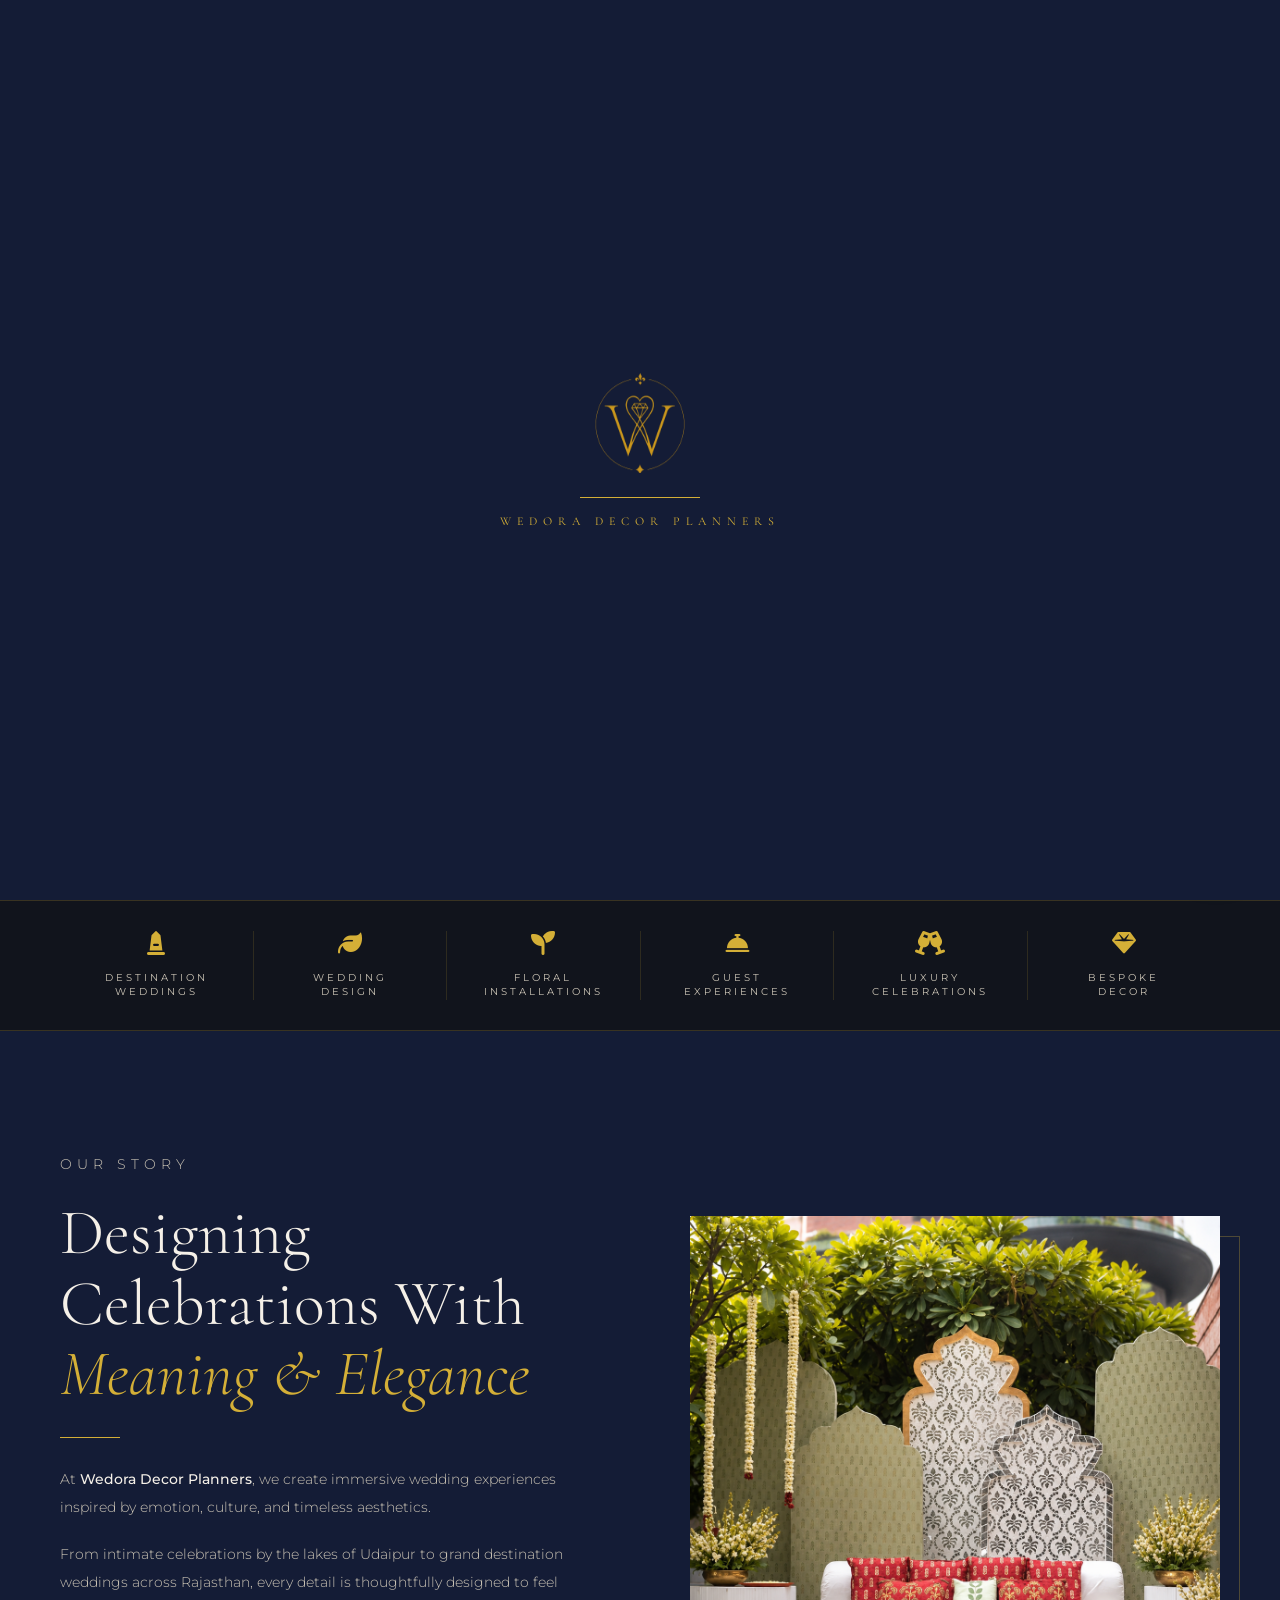
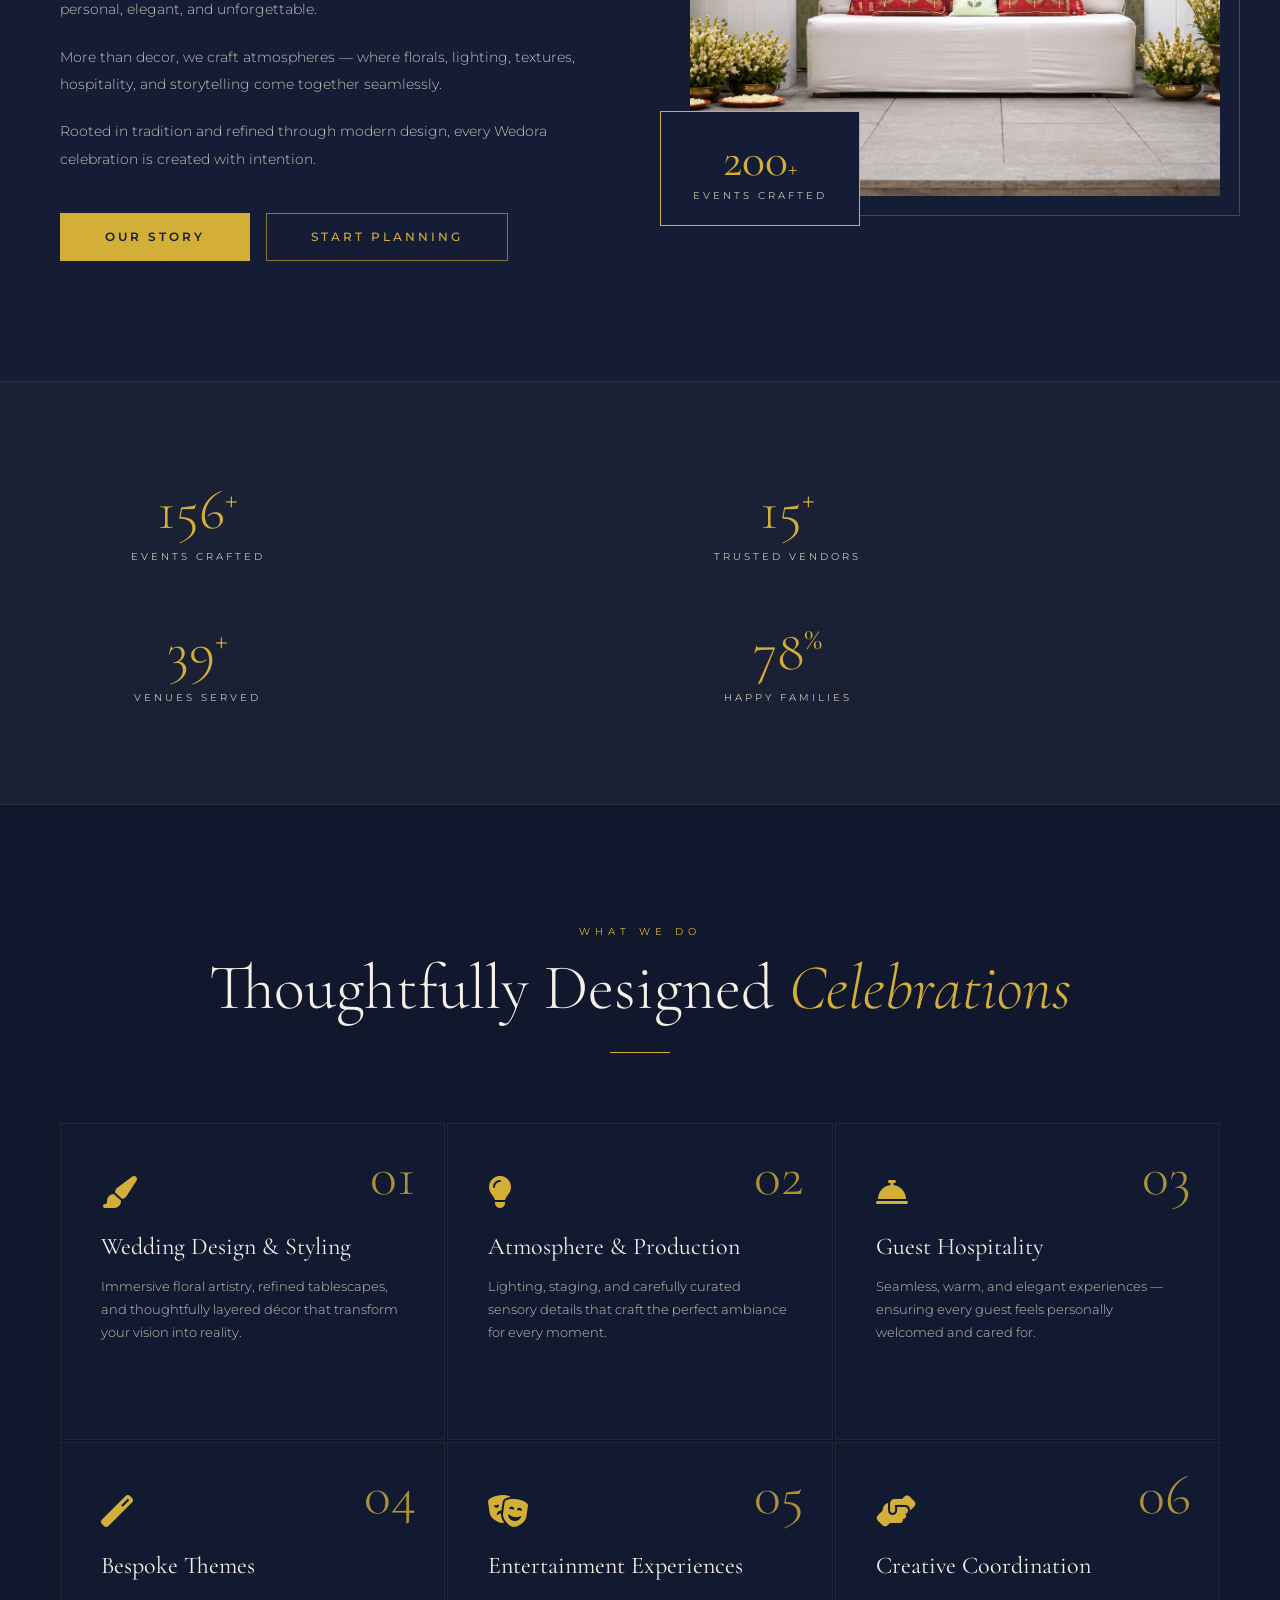
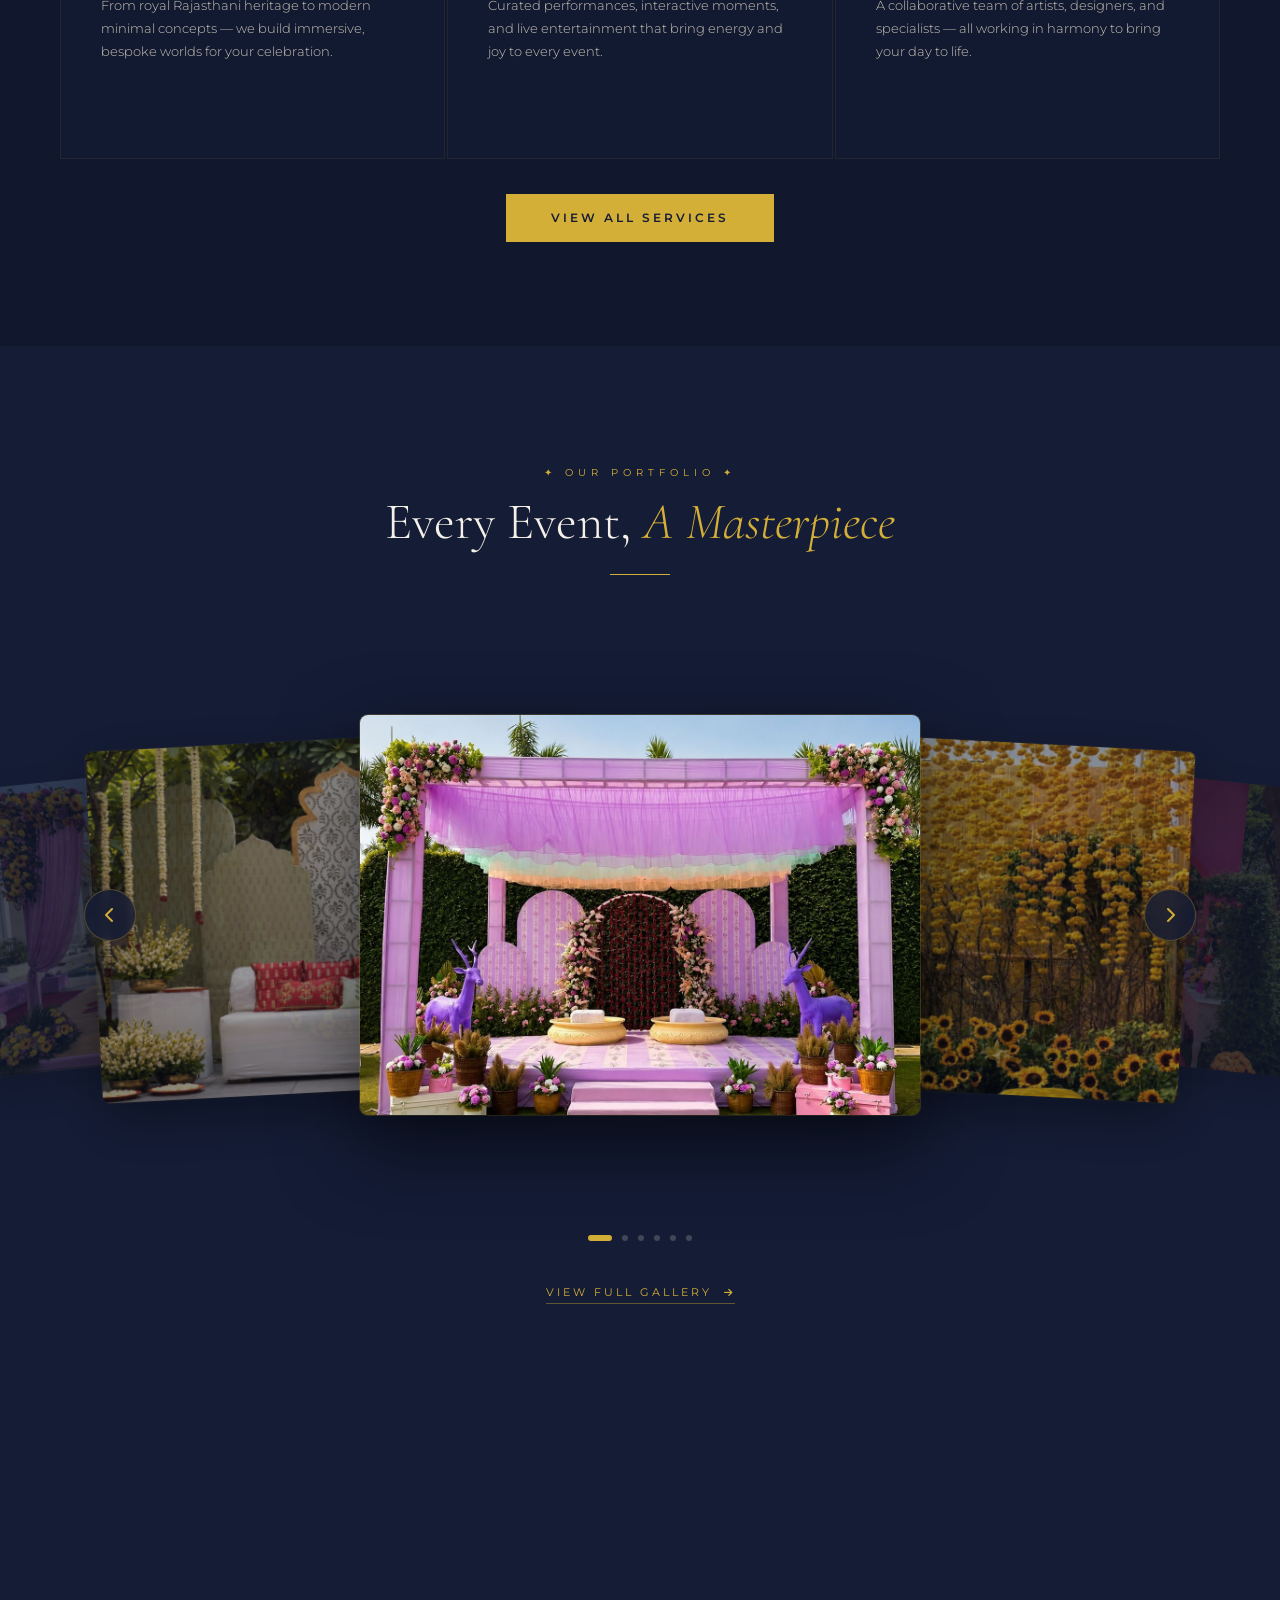
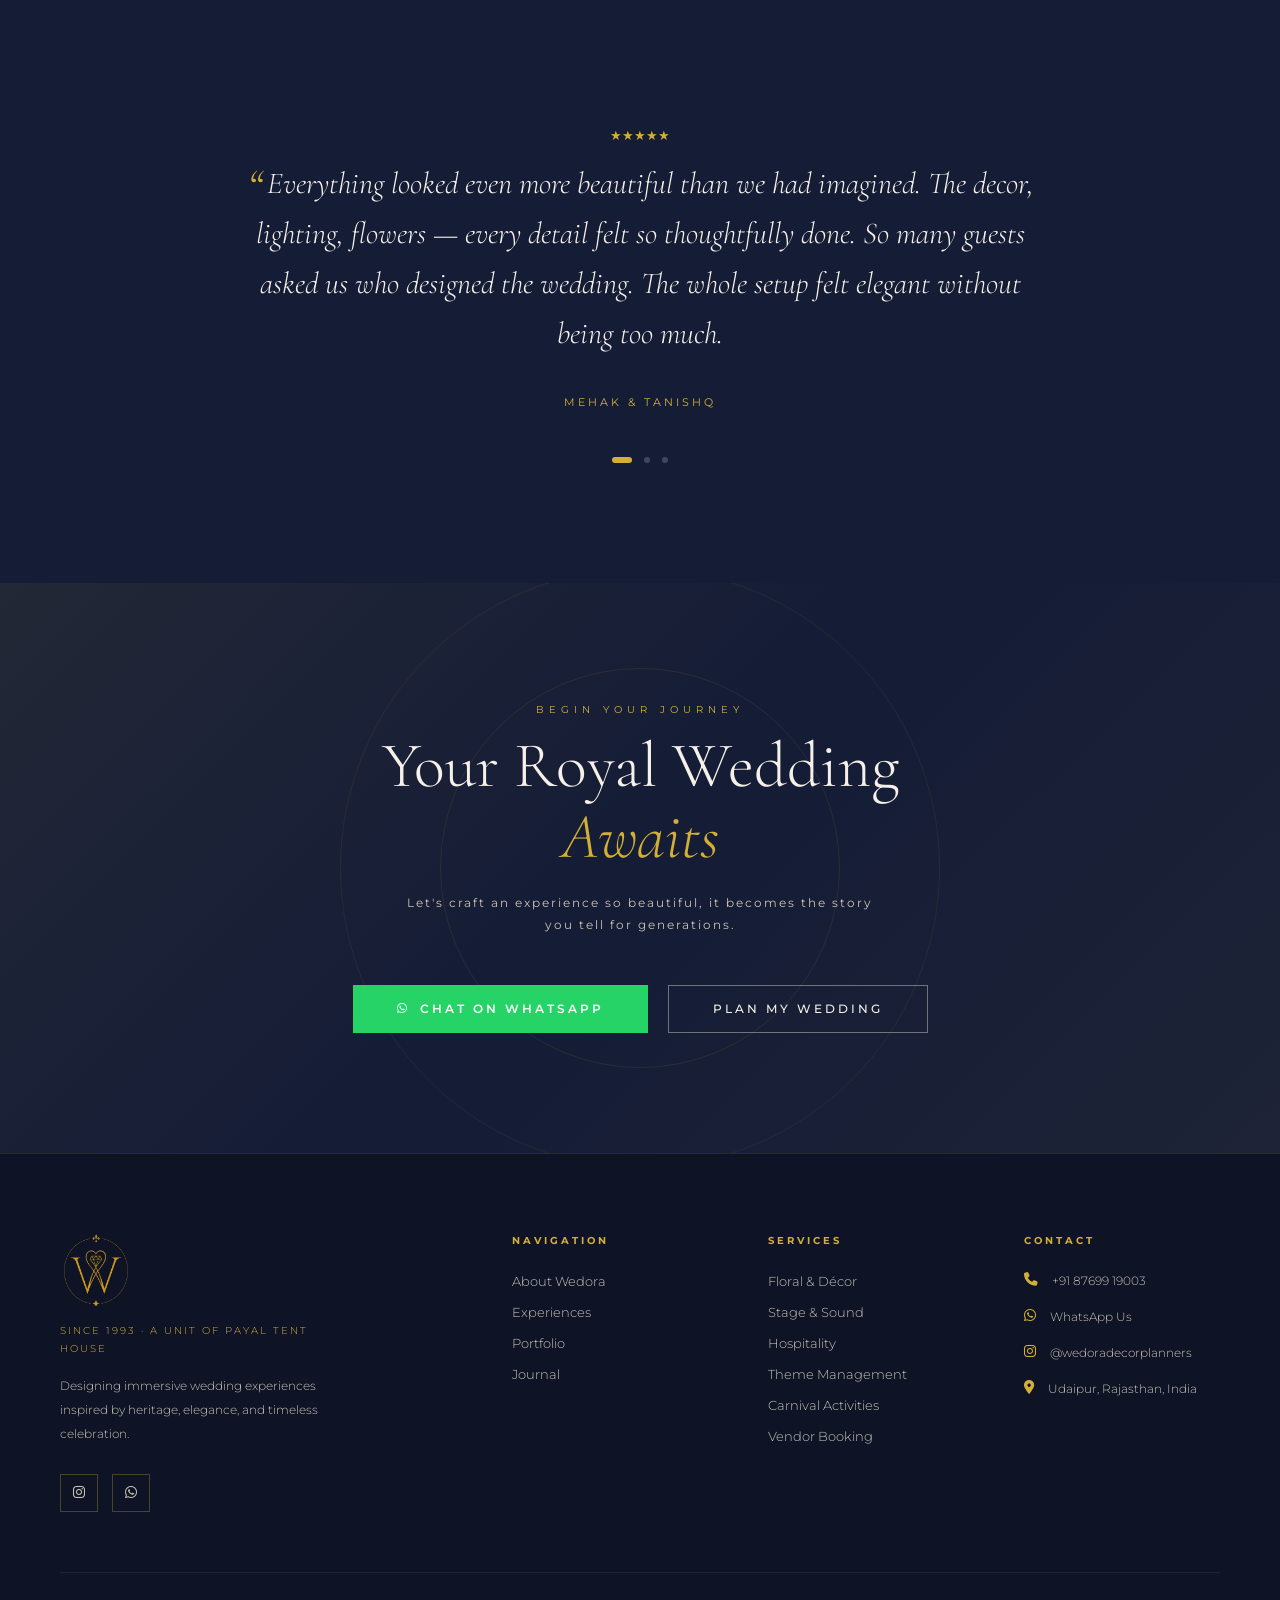
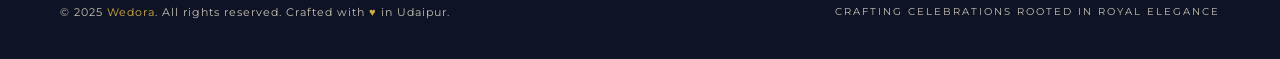
<file: index.html>
<!DOCTYPE html>
<html lang="en">

<head>
  <meta charset="UTF-8" />
  <meta name="viewport" content="width=device-width, initial-scale=1.0" />
  <title>Wedora — Crafting Celebrations Rooted in Royal Elegance</title>
  <link
    href="https://fonts.googleapis.com/css2?family=Cormorant+Garamond:ital,wght@0,300;0,400;0,600;1,300;1,400&family=Montserrat:wght@300;400;500;600&display=swap"
    rel="stylesheet" />
  <link rel="stylesheet" href="https://cdnjs.cloudflare.com/ajax/libs/font-awesome/6.5.0/css/all.min.css" />
  <link rel="stylesheet" href="stacked-gallery.css" />
  <style>
    :root {
      --navy: #141c36;
      --gold: #D4AF37;
      --gold-light: #e8cc6a;
      --gold-dark: #a8891f;
      --ivory: #F5F0E8;
      --ivory-dim: #c9c2b4;
      --white: #ffffff;
      --transition: cubic-bezier(0.77, 0, 0.175, 1);
    }

    *,
    *::before,
    *::after {
      margin: 0;
      padding: 0;
      box-sizing: border-box;
    }

    html {
      scroll-behavior: smooth;
      font-size: 16px;
    }

    body {
      background-color: var(--navy);
      color: var(--ivory);
      font-family: 'Montserrat', sans-serif;
      overflow-x: hidden;
    }

    ::-webkit-scrollbar {
      width: 4px;
    }

    ::-webkit-scrollbar-track {
      background: var(--navy);
    }

    ::-webkit-scrollbar-thumb {
      background: var(--gold);
      border-radius: 2px;
    }

    /* LOADER */
    #loader {
      position: fixed;
      inset: 0;
      background: var(--navy);
      display: flex;
      flex-direction: column;
      align-items: center;
      justify-content: center;
      z-index: 9999;
      transition: opacity 0.8s ease, visibility 0.8s ease;
    }

    #loader.hide {
      opacity: 0;
      visibility: hidden;
    }

    .loader-logo {
      width: 100px;
      opacity: 0;
      animation: loaderFade 1s ease 0.3s forwards;
    }

    .loader-line {
      width: 0;
      height: 1px;
      background: var(--gold);
      margin-top: 24px;
      animation: loaderLine 1.2s ease 0.8s forwards;
    }

    .loader-text {
      font-family: 'Cormorant Garamond', serif;
      color: var(--gold);
      letter-spacing: 6px;
      font-size: 0.75rem;
      margin-top: 16px;
      opacity: 0;
      text-transform: uppercase;
      animation: loaderFade 1s ease 1.5s forwards;
    }

    @keyframes loaderFade {
      to {
        opacity: 1;
      }
    }

    @keyframes loaderLine {
      to {
        width: 120px;
      }
    }

    /* NAV */
    nav {
      position: fixed;
      top: 0;
      left: 0;
      right: 0;
      z-index: 1000;
      display: flex;
      align-items: center;
      justify-content: space-between;
      padding: 24px 60px;
      transition: background 0.5s ease, padding 0.4s ease, backdrop-filter 0.5s ease;
    }

    nav.scrolled {
      background: rgba(20, 28, 54, 0.92);
      backdrop-filter: blur(16px);
      padding: 16px 60px;
      border-bottom: 1px solid rgba(212, 175, 55, 0.15);
    }

    .nav-logo img {
      height: 52px;
    }

    .nav-links {
      display: flex;
      gap: 40px;
      list-style: none;
    }

    .nav-links a {
      color: var(--ivory);
      text-decoration: none;
      font-size: 0.72rem;
      letter-spacing: 3px;
      text-transform: uppercase;
      font-weight: 500;
      position: relative;
      padding-bottom: 4px;
      transition: color 0.3s ease;
    }

    .nav-links a::after {
      content: '';
      position: absolute;
      bottom: 0;
      left: 0;
      width: 0;
      height: 1px;
      background: var(--gold);
      transition: width 0.4s var(--transition);
    }

    .nav-links a:hover,
    .nav-links a.active {
      color: var(--gold);
    }

    .nav-links a:hover::after,
    .nav-links a.active::after {
      width: 100%;
    }

    .nav-cta {
      background: transparent;
      border: 1px solid var(--gold);
      color: var(--gold);
      padding: 10px 28px;
      font-family: 'Montserrat', sans-serif;
      font-size: 0.7rem;
      letter-spacing: 3px;
      text-transform: uppercase;
      cursor: pointer;
      transition: all 0.4s ease;
      text-decoration: none;
    }

    .nav-cta:hover {
      background: var(--gold);
      color: var(--navy);
    }

    .hamburger {
      display: none;
      flex-direction: column;
      gap: 5px;
      cursor: pointer;
    }

    .hamburger span {
      width: 28px;
      height: 1px;
      background: var(--gold);
      transition: all 0.3s ease;
      display: block;
    }

    /* HERO */
    #hero {
      position: relative;
      height: 100vh;
      overflow: hidden;
      display: flex;
      align-items: center;
      justify-content: center;
    }

    .hero-slides {
      position: absolute;
      inset: 0;
    }

    .hero-slide {
      position: absolute;
      inset: 0;
      background-size: cover;
      background-position: center;
      opacity: 0;
      transition: opacity 1.8s ease;
    }

    .hero-slide.active {
      opacity: 1;
    }

    .hero-slide::after {
      content: '';
      position: absolute;
      inset: 0;
      background: rgba(0, 0, 0, 0.65);
    }

    .hero-slide-1 {
      background-image: url('images/hero/hero_royal_mandap_1778239391406.png');
    }

    .hero-slide-2 {
      background-image: url('images/hero/hero_floral_luxe_1778239406463.png');
    }

    .hero-slide-3 {
      background-image: url('images/hero/hero_destination_palace_1778239423048.png');
    }

    .hero-slide-4 {
      background-image: url('images/hero/hero_intimate_lakeside_1778239438909.png');
    }

    .hero-content {
      position: relative;
      z-index: 2;
      text-align: center;
      padding: 88px 20px 0;
    }

    .hero-eyebrow {
      font-size: 0.68rem;
      letter-spacing: 6px;
      text-transform: uppercase;
      color: var(--gold);
      margin-bottom: 8px;
      opacity: 0;
      animation: fadeUp 1s ease 2.2s forwards;
    }

    .hero-title {
      font-family: 'Cormorant Garamond', serif;
      font-size: clamp(2.2rem, 8vw, 6.5rem);
      font-weight: 300;
      line-height: 1.05;
      color: var(--ivory);
      margin-bottom: 24px;
      opacity: 0;
      animation: fadeUp 1s ease 2.5s forwards;
    }

    .hero-title span {
      color: var(--gold);
      font-style: italic;
    }

    .hero-sub {
      font-size: 0.78rem;
      letter-spacing: 3px;
      text-transform: uppercase;
      color: var(--ivory-dim);
      margin-bottom: 48px;
      opacity: 0;
      animation: fadeUp 1s ease 2.8s forwards;
    }

    .hero-btns {
      display: flex;
      gap: 20px;
      justify-content: center;
      flex-wrap: wrap;
      opacity: 0;
      animation: fadeUp 1s ease 3.1s forwards;
    }

    .btn-primary {
      background: var(--gold);
      color: var(--navy);
      padding: 16px 44px;
      font-size: 0.72rem;
      letter-spacing: 3px;
      text-transform: uppercase;
      text-decoration: none;
      font-weight: 600;
      transition: all 0.4s ease;
      border: 1px solid var(--gold);
      font-family: 'Montserrat', sans-serif;
    }

    .btn-primary:hover {
      background: transparent;
      color: var(--gold);
    }

    .btn-outline {
      background: transparent;
      color: var(--ivory);
      padding: 16px 44px;
      font-size: 0.72rem;
      letter-spacing: 3px;
      text-transform: uppercase;
      text-decoration: none;
      font-weight: 500;
      border: 1px solid rgba(245, 240, 232, 0.4);
      transition: all 0.4s ease;
      font-family: 'Montserrat', sans-serif;
    }

    .btn-outline:hover {
      border-color: var(--gold);
      color: var(--gold);
    }

    .hero-scroll {
      position: absolute;
      bottom: 40px;
      left: 50%;
      transform: translateX(-50%);
      z-index: 2;
      display: flex;
      flex-direction: column;
      align-items: center;
      gap: 8px;
      opacity: 0;
      animation: fadeUp 1s ease 3.4s forwards;
    }

    .hero-scroll span {
      font-size: 0.6rem;
      letter-spacing: 4px;
      text-transform: uppercase;
      color: var(--ivory-dim);
    }

    .scroll-line {
      width: 1px;
      height: 50px;
      background: linear-gradient(to bottom, var(--gold), transparent);
      animation: scrollPulse 2s ease infinite;
    }

    @keyframes scrollPulse {

      0%,
      100% {
        opacity: 1;
        transform: scaleY(1);
      }

      50% {
        opacity: 0.4;
        transform: scaleY(0.8);
      }
    }

    .hero-dots {
      position: absolute;
      bottom: 40px;
      right: 60px;
      z-index: 2;
      display: flex;
      gap: 10px;
    }

    .hero-dot {
      width: 6px;
      height: 6px;
      border-radius: 50%;
      background: rgba(245, 240, 232, 0.3);
      cursor: pointer;
      transition: all 0.4s ease;
    }

    .hero-dot.active {
      background: var(--gold);
      width: 24px;
      border-radius: 3px;
    }

    @keyframes fadeUp {
      from {
        opacity: 0;
        transform: translateY(30px);
      }

      to {
        opacity: 1;
        transform: translateY(0);
      }
    }

    .hero-ornament {
      display: flex;
      align-items: center;
      justify-content: center;
      gap: 12px;
      margin-bottom: 24px;
      color: var(--gold);
      opacity: 0;
      animation: fadeUp 1s ease 2.3s forwards;
    }

    .hero-ornament::before,
    .hero-ornament::after {
      content: '';
      height: 1px;
      width: 40px;
      background: var(--gold);
    }

    .hero-ornament i {
      font-size: 0.6rem;
    }

    .since-unit {
      display: flex;
      align-items: center;
      justify-content: center;
      gap: 15px;
      margin-top: 10px;
    }

    .since-unit::before,
    .since-unit::after {
      content: '';
      height: 1px;
      width: 30px;
      background: rgba(212, 175, 55, 0.4);
    }

    .since-unit span {
      font-size: 0.65rem;
      color: var(--ivory-dim);
      letter-spacing: 2px;
      text-transform: uppercase;
    }

    /* FEATURES BAR */
    .features-bar {
      background: #11141c;
      border-top: 1px solid rgba(212, 175, 55, 0.2);
      border-bottom: 1px solid rgba(212, 175, 55, 0.2);
      padding: 30px 60px;
    }

    .features-grid {
      display: flex;
      justify-content: space-between;
      max-width: 1400px;
      margin: 0 auto;
    }

    .feature-item {
      display: flex;
      flex-direction: column;
      align-items: center;
      text-align: center;
      gap: 16px;
      flex: 1;
      border-right: 1px solid rgba(212, 175, 55, 0.15);
    }

    .feature-item:last-child {
      border-right: none;
    }

    .feature-item i {
      color: var(--gold);
      font-size: 1.5rem;
    }

    .feature-item span {
      font-size: 0.6rem;
      letter-spacing: 3px;
      text-transform: uppercase;
      color: var(--ivory-dim);
      line-height: 1.5;
    }

    @media (max-width: 1024px) {
      .features-grid {
        flex-wrap: wrap;
        gap: 30px;
      }

      .feature-item {
        flex: 0 0 calc(33.33% - 20px);
        border-right: none;
      }
    }

    @media (max-width: 768px) {
      .feature-item {
        flex: 0 0 calc(50% - 15px);
      }
    }

    /* SECTIONS COMMON */
    section {
      padding: 120px 60px;
    }

    .section-label {
      font-size: 0.62rem;
      letter-spacing: 5px;
      text-transform: uppercase;
      color: var(--gold);
      margin-bottom: 16px;
    }

    .section-title {
      font-family: 'Cormorant Garamond', serif;
      font-size: clamp(2.4rem, 5vw, 4rem);
      font-weight: 300;
      line-height: 1.1;
      color: var(--ivory);
    }

    .section-title span {
      color: var(--gold);
      font-style: italic;
    }

    .gold-line {
      width: 60px;
      height: 1px;
      background: var(--gold);
      margin: 28px 0;
    }

    /* ABOUT INTRO */
    #about-intro {
      display: grid;
      grid-template-columns: 1fr 1fr;
      gap: 100px;
      align-items: center;
    }

    .about-text p {
      font-size: 0.88rem;
      line-height: 1.95;
      color: var(--ivory-dim);
      margin-bottom: 20px;
      font-weight: 300;
    }

    .about-text p strong {
      color: var(--ivory);
      font-weight: 500;
    }

    .about-image-wrap {
      position: relative;
    }

    .about-image-wrap img {
      width: 100%;
      height: 580px;
      object-fit: cover;
      display: block;
    }

    .about-image-border {
      position: absolute;
      top: 20px;
      left: 20px;
      right: -20px;
      bottom: -20px;
      border: 1px solid rgba(212, 175, 55, 0.3);
      z-index: -1;
    }

    .about-badge {
      position: absolute;
      bottom: -30px;
      left: -30px;
      background: var(--navy);
      border: 1px solid var(--gold);
      padding: 24px 32px;
      text-align: center;
    }

    .about-badge .num {
      font-family: 'Cormorant Garamond', serif;
      font-size: 3rem;
      color: var(--gold);
      line-height: 1;
    }

    .about-badge .lbl {
      font-size: 0.6rem;
      letter-spacing: 3px;
      text-transform: uppercase;
      color: var(--ivory-dim);
      margin-top: 6px;
    }

    /* STATS */
    #stats {
      padding: 80px 60px;
      border-top: 1px solid rgba(212, 175, 55, 0.1);
      border-bottom: 1px solid rgba(212, 175, 55, 0.1);
      background: rgba(212, 175, 55, 0.03);
    }

    .stats-grid {
      display: grid;
      grid-template-columns: repeat(4, 1fr);
      gap: 20px;
      text-align: center;
    }

    .stat-item {
      padding: 20px;
    }

    .stat-num {
      font-family: 'Cormorant Garamond', serif;
      font-size: 3.5rem;
      color: var(--gold);
      line-height: 1;
      font-weight: 300;
    }

    .stat-plus {
      font-size: 2rem;
      vertical-align: super;
    }

    .stat-label {
      font-size: 0.65rem;
      letter-spacing: 3px;
      text-transform: uppercase;
      color: var(--ivory-dim);
      margin-top: 12px;
    }

    .stat-divider {
      width: 1px;
      background: rgba(212, 175, 55, 0.2);
      margin: auto;
    }

    /* SERVICES */
    #services {
      background: rgba(0, 0, 0, 0.15);
    }

    .services-header {
      text-align: center;
      margin-bottom: 70px;
    }

    .services-header .gold-line {
      margin: 28px auto;
    }

    .services-grid {
      display: grid;
      grid-template-columns: repeat(3, 1fr);
      gap: 2px;
    }

    .service-card {
      position: relative;
      overflow: hidden;
      padding: 52px 40px;
      cursor: pointer;
      border: 1px solid rgba(212, 175, 55, 0.08);
      transition: all 0.5s var(--transition);
      background: rgba(20, 28, 54, 0.5);
    }

    .service-card::before {
      content: '';
      position: absolute;
      inset: 0;
      background: linear-gradient(135deg, rgba(212, 175, 55, 0.08), transparent);
      opacity: 0;
      transition: opacity 0.5s ease;
    }

    .service-card:hover::before {
      opacity: 1;
    }

    .service-card:hover {
      border-color: rgba(212, 175, 55, 0.4);
      transform: translateY(-4px);
    }

    .service-icon {
      font-size: 2rem;
      color: var(--gold);
      margin-bottom: 24px;
      display: block;
      transition: transform 0.4s ease;
    }

    .service-card:hover .service-icon {
      transform: scale(1.15);
    }

    .service-num {
      position: absolute;
      top: 24px;
      right: 28px;
      font-family: 'Cormorant Garamond', serif;
      font-size: 3.5rem;
      color: var(--gold);
      opacity: 0.8;
      font-weight: 300;
      line-height: 1;
    }

    .service-card h3 {
      font-family: 'Cormorant Garamond', serif;
      font-size: 1.5rem;
      color: var(--ivory);
      margin-bottom: 14px;
      font-weight: 400;
    }

    .service-card p {
      font-size: 0.8rem;
      color: var(--ivory-dim);
      line-height: 1.8;
      font-weight: 300;
    }

    .service-arrow {
      margin-top: 28px;
      color: var(--gold);
      font-size: 0.75rem;
      letter-spacing: 2px;
      text-transform: uppercase;
      opacity: 0;
      transform: translateX(-10px);
      transition: all 0.4s ease;
      display: flex;
      align-items: center;
      gap: 10px;
    }

    .service-card:hover .service-arrow {
      opacity: 1;
      transform: translateX(0);
    }

    /* GALLERY PREVIEW */
    #gallery-preview {
      padding: 120px 60px;
    }

    .gallery-header {
      display: flex;
      justify-content: space-between;
      align-items: flex-end;
      margin-bottom: 60px;
    }

    .gallery-header a {
      color: var(--gold);
      text-decoration: none;
      font-size: 0.7rem;
      letter-spacing: 3px;
      text-transform: uppercase;
      border-bottom: 1px solid rgba(212, 175, 55, 0.4);
      padding-bottom: 4px;
      transition: border-color 0.3s ease;
    }

    .gallery-header a:hover {
      border-color: var(--gold);
    }

    .gallery-themes {
      display: flex;
      gap: 12px;
      margin-bottom: 40px;
      flex-wrap: wrap;
    }

    .theme-tag {
      padding: 8px 20px;
      border: 1px solid rgba(212, 175, 55, 0.25);
      font-size: 0.65rem;
      letter-spacing: 2px;
      text-transform: uppercase;
      color: var(--ivory-dim);
      cursor: pointer;
      transition: all 0.3s ease;
      background: transparent;
    }

    .theme-tag:hover,
    .theme-tag.active {
      border-color: var(--gold);
      color: var(--gold);
      background: rgba(212, 175, 55, 0.06);
    }

    .gallery-grid {
      display: grid;
      grid-template-columns: repeat(12, 1fr);
      grid-template-rows: auto;
      gap: 8px;
    }

    .gallery-item {
      overflow: hidden;
      position: relative;
      cursor: pointer;
    }

    .gallery-item:nth-child(1) {
      grid-column: span 5;
      grid-row: span 2;
    }

    .gallery-item:nth-child(2) {
      grid-column: span 4;
    }

    .gallery-item:nth-child(3) {
      grid-column: span 3;
    }

    .gallery-item:nth-child(4) {
      grid-column: span 4;
    }

    .gallery-item:nth-child(5) {
      grid-column: span 3;
    }

    .gallery-item:nth-child(6) {
      grid-column: span 5;
    }

    .gallery-item img {
      width: 100%;
      height: 100%;
      object-fit: cover;
      min-height: 220px;
      transition: transform 0.8s var(--transition);
      display: block;
    }

    .gallery-item:hover img {
      transform: scale(1.08);
    }

    .gallery-item-overlay {
      position: absolute;
      inset: 0;
      background: linear-gradient(to top, rgba(20, 28, 54, 0.85), transparent 50%);
      opacity: 0;
      transition: opacity 0.4s ease;
      display: flex;
      align-items: flex-end;
      padding: 24px;
    }

    .gallery-item:hover .gallery-item-overlay {
      opacity: 1;
    }

    .gallery-item-label {
      font-family: 'Cormorant Garamond', serif;
      font-size: 1.1rem;
      color: var(--ivory);
      font-style: italic;
    }


    /* TESTIMONIALS */
    #testimonials {
      padding: 120px 60px;
      text-align: center;
    }

    .testimonials-header .gold-line {
      margin: 28px auto;
    }

    .testimonial-slider {
      position: relative;
      max-width: 800px;
      margin: 60px auto 0;
    }

    .testimonial-slide {
      display: none;
      animation: fadeUp 0.6s ease;
    }

    .testimonial-slide.active {
      display: block;
    }

    .testimonial-quote {
      font-family: 'Cormorant Garamond', serif;
      font-size: clamp(1.3rem, 3vw, 1.9rem);
      color: var(--ivory);
      line-height: 1.65;
      font-style: italic;
      font-weight: 300;
      margin-bottom: 36px;
    }

    .testimonial-quote::before {
      content: '\201C';
      color: var(--gold);
      font-size: 3rem;
      line-height: 0;
      vertical-align: -0.5rem;
      margin-right: 4px;
    }

    .testimonial-author {
      font-size: 0.7rem;
      letter-spacing: 3px;
      text-transform: uppercase;
      color: var(--gold);
    }

    .testimonial-location {
      font-size: 0.65rem;
      color: var(--ivory-dim);
      margin-top: 6px;
      letter-spacing: 2px;
    }

    .testimonial-stars {
      color: var(--gold);
      margin-bottom: 16px;
      font-size: 0.8rem;
    }

    .testimonial-nav {
      display: flex;
      justify-content: center;
      gap: 12px;
      margin-top: 48px;
    }

    .t-dot {
      width: 6px;
      height: 6px;
      border-radius: 50%;
      background: rgba(245, 240, 232, 0.2);
      cursor: pointer;
      transition: all 0.3s ease;
    }

    .t-dot.active {
      background: var(--gold);
      width: 20px;
      border-radius: 3px;
    }

    /* CTA BANNER */
    #cta-banner {
      padding: 120px 60px;
      text-align: center;
      position: relative;
      overflow: hidden;
      background: linear-gradient(135deg, rgba(212, 175, 55, 0.08) 0%, rgba(20, 28, 54, 1) 50%, rgba(212, 175, 55, 0.05) 100%);
    }

    #cta-banner::before {
      content: '';
      position: absolute;
      top: 50%;
      left: 50%;
      transform: translate(-50%, -50%);
      width: 600px;
      height: 600px;
      border-radius: 50%;
      border: 1px solid rgba(212, 175, 55, 0.08);
    }

    #cta-banner::after {
      content: '';
      position: absolute;
      top: 50%;
      left: 50%;
      transform: translate(-50%, -50%);
      width: 400px;
      height: 400px;
      border-radius: 50%;
      border: 1px solid rgba(212, 175, 55, 0.1);
    }

    .cta-content {
      position: relative;
      z-index: 1;
    }

    .cta-title {
      font-family: 'Cormorant Garamond', serif;
      font-size: clamp(2.5rem, 5vw, 4.5rem);
      color: var(--ivory);
      font-weight: 300;
      margin-bottom: 20px;
      line-height: 1.1;
    }

    .cta-title span {
      color: var(--gold);
      font-style: italic;
    }

    .cta-sub {
      font-size: 0.78rem;
      color: var(--ivory-dim);
      letter-spacing: 2px;
      margin-bottom: 48px;
      max-width: 480px;
      margin-left: auto;
      margin-right: auto;
      line-height: 1.8;
    }

    .cta-btns {
      display: flex;
      gap: 20px;
      justify-content: center;
      flex-wrap: wrap;
    }

    .btn-whatsapp {
      background: #25D366;
      color: white;
      padding: 16px 44px;
      font-size: 0.72rem;
      letter-spacing: 3px;
      text-transform: uppercase;
      text-decoration: none;
      font-weight: 600;
      transition: all 0.4s ease;
      display: flex;
      align-items: center;
      gap: 10px;
      font-family: 'Montserrat', sans-serif;
    }

    .btn-whatsapp:hover {
      background: #1ebe5d;
      transform: translateY(-2px);
    }

    /* FOOTER */
    footer {
      background: rgba(0, 0, 0, 0.3);
      border-top: 1px solid rgba(212, 175, 55, 0.15);
      padding: 80px 60px 40px;
    }

    .footer-grid {
      display: grid;
      grid-template-columns: 2fr 1fr 1fr 1fr;
      gap: 60px;
      margin-bottom: 60px;
    }

    .footer-brand img {
      height: 64px;
      margin-bottom: 24px;
    }

    .footer-brand p {
      font-size: 0.78rem;
      color: var(--ivory-dim);
      line-height: 1.9;
      font-weight: 300;
      max-width: 280px;
    }

    .footer-col h4 {
      font-size: 0.65rem;
      letter-spacing: 3px;
      text-transform: uppercase;
      color: var(--gold);
      margin-bottom: 24px;
    }

    .footer-col ul {
      list-style: none;
    }

    .footer-col ul li {
      margin-bottom: 12px;
    }

    .footer-col ul li a {
      color: var(--ivory-dim);
      text-decoration: none;
      font-size: 0.8rem;
      font-weight: 300;
      transition: color 0.3s ease;
    }

    .footer-col ul li a:hover {
      color: var(--gold);
    }

    .footer-contact-item {
      display: flex;
      gap: 14px;
      margin-bottom: 16px;
      align-items: flex-start;
    }

    .footer-contact-item i {
      color: var(--gold);
      font-size: 0.85rem;
      margin-top: 2px;
    }

    .footer-contact-item span {
      font-size: 0.78rem;
      color: var(--ivory-dim);
      font-weight: 300;
      line-height: 1.6;
    }

    .footer-social {
      display: flex;
      gap: 14px;
      margin-top: 28px;
    }

    .social-icon {
      width: 38px;
      height: 38px;
      border: 1px solid rgba(212, 175, 55, 0.3);
      display: flex;
      align-items: center;
      justify-content: center;
      color: var(--ivory-dim);
      font-size: 0.85rem;
      transition: all 0.3s ease;
      text-decoration: none;
    }

    .social-icon:hover {
      border-color: var(--gold);
      color: var(--gold);
      background: rgba(212, 175, 55, 0.08);
    }

    .footer-bottom {
      border-top: 1px solid rgba(212, 175, 55, 0.1);
      padding-top: 32px;
      display: flex;
      justify-content: space-between;
      align-items: center;
    }

    .footer-bottom p {
      font-size: 0.7rem;
      color: var(--ivory-dim);
      letter-spacing: 1px;
    }

    .footer-bottom span {
      color: var(--gold);
    }

    /* WHATSAPP FLOAT */
    .whatsapp-float {
      position: fixed;
      bottom: 36px;
      right: 36px;
      z-index: 999;
      width: 56px;
      height: 56px;
      border-radius: 50%;
      background: #25D366;
      display: flex;
      align-items: center;
      justify-content: center;
      color: white;
      font-size: 1.5rem;
      text-decoration: none;
      box-shadow: 0 8px 32px rgba(37, 211, 102, 0.4);
      transition: all 0.3s ease;
      animation: pulse 2.5s ease infinite;
    }

    .whatsapp-float:hover {
      transform: scale(1.1);
      background: #1ebe5d;
    }

    @keyframes pulse {

      0%,
      100% {
        box-shadow: 0 8px 32px rgba(37, 211, 102, 0.4);
      }

      50% {
        box-shadow: 0 8px 48px rgba(37, 211, 102, 0.7);
      }
    }

    /* REVEAL */
    .reveal {
      opacity: 0;
      transform: translateY(40px);
      transition: opacity 0.9s ease, transform 0.9s var(--transition);
    }

    .reveal.visible {
      opacity: 1;
      transform: translateY(0);
    }

    /* MOBILE MENU */
    .mobile-menu {
      display: none;
      position: fixed;
      inset: 0;
      background: rgba(20, 28, 54, 0.98);
      backdrop-filter: blur(20px);
      z-index: 998;
      flex-direction: column;
      align-items: center;
      justify-content: center;
      gap: 36px;
    }

    .mobile-menu.open {
      display: flex;
    }

    .mobile-menu a {
      font-family: 'Cormorant Garamond', serif;
      font-size: 2.5rem;
      color: var(--ivory);
      text-decoration: none;
      font-weight: 300;
      transition: color 0.3s ease;
    }

    .mobile-menu a:hover {
      color: var(--gold);
    }

    .menu-close {
      position: absolute;
      top: 28px;
      right: 36px;
      font-size: 1.5rem;
      color: var(--gold);
      cursor: pointer;
      background: none;
      border: none;
    }

    /* RESPONSIVE */
    @media (max-width: 1024px) {
      nav {
        padding: 20px 32px;
      }

      nav.scrolled {
        padding: 14px 32px;
      }

      section {
        padding: 100px 32px;
      }

      #about-intro {
        grid-template-columns: 1fr;
        gap: 60px;
      }

      .about-image-wrap {
        order: -1;
      }

      .stats-grid {
        grid-template-columns: repeat(2, 1fr);
      }

      .stat-divider {
        display: none;
      }

      .services-grid {
        grid-template-columns: repeat(2, 1fr);
      }

      .footer-grid {
        grid-template-columns: 1fr 1fr;
        gap: 40px;
      }
    }

    @media (max-width: 768px) {

      .nav-links,
      .nav-cta {
        display: none;
      }

      .hamburger {
        display: flex;
      }

      section {
        padding: 80px 24px;
      }

      .hero-dots {
        right: 24px;
      }

      .hero-content {
        padding-top: 60px;
      }

      .gallery-grid {
        grid-template-columns: 1fr 1fr;
      }

      .gallery-item {
        grid-column: span 1 !important;
        grid-row: span 1 !important;
      }

      .services-grid {
        grid-template-columns: 1fr;
      }

      .footer-grid {
        grid-template-columns: 1fr;
      }

      .footer-bottom {
        flex-direction: column;
        gap: 12px;
        text-align: center;
      }

      .gallery-header {
        flex-direction: column;
        align-items: flex-start;
        gap: 20px;
      }

      #stats {
        padding: 60px 24px;
      }
    }
    #page-overlay{position:fixed;inset:0;background:#141c36;z-index:9998;transition:opacity .26s ease;pointer-events:none;}
  </style>
</head>

<body>
<div id="page-overlay"></div>

  <div id="loader">
    <img src="images/logo.png" alt="Wedora Logo" class="loader-logo" style="width: 100px; height: auto;" />
    <div class="loader-line"></div>
    <p class="loader-text">Wedora Decor Planners</p>
  </div>

  <a href="https://wa.me/918769919003" target="_blank" class="whatsapp-float" title="Chat on WhatsApp">
    <i class="fab fa-whatsapp"></i>
  </a>

  <div class="mobile-menu" id="mobileMenu">
    <button class="menu-close" onclick="closeMobileMenu()"><i class="fas fa-times"></i></button>
    <a href="index.html" onclick="closeMobileMenu()">Home</a>
    <a href="about.html" onclick="closeMobileMenu()">About</a>
    <a href="services.html" onclick="closeMobileMenu()">Experiences</a>
    <a href="gallery.html" onclick="closeMobileMenu()">Portfolio</a>
    <a href="stories.html" onclick="closeMobileMenu()">Journal</a>
    <a href="contact.html" onclick="closeMobileMenu()">Contact</a>
  </div>

  <nav id="navbar">
    <a href="index.html" class="nav-logo">
      <img src="images/logo.png" alt="Wedora Logo" style="height: 52px; width: auto;" />
    </a>
    <ul class="nav-links">
      <li><a href="about.html">About</a></li>
      <li><a href="services.html">Experiences</a></li>
      <li><a href="gallery.html">Portfolio</a></li>
      <li><a href="stories.html">Journal</a></li>
      <li><a href="contact.html">Contact</a></li>
    </ul>
    <a href="https://wa.me/918769919003" class="nav-cta" target="_blank">Book Consultation</a>
    <div class="hamburger" onclick="openMobileMenu()">
      <span></span><span></span><span></span>
    </div>
  </nav>

  <section id="hero">
    <div class="hero-slides">
      <div class="hero-slide hero-slide-1 active"></div>
      <div class="hero-slide hero-slide-2"></div>
      <div class="hero-slide hero-slide-3"></div>
      <div class="hero-slide hero-slide-4"></div>
    </div>
    <div class="hero-content">
      <p class="hero-eyebrow">A Bespoke Celebration Experience</p>
      <div class="hero-ornament">
        <i class="fas fa-seedling"></i>
      </div>
      <h1 class="hero-title">Crafting Celebrations<br />Rooted in <span>Royal</span> Elegance</h1>
      <div class="hero-btns">
        <a href="https://wa.me/918769919003" class="btn-primary" target="_blank">Let's Plan Together</a>
        <a href="gallery.html" class="btn-outline">View Portfolio &rarr;</a>
      </div>
      <div class="hero-since" style="margin-top: 48px; opacity: 0; animation: fadeUp 1s ease 3.4s forwards;">
        <i class="fas fa-crown" style="color:var(--gold); font-size: 1rem; margin-bottom: 12px;"></i>
        <p style="font-size:0.75rem;letter-spacing:3px;text-transform:uppercase;color:var(--gold);">Since 1993</p>
        <div class="since-unit">
          <span>A unit of Payal Tent House</span>
        </div>
      </div>
    </div>

    <div class="hero-dots" id="heroDots"></div>
  </section>

  <div class="features-bar">
    <div class="features-grid">
      <div class="feature-item">
        <i class="fas fa-monument"></i>
        <span>Destination<br>Weddings</span>
      </div>
      <div class="feature-item">
        <i class="fas fa-leaf"></i>
        <span>Wedding<br>Design</span>
      </div>
      <div class="feature-item">
        <i class="fas fa-seedling"></i>
        <span>Floral<br>Installations</span>
      </div>
      <div class="feature-item">
        <i class="fas fa-concierge-bell"></i>
        <span>Guest<br>Experiences</span>
      </div>
      <div class="feature-item">
        <i class="fas fa-glass-cheers"></i>
        <span>Luxury<br>Celebrations</span>
      </div>
      <div class="feature-item">
        <i class="fas fa-gem"></i>
        <span>Bespoke<br>Decor</span>
      </div>
    </div>
  </div>

  <section id="about-intro">
    <div class="about-text reveal">
      <p class="section-label">Our Story</p>
      <h2 class="section-title">Designing Celebrations With<br /><span>Meaning & Elegance</span></h2>
      <div class="gold-line"></div>
      <p>At <strong>Wedora Decor Planners</strong>, we create immersive wedding experiences inspired by emotion,
        culture, and timeless aesthetics.</p>
      <p>From intimate celebrations by the lakes of Udaipur to grand destination weddings across Rajasthan, every detail
        is thoughtfully designed to feel personal, elegant, and unforgettable.</p>
      <p>More than decor, we craft atmospheres — where florals, lighting, textures, hospitality, and storytelling come
        together seamlessly.</p>
      <p>Rooted in tradition and refined through modern design, every Wedora celebration is created with intention.</p>
      <div style="margin-top: 40px; display:flex; gap:16px; flex-wrap:wrap;">
        <a href="about.html" class="btn-primary">Our Story</a>
        <a href="https://wa.me/918769919003" class="btn-outline" target="_blank"
          style="border-color:rgba(212,175,55,0.6);color:var(--gold);">Start Planning</a>
      </div>
    </div>
    <div class="about-image-wrap reveal">
      <img src="images/Sage Symphony/2.png" alt="Wedora Wedding Décor" />
      <div class="about-image-border"></div>
      <div class="about-badge">
        <div class="num">200<span style="font-size:1.5rem">+</span></div>
        <div class="lbl">Events Crafted</div>
      </div>
    </div>
  </section>

  <div id="stats">
    <div class="stats-grid">
      <div class="stat-item reveal">
        <div class="stat-num"><span class="counter" data-target="200">0</span><span class="stat-plus">+</span></div>
        <div class="stat-label">Events Crafted</div>
      </div>
      <div class="stat-divider"></div>
      <div class="stat-item reveal">
        <div class="stat-num"><span class="counter" data-target="20">0</span><span class="stat-plus">+</span></div>
        <div class="stat-label">Trusted Vendors</div>
      </div>
      <div class="stat-divider"></div>
      <div class="stat-item reveal">
        <div class="stat-num"><span class="counter" data-target="50">0</span><span class="stat-plus">+</span></div>
        <div class="stat-label">Venues Served</div>
      </div>
      <div class="stat-divider"></div>
      <div class="stat-item reveal">
        <div class="stat-num"><span class="counter" data-target="100">0</span><span class="stat-plus">%</span></div>
        <div class="stat-label">Happy Families</div>
      </div>
    </div>
  </div>

  <section id="services">
    <div class="services-header reveal">
      <p class="section-label">What We Do</p>
      <h2 class="section-title">Thoughtfully Designed <span>Celebrations</span></h2>
      <div class="gold-line"></div>
    </div>
    <div class="services-grid">
      <div class="service-card reveal">
        <span class="service-num">01</span>
        <i class="fas fa-paint-brush service-icon"></i>
        <h3>Wedding Design & Styling</h3>
        <p>Immersive floral artistry, refined tablescapes, and thoughtfully layered décor that transform your vision
          into reality.</p>
        <a href="services.html" class="service-arrow" style="text-decoration:none">Explore <i
            class="fas fa-arrow-right"></i></a>
      </div>
      <div class="service-card reveal">
        <span class="service-num">02</span>
        <i class="fas fa-lightbulb service-icon"></i>
        <h3>Atmosphere & Production</h3>
        <p>Lighting, staging, and carefully curated sensory details that craft the perfect ambiance for every moment.
        </p>
        <a href="services.html" class="service-arrow" style="text-decoration:none">Explore <i
            class="fas fa-arrow-right"></i></a>
      </div>
      <div class="service-card reveal">
        <span class="service-num">03</span>
        <i class="fas fa-concierge-bell service-icon"></i>
        <h3>Guest Hospitality</h3>
        <p>Seamless, warm, and elegant experiences — ensuring every guest feels personally welcomed and cared for.</p>
        <a href="services.html" class="service-arrow" style="text-decoration:none">Explore <i
            class="fas fa-arrow-right"></i></a>
      </div>
      <div class="service-card reveal">
        <span class="service-num">04</span>
        <i class="fas fa-magic service-icon"></i>
        <h3>Bespoke Themes</h3>
        <p>From royal Rajasthani heritage to modern minimal concepts — we build immersive, bespoke worlds for your
          celebration.</p>
        <a href="services.html" class="service-arrow" style="text-decoration:none">Explore <i
            class="fas fa-arrow-right"></i></a>
      </div>
      <div class="service-card reveal">
        <span class="service-num">05</span>
        <i class="fas fa-theater-masks service-icon"></i>
        <h3>Entertainment Experiences</h3>
        <p>Curated performances, interactive moments, and live entertainment that bring energy and joy to every event.
        </p>
        <a href="services.html" class="service-arrow" style="text-decoration:none">Explore <i
            class="fas fa-arrow-right"></i></a>
      </div>
      <div class="service-card reveal">
        <span class="service-num">06</span>
        <i class="fas fa-hands-helping service-icon"></i>
        <h3>Creative Coordination</h3>
        <p>A collaborative team of artists, designers, and specialists — all working in harmony to bring your day to
          life.</p>
        <a href="services.html" class="service-arrow" style="text-decoration:none">Explore <i
            class="fas fa-arrow-right"></i></a>
      </div>
    </div>
    <div style="text-align:center; margin-top:48px;">
      <a href="services.html" class="btn-primary">View All Services</a>
    </div>
  </section>

  <div class="stacked-gallery reveal" id="sgHome" tabindex="0" style="padding-top:120px;padding-bottom:120px">
    <div class="stacked-gallery-header">
      <p class="sg-label">✦ Our Portfolio ✦</p>
      <h2 class="sg-title">Every Event, <span>A Masterpiece</span></h2>
      <div class="sg-line"></div>
    </div>
    <div class="sg-carousel-wrap">
      <button class="sg-nav sg-nav-prev"><i class="fas fa-chevron-left"></i></button>
      <div class="sg-card"><img src="images/optimized/Petals in Lilac/1.jpg" alt="Royal Wedding" />
        <div class="sg-card-overlay"><span class="sg-card-label">Royal Rajasthani</span><span
            class="sg-card-sub">Heritage Collection · Udaipur</span></div>
      </div>
      <div class="sg-card"><img src="images/optimized/Yellow Botanica/10.jpg" alt="Floral" />
        <div class="sg-card-overlay"><span class="sg-card-label">Floral Wonderland</span><span class="sg-card-sub">Bloom
            Mandap · Pastel Dreams</span></div>
      </div>
      <div class="sg-card"><img src="images/optimized/Carnival Reverie/2.jpg" alt="Luxe" />
        <div class="sg-card-overlay"><span class="sg-card-label">Black &amp; Gold Luxe</span><span
            class="sg-card-sub">Premium · Dramatic</span></div>
      </div>
      <div class="sg-card"><img src="images/optimized/Sage Symphony/1.jpg" alt="Garden" />
        <div class="sg-card-overlay"><span class="sg-card-label">Garden &amp; Boho</span><span
            class="sg-card-sub">Outdoor · Natural · Warm</span></div>
      </div>
      <div class="sg-card"><img src="images/optimized/Petals in Lilac/3.jpg" alt="Destination" />
        <div class="sg-card-overlay"><span class="sg-card-label">Destination Weddings</span><span
            class="sg-card-sub">Udaipur · Kumbhalgarh</span></div>
      </div>
      <div class="sg-card"><img src="images/Sage Symphony/2.png" alt="Royal Mandap" />
        <div class="sg-card-overlay"><span class="sg-card-label">Royal Mandap</span><span class="sg-card-sub">Grand
            Stage · Heritage</span></div>
      </div>
      <button class="sg-nav sg-nav-next"><i class="fas fa-chevron-right"></i></button>
    </div>
    <div class="sg-dots"></div>
    <div class="sg-view-all"><a href="gallery.html">View Full Gallery <i class="fas fa-arrow-right"
          style="margin-left:6px;font-size:0.6rem"></i></a></div>
  </div>
  <!-- removed old gallery-preview section -->
  <section id="gallery-preview" style="display:none">
    <div class="gallery-header reveal">
      <div>
        <p class="section-label">Our Portfolio</p>
        <h2 class="section-title">Every Event, <span>A Masterpiece</span></h2>
      </div>
      <a href="gallery.html">View Full Gallery</a>
    </div>
    <div class="gallery-themes reveal">
      <button class="theme-tag active" onclick="filterGallery(this,'all')">All</button>
      <button class="theme-tag" onclick="filterGallery(this,'royal')">Royal Rajasthani</button>
      <button class="theme-tag" onclick="filterGallery(this,'luxe')">Black & Gold Luxe</button>
      <button class="theme-tag" onclick="filterGallery(this,'floral')">Floral Wonderland</button>
      <button class="theme-tag" onclick="filterGallery(this,'garden')">Garden & Boho</button>
      <button class="theme-tag" onclick="filterGallery(this,'destination')">Destination</button>
    </div>
    <div class="gallery-grid reveal" id="galleryGrid">
      <div class="gallery-item" data-theme="royal">
        <img src="images/optimized/Petals in Lilac/1.jpg" alt="Royal Wedding" />
        <div class="gallery-item-overlay"><span class="gallery-item-label">Royal Rajasthani</span></div>
      </div>
      <div class="gallery-item" data-theme="floral">
        <img src="images/optimized/Yellow Botanica/4.jpg" alt="Sunflower Arch Décor" />
        <div class="gallery-item-overlay"><span class="gallery-item-label">Floral Wonderland</span></div>
      </div>
      <div class="gallery-item" data-theme="luxe">
        <img src="images/optimized/Carnival Reverie/3.jpg" alt="Carnival Reverie Sofa" />
        <div class="gallery-item-overlay"><span class="gallery-item-label">Black & Gold Luxe</span></div>
      </div>
      <div class="gallery-item" data-theme="garden">
        <img src="images/optimized/Sage Symphony/8.jpg" alt="Sage Symphony Garden" />
        <div class="gallery-item-overlay"><span class="gallery-item-label">Garden & Boho</span></div>
      </div>
      <div class="gallery-item" data-theme="destination">
        <img src="images/optimized/Yellow Botanica/9.jpg" alt="Heritage Fort Yellow" />
        <div class="gallery-item-overlay"><span class="gallery-item-label">Destination — Udaipur</span></div>
      </div>
      <div class="gallery-item" data-theme="royal">
        <img src="images/Sage Symphony/2.png" alt="Royal Décor" />
        <div class="gallery-item-overlay"><span class="gallery-item-label">Royal Mandap</span></div>
      </div>
    </div>
    <div style="text-align:center; margin-top:48px;">
      <a href="gallery.html" class="btn-primary">View Full Gallery</a>
    </div>
  </section>


  <section id="testimonials">
    <div class="testimonials-header reveal">
      <p class="section-label">Love Stories</p>
      <h2 class="section-title">What Couples <span>Say</span></h2>
      <div class="gold-line"></div>
    </div>
    <div class="testimonial-slider">
      <div class="testimonial-slide active">
        <div class="testimonial-stars">★★★★★</div>
        <p class="testimonial-quote">Everything looked even more beautiful than we had imagined. The decor, lighting,
          flowers — every detail felt so thoughtfully done. So many guests asked us who designed the wedding. The whole
          setup felt elegant without being too much.</p>
        <p class="testimonial-author">Mehak & Tanishq</p>
      </div>
      <div class="testimonial-slide">
        <div class="testimonial-stars">★★★★★</div>
        <p class="testimonial-quote">What we loved most was that we genuinely didn't have to stress about anything
          during the wedding. From decor to guest management, everything was handled properly. The whole celebration
          felt very well planned and beautifully executed.</p>
        <p class="testimonial-author">Sheeba & Jassi</p>
      </div>
      <div class="testimonial-slide">
        <div class="testimonial-stars">★★★★★</div>
        <p class="testimonial-quote">Wedora really understood the kind of vibe we wanted — classy, warm, and personal.
          The black & gold theme came out exactly how we had pictured it. The team was easy to work with and handled
          everything very smoothly.</p>
        <p class="testimonial-author">Anjali & Vikram</p>
      </div>
      <div class="testimonial-nav" id="testimonialNav"></div>
    </div>
  </section>

  <section id="cta-banner">
    <div class="cta-content reveal">
      <p class="section-label">Begin Your Journey</p>
      <h2 class="cta-title">Your Royal Wedding<br /><span>Awaits</span></h2>
      <p class="cta-sub">Let's craft an experience so beautiful, it becomes the story you tell for generations.</p>
      <div class="cta-btns">
        <a href="https://wa.me/918769919003" class="btn-whatsapp" target="_blank">
          <i class="fab fa-whatsapp"></i> Chat on WhatsApp
        </a>
        <a href="contact.html" class="btn-outline">Plan My Wedding</a>
      </div>
    </div>
  </section>

  <footer id="contact">
    <div class="footer-grid">
      <div class="footer-brand">
        <img src="images/logo.png" alt="Wedora Logo" style="height: 72px; width: auto; margin-bottom: 16px; display: block;" />
        <p style="font-size:0.6rem;letter-spacing:2px;text-transform:uppercase;color:var(--gold);margin-bottom:16px;">
          Since 1993 · A unit of Payal Tent House</p>
        <p>Designing immersive wedding experiences inspired by heritage, elegance, and timeless celebration.</p>
        <div class="footer-social">
          <a href="https://www.instagram.com/wedoradecorplanners/" target="_blank" class="social-icon"><i
              class="fab fa-instagram"></i></a>
          <a href="https://wa.me/918769919003" target="_blank" class="social-icon"><i class="fab fa-whatsapp"></i></a>
        </div>
      </div>
      <div class="footer-col">
        <h4>Navigation</h4>
        <ul>
          <li><a href="about.html">About Wedora</a></li>
          <li><a href="services.html">Experiences</a></li>
          <li><a href="gallery.html">Portfolio</a></li>
          <li><a href="stories.html">Journal</a></li>
        </ul>
      </div>
      <div class="footer-col">
        <h4>Services</h4>
        <ul>
          <li><a href="services.html">Floral & Décor</a></li>
          <li><a href="services.html">Stage & Sound</a></li>
          <li><a href="services.html">Hospitality</a></li>
          <li><a href="services.html">Theme Management</a></li>
          <li><a href="services.html">Carnival Activities</a></li>
          <li><a href="services.html">Vendor Booking</a></li>
        </ul>
      </div>
      <div class="footer-col">
        <h4>Contact</h4>
        <div class="footer-contact-item">
          <i class="fas fa-phone"></i>
          <span><a href="tel:+918769919003" style="color:inherit;text-decoration:none">+91 87699 19003</a></span>
        </div>
        <div class="footer-contact-item">
          <i class="fab fa-whatsapp"></i>
          <span><a href="https://wa.me/918769919003" target="_blank" style="color:inherit;text-decoration:none">WhatsApp
              Us</a></span>
        </div>
        <div class="footer-contact-item">
          <i class="fab fa-instagram"></i>
          <span><a href="https://www.instagram.com/wedoradecorplanners/" target="_blank"
              style="color:inherit;text-decoration:none">@wedoradecorplanners</a></span>
        </div>
        <div class="footer-contact-item">
          <i class="fas fa-map-marker-alt"></i>
          <span>Udaipur, Rajasthan, India</span>
        </div>
      </div>
    </div>
    <div class="footer-bottom">
      <p>© 2025 <span>Wedora</span>. All rights reserved. Crafted with <span>♥</span> in Udaipur.</p>
      <p style="font-size:0.65rem;letter-spacing:2px;text-transform:uppercase;">Crafting Celebrations Rooted in Royal
        Elegance</p>
    </div>
  </footer>

  <script>
    

    window.addEventListener('load', () => { setTimeout(() => { document.getElementById('loader').classList.add('hide'); }, 2400); });

    const navbar = document.getElementById('navbar');
    window.addEventListener('scroll', () => { navbar.classList.toggle('scrolled', window.scrollY > 60); });

    const slides = document.querySelectorAll('.hero-slide');
    const dotsContainer = document.getElementById('heroDots');
    let currentSlide = 0;
    slides.forEach((_, i) => {
      const dot = document.createElement('div');
      dot.className = 'hero-dot' + (i === 0 ? ' active' : '');
      dot.addEventListener('click', () => goToSlide(i));
      dotsContainer.appendChild(dot);
    });
    function goToSlide(n) {
      slides[currentSlide].classList.remove('active'); dotsContainer.children[currentSlide].classList.remove('active');
      currentSlide = n; slides[currentSlide].classList.add('active'); dotsContainer.children[currentSlide].classList.add('active');
    }
    setInterval(() => { goToSlide((currentSlide + 1) % slides.length); }, 5000);



    const revealEls = document.querySelectorAll('.reveal');
    const observer = new IntersectionObserver((entries) => { entries.forEach(e => { if (e.isIntersecting) { e.target.classList.add('visible'); observer.unobserve(e.target); } }); }, { threshold: 0.12 });
    revealEls.forEach(el => observer.observe(el));

    const counters = document.querySelectorAll('.counter');
    const counterObserver = new IntersectionObserver((entries) => {
      entries.forEach(e => {
        if (e.isIntersecting) {
          const target = +e.target.dataset.target; let count = 0; const step = target / 60;
          const timer = setInterval(() => { count = Math.min(count + step, target); e.target.textContent = Math.floor(count); if (count >= target) clearInterval(timer); }, 25);
          counterObserver.unobserve(e.target);
        }
      });
    }, { threshold: 0.5 });
    counters.forEach(c => counterObserver.observe(c));

    function filterGallery(btn, theme) {
      document.querySelectorAll('.theme-tag').forEach(t => t.classList.remove('active'));
      btn.classList.add('active');
      document.querySelectorAll('.gallery-item').forEach(item => {
        const match = theme === 'all' || item.dataset.theme === theme;
        item.style.opacity = match ? '1' : '0.15';
        item.style.transform = match ? 'scale(1)' : 'scale(0.97)';
        item.style.transition = 'opacity 0.5s ease, transform 0.5s ease';
      });
    }

    const tSlides = document.querySelectorAll('.testimonial-slide');
    const tNav = document.getElementById('testimonialNav');
    let currentT = 0;
    tSlides.forEach((_, i) => {
      const dot = document.createElement('div');
      dot.className = 't-dot' + (i === 0 ? ' active' : '');
      dot.addEventListener('click', () => goToTestimonial(i));
      tNav.appendChild(dot);
    });
    function goToTestimonial(n) {
      tSlides[currentT].classList.remove('active'); tNav.children[currentT].classList.remove('active');
      currentT = n; tSlides[currentT].classList.add('active'); tNav.children[currentT].classList.add('active');
    }
    setInterval(() => { goToTestimonial((currentT + 1) % tSlides.length); }, 6000);

    function openMobileMenu() { document.getElementById('mobileMenu').classList.add('open'); document.body.style.overflow = 'hidden'; }
    function closeMobileMenu() { document.getElementById('mobileMenu').classList.remove('open'); document.body.style.overflow = ''; }

    var _ov=document.getElementById('page-overlay');
    requestAnimationFrame(function(){requestAnimationFrame(function(){_ov.style.opacity='0';});});
    document.querySelectorAll('a[href]').forEach(function(a){var h=a.getAttribute('href');if(!h||h[0]==='#'||/^(mailto:|tel:|http)/.test(h))return;a.addEventListener('click',function(e){e.preventDefault();var d=this.href;_ov.style.pointerEvents='all';_ov.style.opacity='1';setTimeout(function(){window.location.href=d;},265);});});
  </script>
  <script src="stacked-gallery.js"></script>
</body>


</html>
</file>
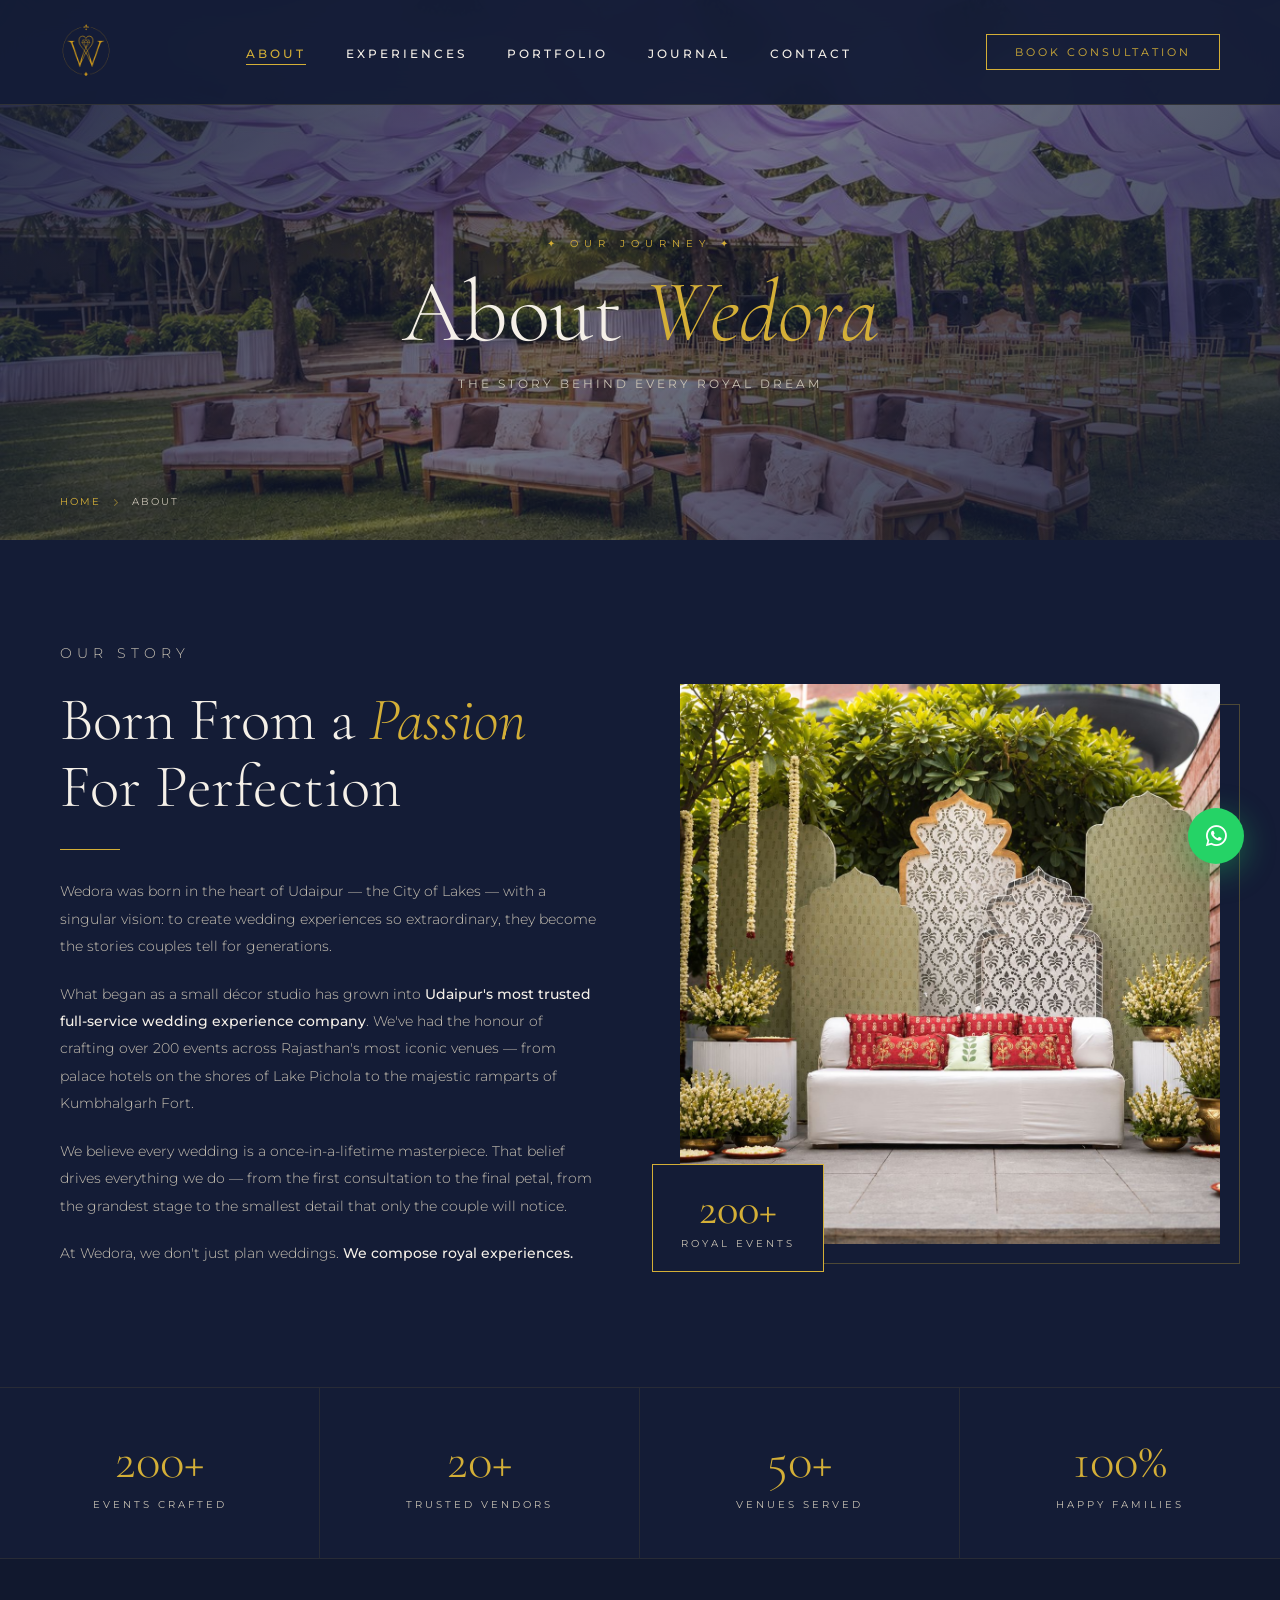
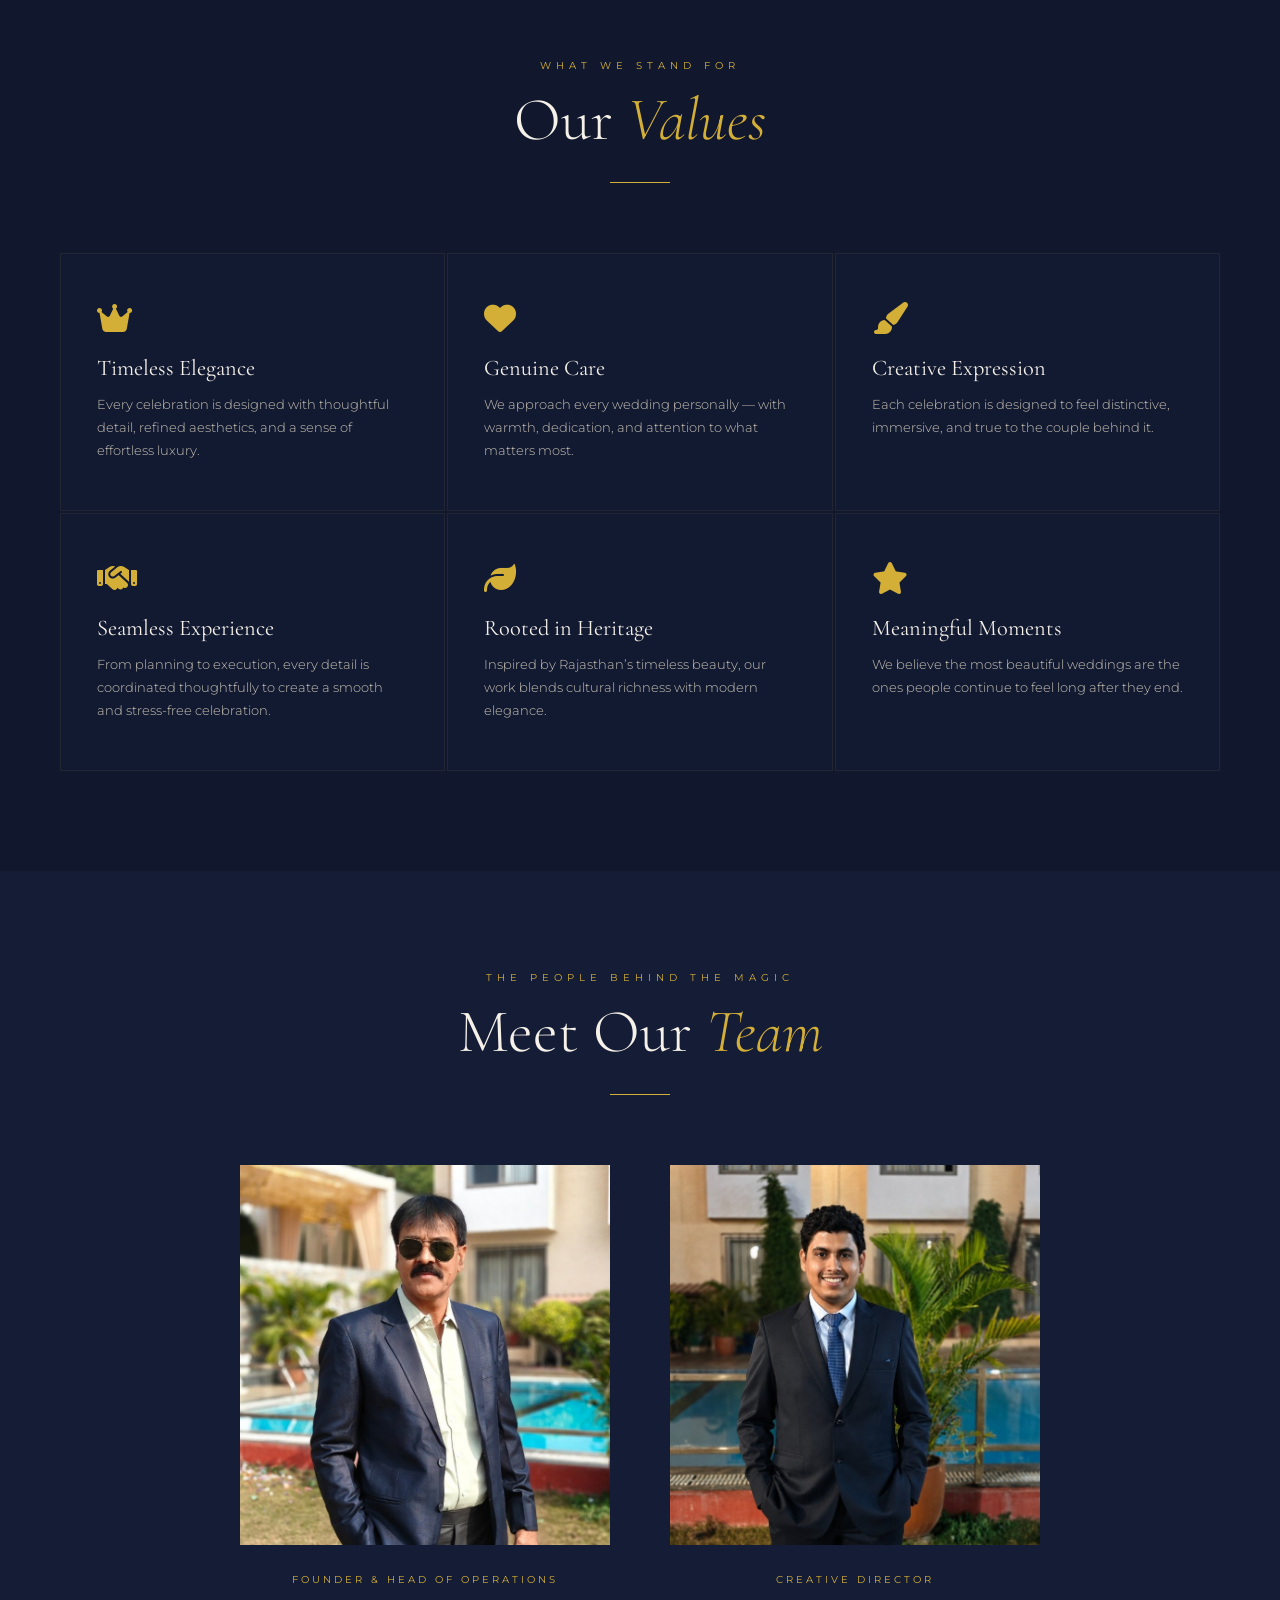
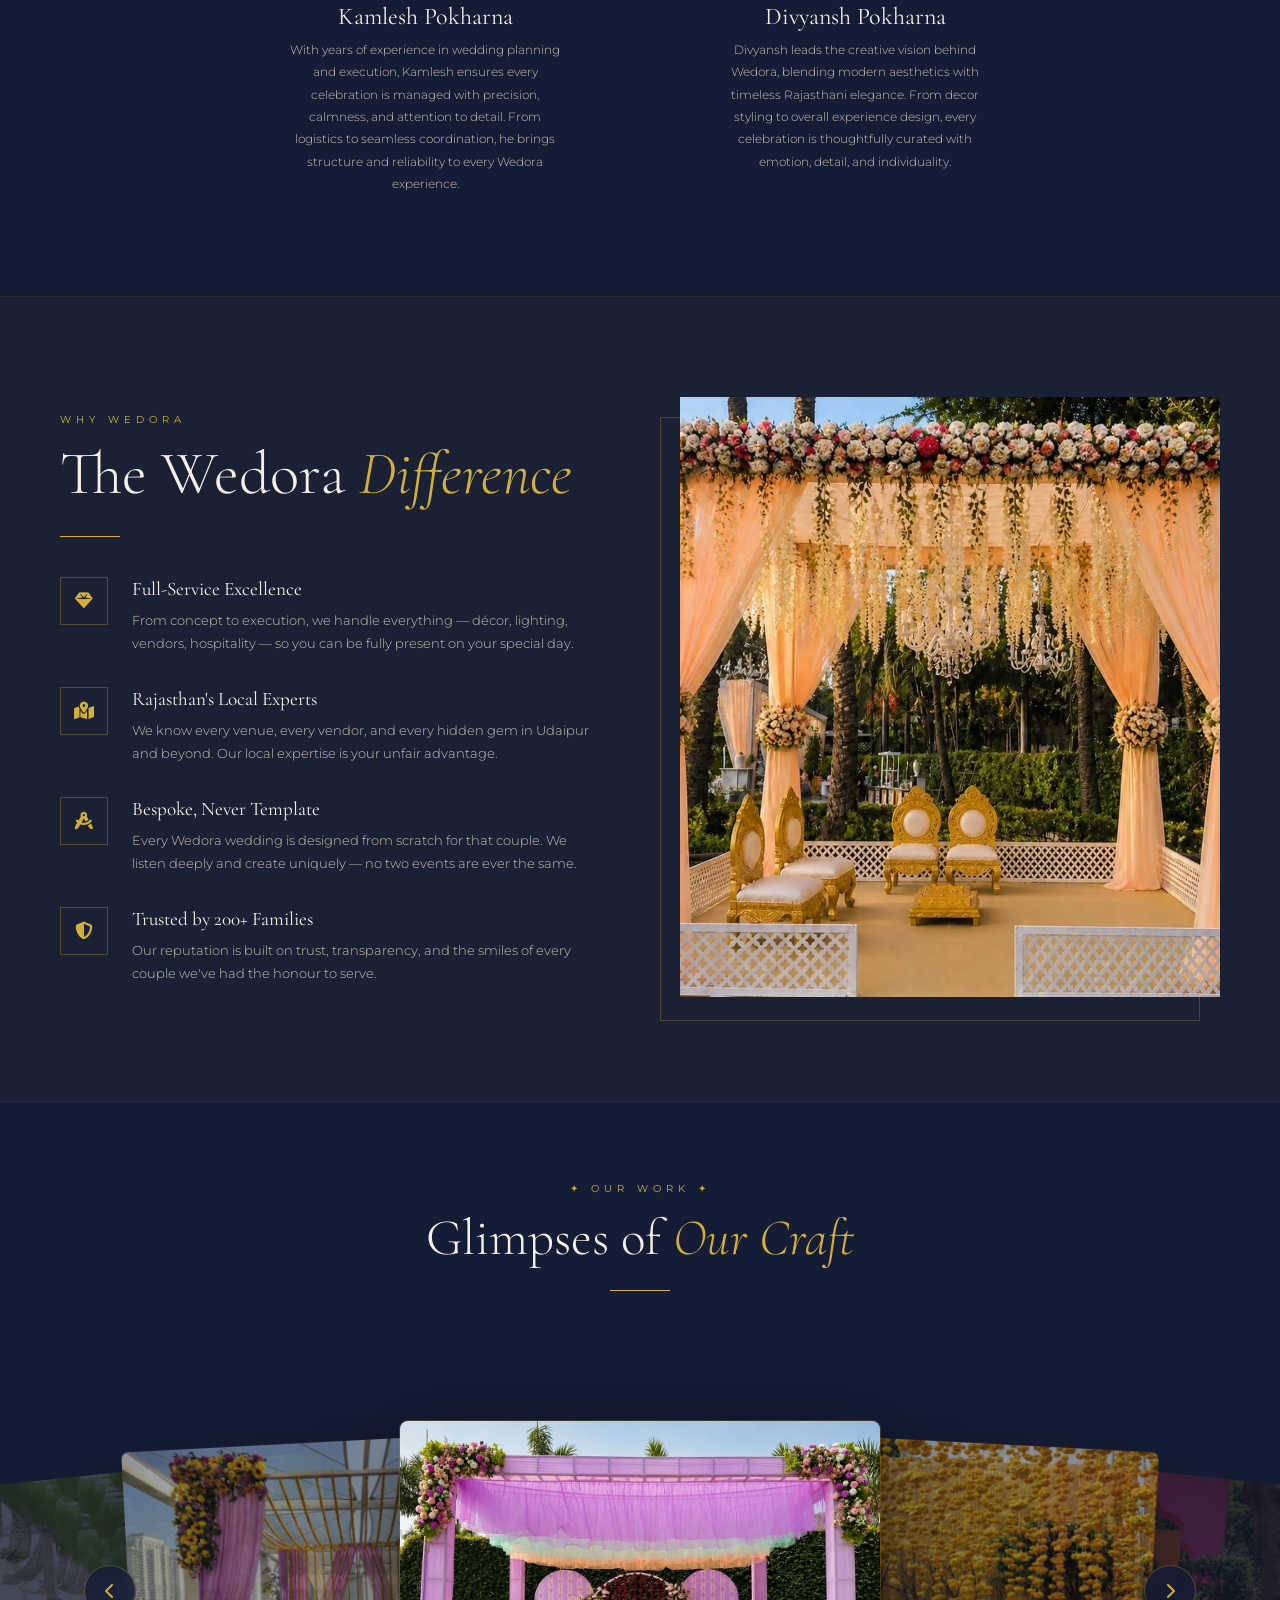
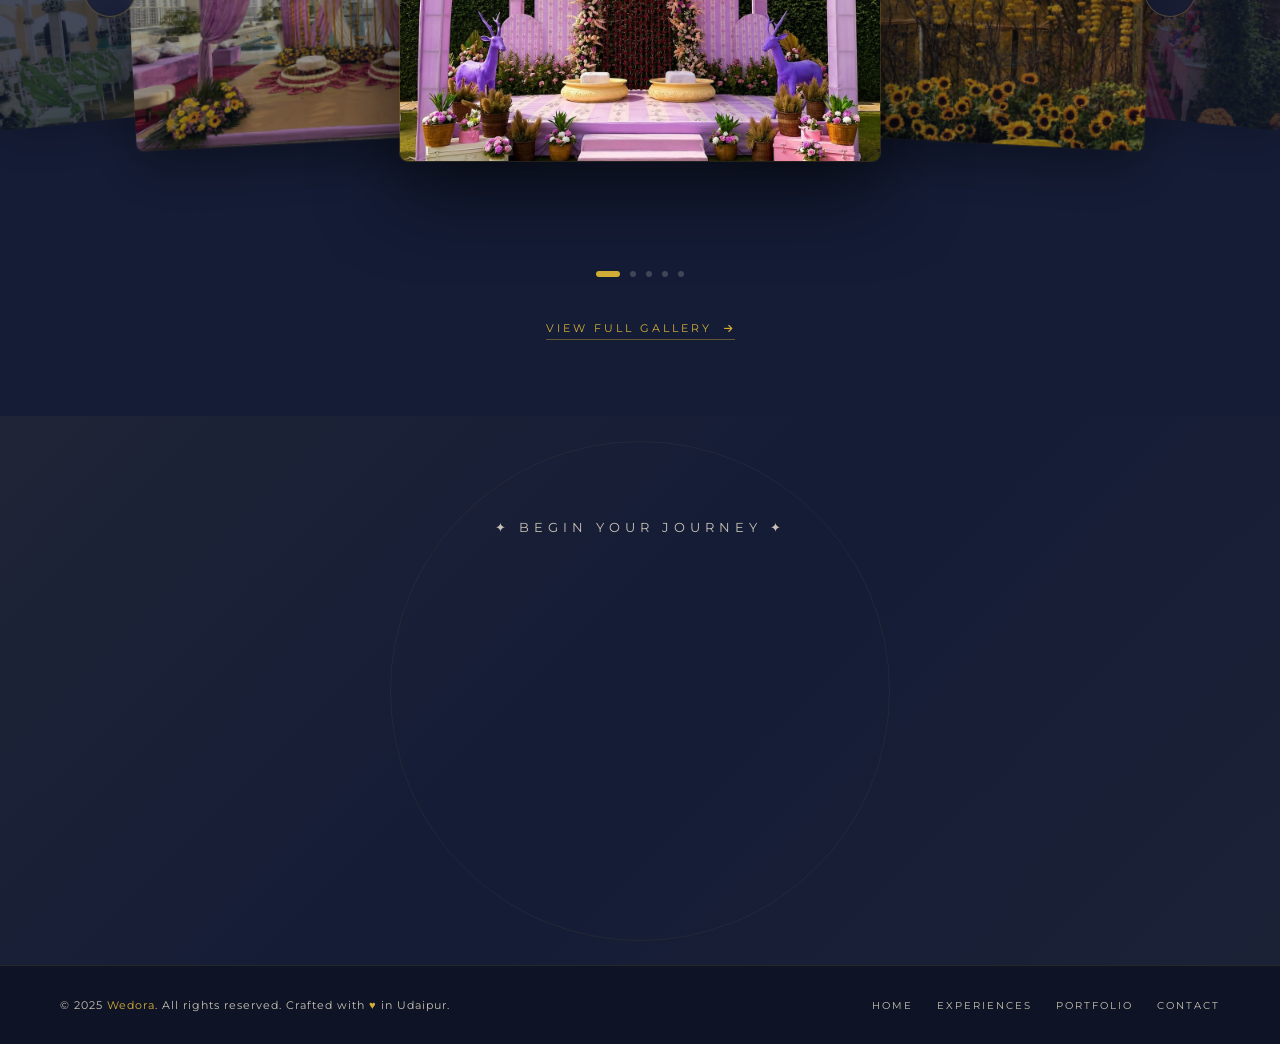
<file: about.html>
<!DOCTYPE html>
<html lang="en">
<head>
  <meta charset="UTF-8" />
  <meta name="viewport" content="width=device-width, initial-scale=1.0" />
  <title>About — Wedora</title>
  <link href="https://fonts.googleapis.com/css2?family=Cormorant+Garamond:ital,wght@0,300;0,400;0,600;1,300;1,400&family=Montserrat:wght@300;400;500;600&display=swap" rel="stylesheet" />
  <link rel="stylesheet" href="https://cdnjs.cloudflare.com/ajax/libs/font-awesome/6.5.0/css/all.min.css" />
  <link rel="stylesheet" href="stacked-gallery.css" />
  <style>
    :root { --navy:#141c36; --gold:#D4AF37; --gold-light:#e8cc6a; --ivory:#F5F0E8; --ivory-dim:#c9c2b4; --transition:cubic-bezier(0.77,0,0.175,1); }
    *,*::before,*::after{margin:0;padding:0;box-sizing:border-box;}
    html{scroll-behavior:smooth;}
    body{background:var(--navy);color:var(--ivory);font-family:'Montserrat',sans-serif;overflow-x:hidden;}
    ::-webkit-scrollbar{width:4px;} ::-webkit-scrollbar-track{background:var(--navy);} ::-webkit-scrollbar-thumb{background:var(--gold);border-radius:2px;}

    nav{position:fixed;top:0;left:0;right:0;z-index:1000;display:flex;align-items:center;justify-content:space-between;padding:24px 60px;background:rgba(20,28,54,0.95);backdrop-filter:blur(16px);border-bottom:1px solid rgba(212,175,55,0.15);transition:padding 0.4s ease;}
    nav.scrolled{padding:16px 60px;}
    .nav-logo{text-decoration:none;}
    .nav-links{display:flex;gap:40px;list-style:none;}
    .nav-links a{color:var(--ivory);text-decoration:none;font-size:0.72rem;letter-spacing:3px;text-transform:uppercase;font-weight:500;position:relative;padding-bottom:4px;transition:color 0.3s ease;}
    .nav-links a::after{content:'';position:absolute;bottom:0;left:0;width:0;height:1px;background:var(--gold);transition:width 0.4s var(--transition);}
    .nav-links a:hover,.nav-links a.active{color:var(--gold);}
    .nav-links a:hover::after,.nav-links a.active::after{width:100%;}
    .nav-cta{background:transparent;border:1px solid var(--gold);color:var(--gold);padding:10px 28px;font-family:'Montserrat',sans-serif;font-size:0.7rem;letter-spacing:3px;text-transform:uppercase;cursor:pointer;transition:all 0.4s ease;text-decoration:none;}
    .nav-cta:hover{background:var(--gold);color:var(--navy);}
    .hamburger{display:none;flex-direction:column;gap:5px;cursor:pointer;}
    .hamburger span{width:28px;height:1px;background:var(--gold);display:block;}

    .page-hero{height:60vh;padding-top:88px;position:relative;display:flex;align-items:center;justify-content:center;overflow:hidden;}
    .page-hero-bg{position:absolute;inset:0;background:url('images/optimized/Petals in Lilac/6.jpg') center/cover;}
    .page-hero-bg::after{content:'';position:absolute;inset:0;background:linear-gradient(135deg,rgba(20,28,54,0.92),rgba(20,28,54,0.6),rgba(20,28,54,0.88));}
    .page-hero-content{position:relative;z-index:2;text-align:center;}
    .page-hero-eyebrow{font-size:0.65rem;letter-spacing:6px;text-transform:uppercase;color:var(--gold);margin-bottom:16px;}
    .page-hero-title{font-family:'Cormorant Garamond',serif;font-size:clamp(3rem,7vw,5.5rem);font-weight:300;color:var(--ivory);line-height:1.05;}
    .page-hero-title span{color:var(--gold);font-style:italic;}
    .page-hero-sub{font-size:0.72rem;letter-spacing:3px;text-transform:uppercase;color:var(--ivory-dim);margin-top:18px;}
    .breadcrumb{position:absolute;bottom:32px;left:60px;z-index:2;display:flex;align-items:center;gap:12px;font-size:0.65rem;letter-spacing:2px;text-transform:uppercase;}
    .breadcrumb a{color:var(--gold);text-decoration:none;} .breadcrumb span{color:var(--ivory-dim);} .breadcrumb i{color:rgba(212,175,55,0.5);font-size:0.5rem;}

    section{padding:100px 60px;}
    .section-label{font-size:0.62rem;letter-spacing:5px;text-transform:uppercase;color:var(--gold);margin-bottom:16px;}
    .section-title{font-family:'Cormorant Garamond',serif;font-size:clamp(2.2rem,5vw,3.8rem);font-weight:300;line-height:1.1;color:var(--ivory);}
    .section-title span{color:var(--gold);font-style:italic;}
    .gold-line{width:60px;height:1px;background:var(--gold);margin:28px 0;}

    /* STORY */
    .story-grid{display:grid;grid-template-columns:1fr 1fr;gap:80px;align-items:center;}
    .story-text p{font-size:0.88rem;line-height:1.95;color:var(--ivory-dim);margin-bottom:20px;font-weight:300;}
    .story-text p strong{color:var(--ivory);font-weight:500;}
    .story-img-wrap{position:relative;}
    .story-img-wrap img{width:100%;height:560px;object-fit:cover;display:block;}
    .story-img-border{position:absolute;top:20px;left:20px;right:-20px;bottom:-20px;border:1px solid rgba(212,175,55,0.3);z-index:-1;}
    .story-badge{position:absolute;bottom:-28px;left:-28px;background:var(--navy);border:1px solid var(--gold);padding:22px 28px;text-align:center;}
    .story-badge .num{font-family:'Cormorant Garamond',serif;font-size:2.8rem;color:var(--gold);line-height:1;}
    .story-badge .lbl{font-size:0.6rem;letter-spacing:3px;text-transform:uppercase;color:var(--ivory-dim);margin-top:6px;}

    /* VALUES */
    #values{background:rgba(0,0,0,0.15);}
    .values-header{text-align:center;margin-bottom:70px;}
    .values-header .gold-line{margin:28px auto;}
    .values-grid{display:grid;grid-template-columns:repeat(3,1fr);gap:2px;}
    .value-card{padding:48px 36px;border:1px solid rgba(212,175,55,0.08);background:rgba(20,28,54,0.5);transition:all 0.4s ease;position:relative;overflow:hidden;}
    .value-card::before{content:'';position:absolute;inset:0;background:linear-gradient(135deg,rgba(212,175,55,0.07),transparent);opacity:0;transition:opacity 0.4s ease;}
    .value-card:hover::before{opacity:1;}
    .value-card:hover{border-color:rgba(212,175,55,0.35);transform:translateY(-4px);}
    .value-icon{font-size:2rem;color:var(--gold);margin-bottom:20px;display:block;}
    .value-card h3{font-family:'Cormorant Garamond',serif;font-size:1.4rem;color:var(--ivory);margin-bottom:12px;font-weight:400;}
    .value-card p{font-size:0.8rem;color:var(--ivory-dim);line-height:1.8;font-weight:300;}
    .value-num{position:absolute;top:20px;right:24px;font-family:'Cormorant Garamond',serif;font-size:3rem;color:rgba(212,175,55,0.05);font-weight:300;}

    /* TEAM */
    .team-header{text-align:center;margin-bottom:70px;}
    .team-header .gold-line{margin:28px auto;}
    .team-grid{display:grid;grid-template-columns:repeat(2,1fr);gap:60px;max-width:800px;margin:0 auto;}
    .team-card{text-align:center;padding:0;}
    .team-img{width:100%;height:380px;object-fit:cover;object-position:top;display:block;transition:transform 0.6s var(--transition);}
    .team-card:hover .team-img{transform:scale(1.03);}
    .team-img-wrap{overflow:hidden;position:relative;margin-bottom:28px;}
    .team-img-wrap::after{content:'';position:absolute;inset:0;border:2px solid transparent;transition:border-color 0.4s ease;}
    .team-card:hover .team-img-wrap::after{border-color:rgba(212,175,55,0.4);}
    .team-name{font-family:'Cormorant Garamond',serif;font-size:1.5rem;color:var(--ivory);font-weight:400;margin-bottom:8px;}
    .team-role{font-size:0.65rem;letter-spacing:3px;text-transform:uppercase;color:var(--gold);margin-bottom:16px;}
    .team-bio{font-size:0.78rem;color:var(--ivory-dim);line-height:1.8;font-weight:300;max-width:280px;margin:0 auto;}

    /* WHY US */
    #why-us{background:rgba(212,175,55,0.03);border-top:1px solid rgba(212,175,55,0.08);border-bottom:1px solid rgba(212,175,55,0.08);}
    .why-grid{display:grid;grid-template-columns:1fr 1fr;gap:80px;align-items:center;}
    .why-list{display:flex;flex-direction:column;gap:32px;margin-top:40px;}
    .why-item{display:flex;gap:24px;align-items:flex-start;}
    .why-icon{width:48px;height:48px;border:1px solid rgba(212,175,55,0.3);display:flex;align-items:center;justify-content:center;color:var(--gold);font-size:1.1rem;flex-shrink:0;}
    .why-item h4{font-family:'Cormorant Garamond',serif;font-size:1.2rem;color:var(--ivory);margin-bottom:8px;font-weight:400;}
    .why-item p{font-size:0.8rem;color:var(--ivory-dim);line-height:1.8;font-weight:300;}
    .why-image{position:relative;}
    .why-image img{width:100%;height:600px;object-fit:cover;}
    .why-image-border{position:absolute;top:20px;right:20px;bottom:-20px;left:-20px;border:1px solid rgba(212,175,55,0.25);z-index:-1;}

    /* STATS STRIP */
    .stats-strip{display:grid;grid-template-columns:repeat(4,1fr);text-align:center;border-top:1px solid rgba(212,175,55,0.1);border-bottom:1px solid rgba(212,175,55,0.1);}
    .stat-box{padding:48px 24px;border-right:1px solid rgba(212,175,55,0.1);}
    .stat-box:last-child{border-right:none;}
    .stat-num{font-family:'Cormorant Garamond',serif;font-size:3.2rem;color:var(--gold);line-height:1;font-weight:300;}
    .stat-label{font-size:0.62rem;letter-spacing:3px;text-transform:uppercase;color:var(--ivory-dim);margin-top:10px;}

    /* CTA */
    .page-cta{padding:100px 60px;text-align:center;background:linear-gradient(135deg,rgba(212,175,55,0.06),rgba(20,28,54,0.8),rgba(212,175,55,0.04));position:relative;overflow:hidden;}
    .page-cta::before{content:'';position:absolute;top:50%;left:50%;transform:translate(-50%,-50%);width:500px;height:500px;border-radius:50%;border:1px solid rgba(212,175,55,0.07);}
    .page-cta h2{font-family:'Cormorant Garamond',serif;font-size:clamp(2rem,4vw,3.5rem);color:var(--ivory);font-weight:300;margin-bottom:16px;}
    .page-cta h2 span{color:var(--gold);font-style:italic;}
    .page-cta p{font-size:0.8rem;color:var(--ivory-dim);margin-bottom:40px;line-height:1.8;max-width:480px;margin-left:auto;margin-right:auto;}
    .btn-gold{background:var(--gold);color:var(--navy);padding:16px 44px;font-size:0.72rem;letter-spacing:3px;text-transform:uppercase;text-decoration:none;font-weight:600;transition:all 0.4s ease;display:inline-block;font-family:'Montserrat',sans-serif;margin:6px;}
    .btn-gold:hover{background:var(--gold-light);transform:translateY(-2px);}
    .btn-outline-gold{background:transparent;color:var(--gold);padding:16px 44px;font-size:0.72rem;letter-spacing:3px;text-transform:uppercase;text-decoration:none;font-weight:500;border:1px solid var(--gold);transition:all 0.4s ease;display:inline-block;font-family:'Montserrat',sans-serif;margin:6px;}
    .btn-outline-gold:hover{background:var(--gold);color:var(--navy);}

    /* FOOTER */
    .footer-mini{background:rgba(0,0,0,0.3);border-top:1px solid rgba(212,175,55,0.12);padding:32px 60px;display:flex;justify-content:space-between;align-items:center;flex-wrap:wrap;gap:16px;}
    .footer-mini p{font-size:0.7rem;color:var(--ivory-dim);letter-spacing:1px;}
    .footer-mini span{color:var(--gold);}
    .footer-mini-links{display:flex;gap:24px;}
    .footer-mini-links a{color:var(--ivory-dim);text-decoration:none;font-size:0.65rem;letter-spacing:2px;text-transform:uppercase;transition:color 0.3s ease;}
    .footer-mini-links a:hover{color:var(--gold);}

    .whatsapp-float{position:fixed;bottom:36px;right:36px;z-index:999;width:56px;height:56px;border-radius:50%;background:#25D366;display:flex;align-items:center;justify-content:center;color:white;font-size:1.5rem;text-decoration:none;box-shadow:0 8px 32px rgba(37,211,102,0.4);transition:all 0.3s ease;animation:pulse 2.5s ease infinite;}
    .whatsapp-float:hover{transform:scale(1.1);}
    @keyframes pulse{0%,100%{box-shadow:0 8px 32px rgba(37,211,102,0.4);}50%{box-shadow:0 8px 48px rgba(37,211,102,0.7);}}

    .mobile-menu{display:none;position:fixed;inset:0;background:rgba(20,28,54,0.98);backdrop-filter:blur(20px);z-index:998;flex-direction:column;align-items:center;justify-content:center;gap:36px;}
    .mobile-menu.open{display:flex;}
    .mobile-menu a{font-family:'Cormorant Garamond',serif;font-size:2.5rem;color:var(--ivory);text-decoration:none;font-weight:300;transition:color 0.3s ease;}
    .mobile-menu a:hover{color:var(--gold);}
    .menu-close{position:absolute;top:28px;right:36px;font-size:1.5rem;color:var(--gold);cursor:pointer;background:none;border:none;}

    .reveal{opacity:0;transform:translateY(36px);transition:opacity 0.9s ease,transform 0.9s var(--transition);}
    .reveal.visible{opacity:1;transform:translateY(0);}

    @media(max-width:1024px){
      nav{padding:18px 32px;} section{padding:80px 32px;}
      .story-grid,.why-grid{grid-template-columns:1fr;gap:60px;}
      .story-img-wrap{order:-1;} .values-grid{grid-template-columns:repeat(2,1fr);}
      .team-grid{grid-template-columns:repeat(2,1fr);} .stats-strip{grid-template-columns:repeat(2,1fr);}
      .stat-box:nth-child(2){border-right:none;} .stat-box:nth-child(3){border-right:1px solid rgba(212,175,55,0.1);}
    }
    @media(max-width:768px){
      .nav-links,.nav-cta{display:none;} .hamburger{display:flex;}
      .page-hero{height:50vh;} .breadcrumb{left:24px;} section{padding:60px 20px;}
      .values-grid{grid-template-columns:1fr;} .team-grid{grid-template-columns:1fr;}
      .stats-strip{grid-template-columns:1fr 1fr;} .stat-box:nth-child(3){border-right:none;}
      .footer-mini{padding:24px;flex-direction:column;text-align:center;}
    }
    #page-overlay{position:fixed;inset:0;background:#141c36;z-index:9998;transition:opacity .26s ease;pointer-events:none;}
  </style>
</head>
<body>
<div id="page-overlay"></div>

<a href="https://wa.me/918769919003" target="_blank" class="whatsapp-float"><i class="fab fa-whatsapp"></i></a>

<div class="mobile-menu" id="mobileMenu">
  <button class="menu-close" onclick="closeMobileMenu()"><i class="fas fa-times"></i></button>
  <a href="index.html" onclick="closeMobileMenu()">Home</a>
  <a href="about.html" onclick="closeMobileMenu()">About</a>
  <a href="services.html" onclick="closeMobileMenu()">Experiences</a>
  <a href="gallery.html" onclick="closeMobileMenu()">Portfolio</a>
  <a href="stories.html" onclick="closeMobileMenu()">Journal</a>
  <a href="contact.html" onclick="closeMobileMenu()">Contact</a>
</div>

<nav id="navbar">
  <a href="index.html" class="nav-logo">
    <img src="images/logo.png" alt="Wedora Logo" style="height: 52px; width: auto;" />
  </a>
  <ul class="nav-links">
    <li><a href="about.html" class="active">About</a></li>
    <li><a href="services.html">Experiences</a></li>
    <li><a href="gallery.html">Portfolio</a></li>
    <li><a href="stories.html">Journal</a></li>
    <li><a href="contact.html">Contact</a></li>
  </ul>
  <a href="https://wa.me/918769919003" class="nav-cta" target="_blank">Book Consultation</a>
  <div class="hamburger" onclick="openMobileMenu()"><span></span><span></span><span></span></div>
</nav>

<!-- PAGE HERO -->
<div class="page-hero">
  <div class="page-hero-bg"></div>
  <div class="page-hero-content">
    <p class="page-hero-eyebrow">✦ Our Journey ✦</p>
    <h1 class="page-hero-title">About <span>Wedora</span></h1>
    <p class="page-hero-sub">The Story Behind Every Royal Dream</p>
  </div>
  <div class="breadcrumb">
    <a href="index.html">Home</a>
    <i class="fas fa-chevron-right"></i>
    <span>About</span>
  </div>
</div>

<!-- OUR STORY -->
<section>
  <div class="story-grid">
    <div class="story-text reveal">
      <p class="section-label">Our Story</p>
      <h2 class="section-title">Born From a <span>Passion</span><br />For Perfection</h2>
      <div class="gold-line"></div>
      <p>Wedora was born in the heart of Udaipur — the City of Lakes — with a singular vision: to create wedding experiences so extraordinary, they become the stories couples tell for generations.</p>
      <p>What began as a small décor studio has grown into <strong>Udaipur's most trusted full-service wedding experience company</strong>. We've had the honour of crafting over 200 events across Rajasthan's most iconic venues — from palace hotels on the shores of Lake Pichola to the majestic ramparts of Kumbhalgarh Fort.</p>
      <p>We believe every wedding is a once-in-a-lifetime masterpiece. That belief drives everything we do — from the first consultation to the final petal, from the grandest stage to the smallest detail that only the couple will notice.</p>
      <p>At Wedora, we don't just plan weddings. <strong>We compose royal experiences.</strong></p>
    </div>
    <div class="story-img-wrap reveal">
      <img src="images/optimized/Sage Symphony/2.jpg" alt="Sage Symphony Setup" />
      <div class="story-img-border"></div>
      <div class="story-badge">
        <div class="num">200+</div>
        <div class="lbl">Royal Events</div>
      </div>
    </div>
  </div>
</section>

<!-- STATS -->
<div class="stats-strip">
  <div class="stat-box reveal">
    <div class="stat-num">200+</div>
    <div class="stat-label">Events Crafted</div>
  </div>
  <div class="stat-box reveal">
    <div class="stat-num">20+</div>
    <div class="stat-label">Trusted Vendors</div>
  </div>
  <div class="stat-box reveal">
    <div class="stat-num">50+</div>
    <div class="stat-label">Venues Served</div>
  </div>
  <div class="stat-box reveal">
    <div class="stat-num">100%</div>
    <div class="stat-label">Happy Families</div>
  </div>
</div>

<!-- OUR VALUES -->
<section id="values">
  <div class="values-header reveal">
    <p class="section-label">What We Stand For</p>
    <h2 class="section-title">Our <span>Values</span></h2>
    <div class="gold-line"></div>
  </div>
  <div class="values-grid">
    <div class="value-card reveal">
      <i class="fas fa-crown value-icon"></i>
      <h3>Timeless Elegance</h3>
      <p>Every celebration is designed with thoughtful detail, refined aesthetics, and a sense of effortless luxury.</p>
    </div>
    <div class="value-card reveal">
      <i class="fas fa-heart value-icon"></i>
      <h3>Genuine Care</h3>
      <p>We approach every wedding personally — with warmth, dedication, and attention to what matters most.</p>
    </div>
    <div class="value-card reveal">
      <i class="fas fa-paint-brush value-icon"></i>
      <h3>Creative Expression</h3>
      <p>Each celebration is designed to feel distinctive, immersive, and true to the couple behind it.</p>
    </div>
    <div class="value-card reveal">
      <i class="fas fa-handshake value-icon"></i>
      <h3>Seamless Experience</h3>
      <p>From planning to execution, every detail is coordinated thoughtfully to create a smooth and stress-free celebration.</p>
    </div>
    <div class="value-card reveal">
      <i class="fas fa-leaf value-icon"></i>
      <h3>Rooted in Heritage</h3>
      <p>Inspired by Rajasthan’s timeless beauty, our work blends cultural richness with modern elegance.</p>
    </div>
    <div class="value-card reveal">
      <i class="fas fa-star value-icon"></i>
      <h3>Meaningful Moments</h3>
      <p>We believe the most beautiful weddings are the ones people continue to feel long after they end.</p>
    </div>
  </div>
</section>

<!-- TEAM -->
<section>
  <div class="team-header reveal">
    <p class="section-label">The People Behind the Magic</p>
    <h2 class="section-title">Meet Our <span>Team</span></h2>
    <div class="gold-line"></div>
  </div>
  <div class="team-grid">
    <div class="team-card reveal">
      <div class="team-img-wrap">
        <img class="team-img" src="images/team/kamlesh.jpg" alt="Kamlesh Pokharna" />
      </div>
      <p class="team-role">Founder & Head of Operations</p>
      <h3 class="team-name">Kamlesh Pokharna</h3>
      <p class="team-bio">With years of experience in wedding planning and execution, Kamlesh ensures every celebration is managed with precision, calmness, and attention to detail. From logistics to seamless coordination, he brings structure and reliability to every Wedora experience.</p>
    </div>
    <div class="team-card reveal">
      <div class="team-img-wrap">
        <img class="team-img" src="images/team/divyansh.jpg" alt="Divyansh Pokharna" />
      </div>
      <p class="team-role">Creative Director</p>
      <h3 class="team-name">Divyansh Pokharna</h3>
      <p class="team-bio">Divyansh leads the creative vision behind Wedora, blending modern aesthetics with timeless Rajasthani elegance. From decor styling to overall experience design, every celebration is thoughtfully curated with emotion, detail, and individuality.</p>
    </div>
  </div>
</section>

<!-- WHY CHOOSE US -->
<section id="why-us">
  <div class="why-grid">
    <div class="reveal">
      <p class="section-label">Why Wedora</p>
      <h2 class="section-title">The Wedora <span>Difference</span></h2>
      <div class="gold-line"></div>
      <div class="why-list">
        <div class="why-item">
          <div class="why-icon"><i class="fas fa-gem"></i></div>
          <div>
            <h4>Full-Service Excellence</h4>
            <p>From concept to execution, we handle everything — décor, lighting, vendors, hospitality — so you can be fully present on your special day.</p>
          </div>
        </div>
        <div class="why-item">
          <div class="why-icon"><i class="fas fa-map-marked-alt"></i></div>
          <div>
            <h4>Rajasthan's Local Experts</h4>
            <p>We know every venue, every vendor, and every hidden gem in Udaipur and beyond. Our local expertise is your unfair advantage.</p>
          </div>
        </div>
        <div class="why-item">
          <div class="why-icon"><i class="fas fa-drafting-compass"></i></div>
          <div>
            <h4>Bespoke, Never Template</h4>
            <p>Every Wedora wedding is designed from scratch for that couple. We listen deeply and create uniquely — no two events are ever the same.</p>
          </div>
        </div>
        <div class="why-item">
          <div class="why-icon"><i class="fas fa-shield-alt"></i></div>
          <div>
            <h4>Trusted by 200+ Families</h4>
            <p>Our reputation is built on trust, transparency, and the smiles of every couple we've had the honour to serve.</p>
          </div>
        </div>
      </div>
    </div>
    <div class="why-image reveal">
      <img src="images/instagram/optimized/ig_1.jpg" alt="Gold Chandelier Mandap" />
      <div class="why-image-border"></div>
    </div>
  </div>
</section>

<!-- GALLERY SHOWCASE -->
<div class="stacked-gallery reveal" id="sgAbout" tabindex="0">
  <div class="stacked-gallery-header">
    <p class="sg-label">✦ Our Work ✦</p>
    <h2 class="sg-title">Glimpses of <span>Our Craft</span></h2>
    <div class="sg-line"></div>
  </div>
  <div class="sg-carousel-wrap sg-small">
    <button class="sg-nav sg-nav-prev"><i class="fas fa-chevron-left"></i></button>
    <div class="sg-card"><img src="images/optimized/Petals in Lilac/1.jpg" alt="Petals in Lilac" /><div class="sg-card-overlay"><span class="sg-card-label">Royal Rajasthani</span><span class="sg-card-sub">Heritage · Udaipur</span></div></div>
    <div class="sg-card"><img src="images/optimized/Yellow Botanica/10.jpg" alt="Yellow Botanica" /><div class="sg-card-overlay"><span class="sg-card-label">Floral Wonderland</span><span class="sg-card-sub">Bloom · Pastel</span></div></div>
    <div class="sg-card"><img src="images/optimized/Carnival Reverie/2.jpg" alt="Carnival Reverie" /><div class="sg-card-overlay"><span class="sg-card-label">Black &amp; Gold Luxe</span><span class="sg-card-sub">Premium · Dramatic</span></div></div>
    <div class="sg-card"><img src="images/optimized/Sage Symphony/1.jpg" alt="Sage Symphony" /><div class="sg-card-overlay"><span class="sg-card-label">Garden &amp; Boho</span><span class="sg-card-sub">Outdoor · Natural</span></div></div>
    <div class="sg-card"><img src="images/optimized/Petals in Lilac/3.jpg" alt="Lilac Rooftop" /><div class="sg-card-overlay"><span class="sg-card-label">Destination Weddings</span><span class="sg-card-sub">Udaipur · Beyond</span></div></div>
    <button class="sg-nav sg-nav-next"><i class="fas fa-chevron-right"></i></button>
  </div>
  <div class="sg-dots"></div>
  <div class="sg-view-all"><a href="gallery.html">View Full Gallery <i class="fas fa-arrow-right" style="margin-left:6px;font-size:0.6rem"></i></a></div>
</div>

<!-- CTA -->
<section class="page-cta">
  <p class="section-label" style="text-align:center;">✦ Begin Your Journey ✦</p>
  <h2 class="reveal">Ready to Create Your<br /><span>Royal Story?</span></h2>
  <p class="reveal">Let's sit down, listen to your dream, and craft an experience beyond your imagination.</p>
  <div class="reveal">
    <a href="contact.html" class="btn-gold">Plan My Wedding</a>
    <a href="gallery.html" class="btn-outline-gold">View Our Work</a>
  </div>
</section>

<footer class="footer-mini">
  <p>© 2025 <span>Wedora</span>. All rights reserved. Crafted with <span>♥</span> in Udaipur.</p>
  <div class="footer-mini-links">
    <a href="index.html">Home</a>
    <a href="services.html">Experiences</a>
    <a href="gallery.html">Portfolio</a>
    <a href="contact.html">Contact</a>
  </div>
</footer>

<script>
  

  window.addEventListener('scroll', () => { document.getElementById('navbar').classList.toggle('scrolled', window.scrollY > 60); });
  function openMobileMenu() { document.getElementById('mobileMenu').classList.add('open'); document.body.style.overflow = 'hidden'; }
  function closeMobileMenu() { document.getElementById('mobileMenu').classList.remove('open'); document.body.style.overflow = ''; }

  const obs = new IntersectionObserver((entries) => { entries.forEach(e => { if (e.isIntersecting) { e.target.classList.add('visible'); obs.unobserve(e.target); } }); }, { threshold: 0.1 });
  document.querySelectorAll('.reveal').forEach(el => obs.observe(el));

  var _ov=document.getElementById('page-overlay');
  requestAnimationFrame(function(){requestAnimationFrame(function(){_ov.style.opacity='0';});});
  document.querySelectorAll('a[href]').forEach(function(a){var h=a.getAttribute('href');if(!h||h[0]==='#'||/^(mailto:|tel:|http)/.test(h))return;a.addEventListener('click',function(e){e.preventDefault();var d=this.href;_ov.style.pointerEvents='all';_ov.style.opacity='1';setTimeout(function(){window.location.href=d;},265);});});
</script>
<script src="stacked-gallery.js"></script>
</body>
</html>
</file>
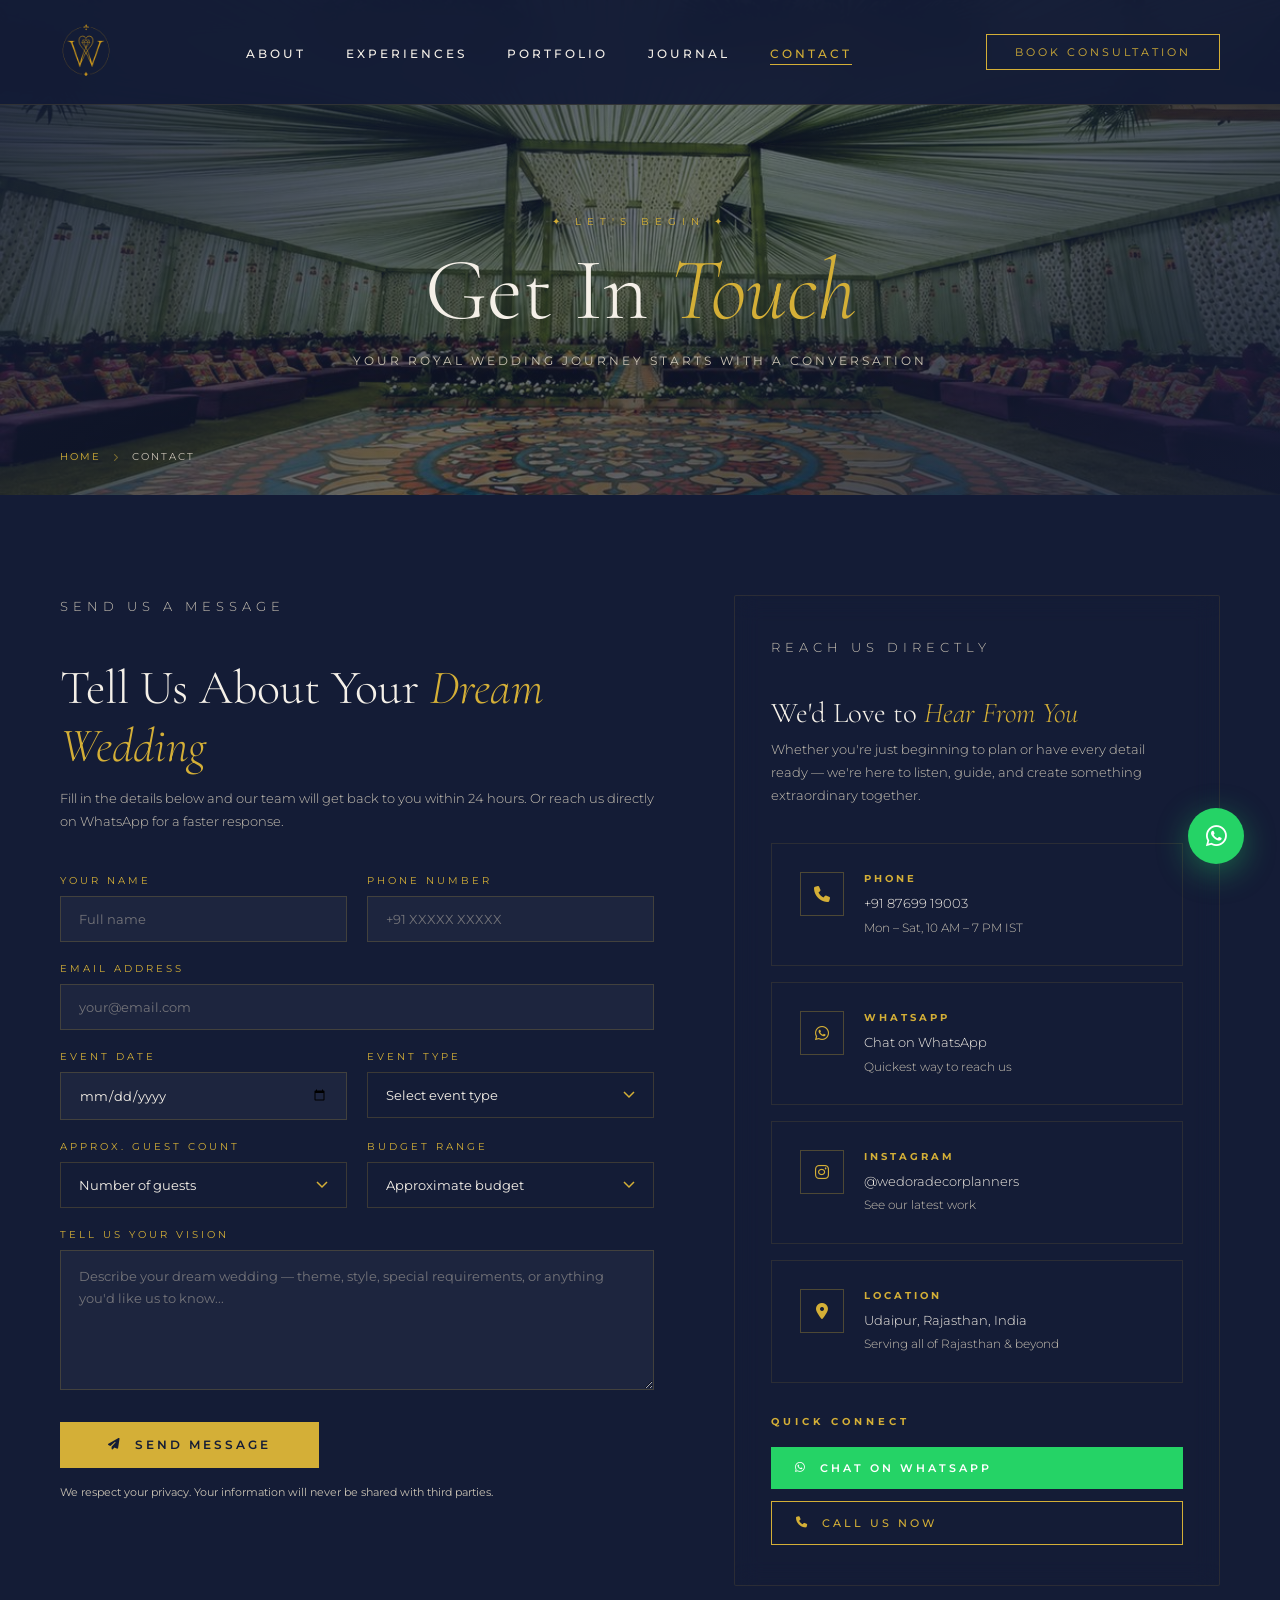
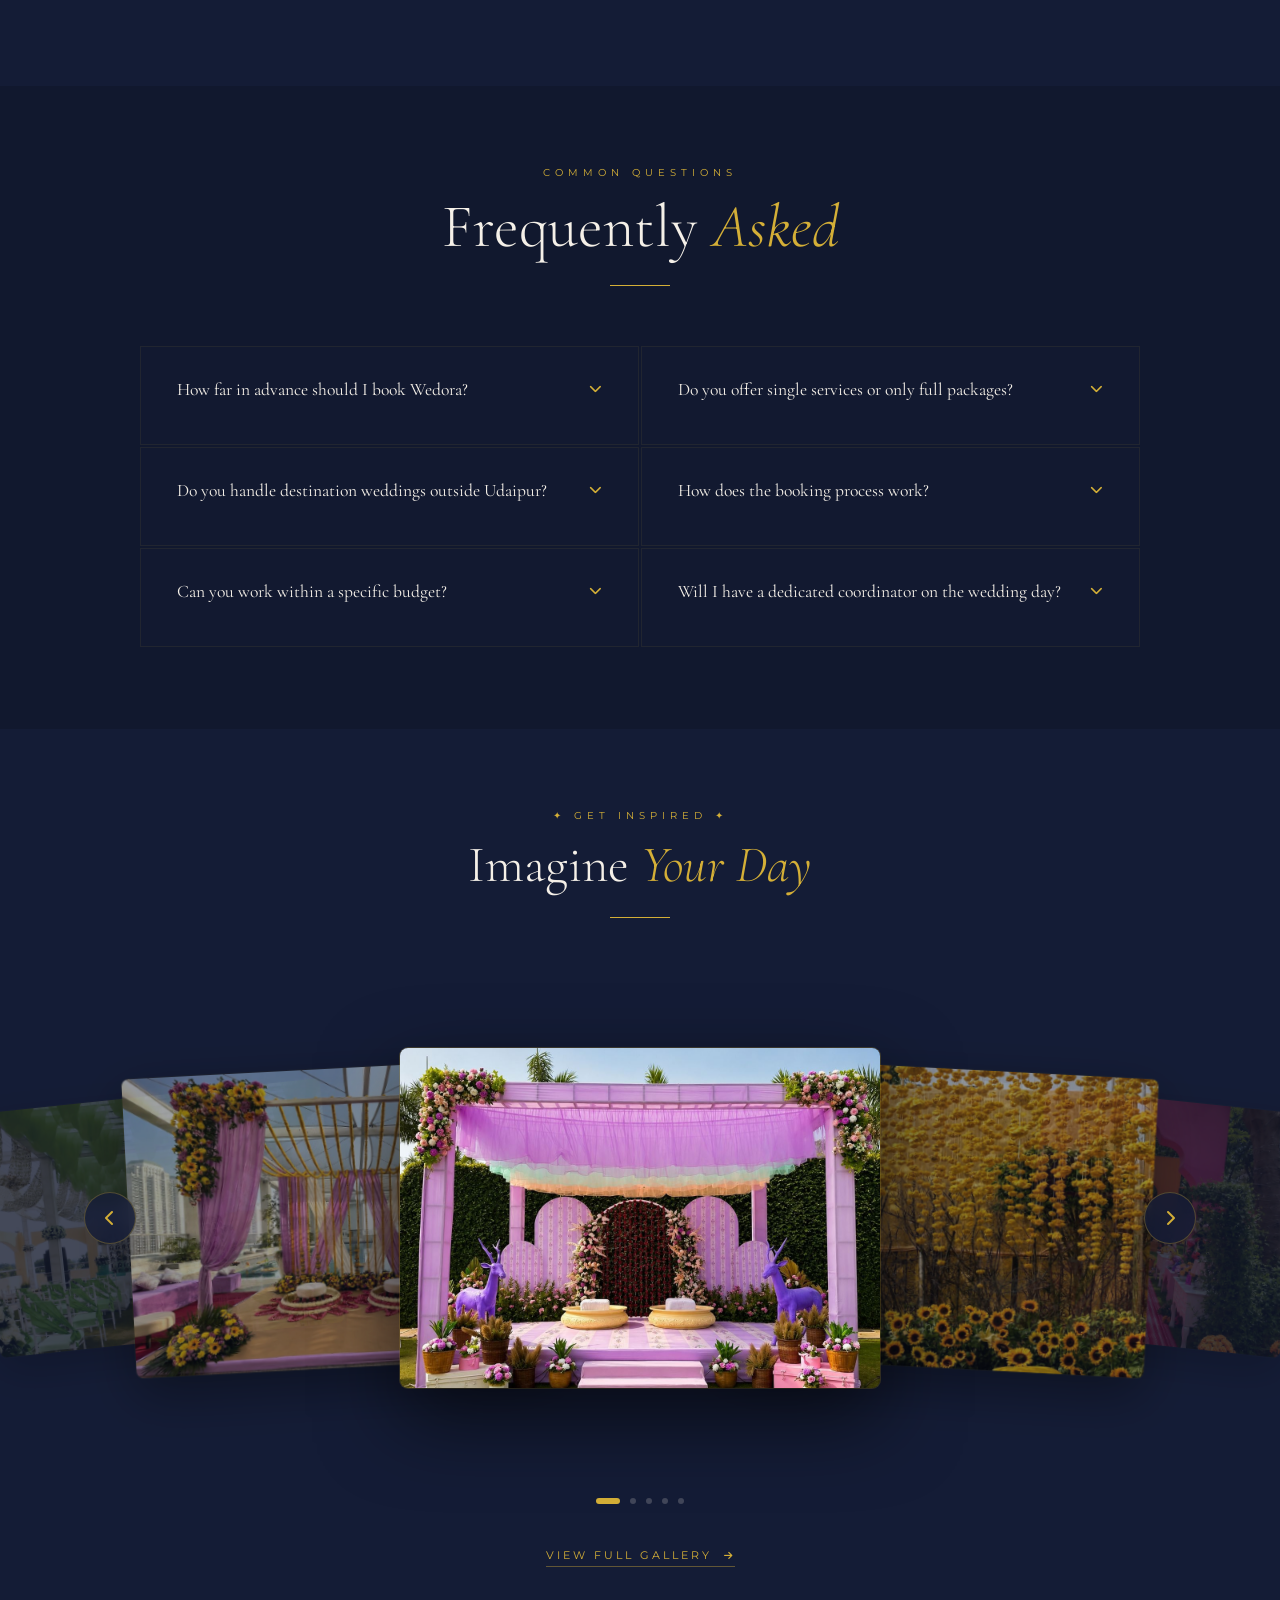
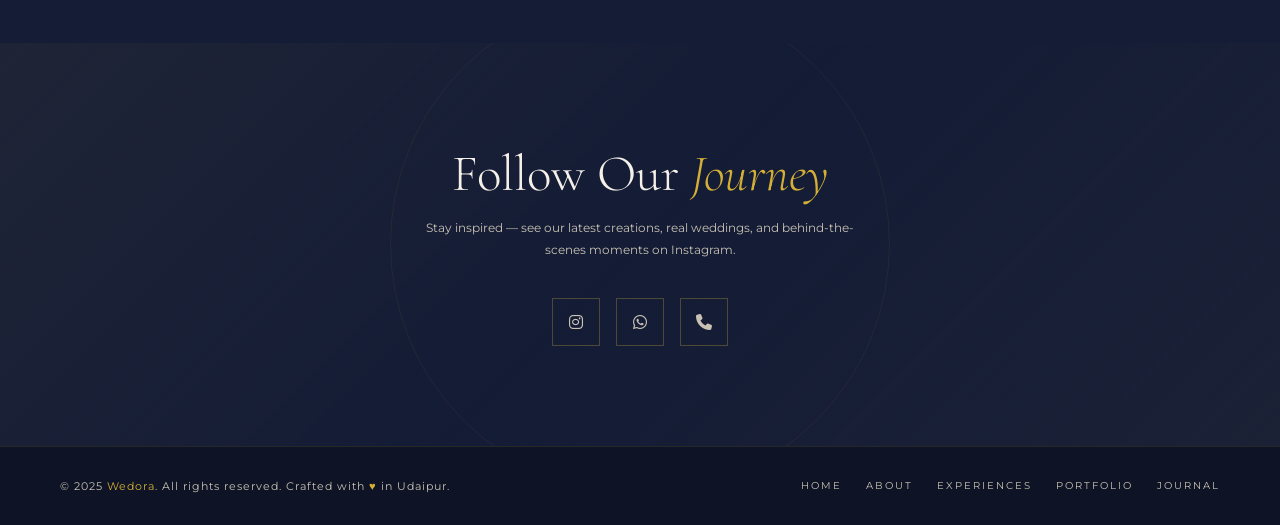
<file: contact.html>
<!DOCTYPE html>
<html lang="en">
<head>
  <meta charset="UTF-8" />
  <meta name="viewport" content="width=device-width, initial-scale=1.0" />
  <title>Contact — Wedora</title>
  <link href="https://fonts.googleapis.com/css2?family=Cormorant+Garamond:ital,wght@0,300;0,400;0,600;1,300;1,400&family=Montserrat:wght@300;400;500;600&display=swap" rel="stylesheet" />
  <link rel="stylesheet" href="https://cdnjs.cloudflare.com/ajax/libs/font-awesome/6.5.0/css/all.min.css" />
  <link rel="stylesheet" href="stacked-gallery.css" />
  <style>
    :root { --navy:#141c36; --gold:#D4AF37; --gold-light:#e8cc6a; --ivory:#F5F0E8; --ivory-dim:#c9c2b4; --transition:cubic-bezier(0.77,0,0.175,1); }
    *,*::before,*::after{margin:0;padding:0;box-sizing:border-box;}
    html{scroll-behavior:smooth;}
    body{background:var(--navy);color:var(--ivory);font-family:'Montserrat',sans-serif;overflow-x:hidden;}
    ::-webkit-scrollbar{width:4px;} ::-webkit-scrollbar-track{background:var(--navy);} ::-webkit-scrollbar-thumb{background:var(--gold);border-radius:2px;}

    nav{position:fixed;top:0;left:0;right:0;z-index:1000;display:flex;align-items:center;justify-content:space-between;padding:24px 60px;background:rgba(20,28,54,0.95);backdrop-filter:blur(16px);border-bottom:1px solid rgba(212,175,55,0.15);transition:padding 0.4s ease;}
    nav.scrolled{padding:16px 60px;}
    .nav-logo{text-decoration:none;}
    .nav-links{display:flex;gap:40px;list-style:none;}
    .nav-links a{color:var(--ivory);text-decoration:none;font-size:0.72rem;letter-spacing:3px;text-transform:uppercase;font-weight:500;position:relative;padding-bottom:4px;transition:color 0.3s ease;}
    .nav-links a::after{content:'';position:absolute;bottom:0;left:0;width:0;height:1px;background:var(--gold);transition:width 0.4s var(--transition);}
    .nav-links a:hover,.nav-links a.active{color:var(--gold);}
    .nav-links a:hover::after,.nav-links a.active::after{width:100%;}
    .nav-cta{background:transparent;border:1px solid var(--gold);color:var(--gold);padding:10px 28px;font-family:'Montserrat',sans-serif;font-size:0.7rem;letter-spacing:3px;text-transform:uppercase;cursor:pointer;transition:all 0.4s ease;text-decoration:none;}
    .nav-cta:hover{background:var(--gold);color:var(--navy);}
    .hamburger{display:none;flex-direction:column;gap:5px;cursor:pointer;}
    .hamburger span{width:28px;height:1px;background:var(--gold);display:block;}

    .page-hero{height:55vh;padding-top:88px;position:relative;display:flex;align-items:center;justify-content:center;overflow:hidden;}
    .page-hero-bg{position:absolute;inset:0;background:url('images/optimized/Sage Symphony/3.jpg') center/cover;}
    .page-hero-bg::after{content:'';position:absolute;inset:0;background:linear-gradient(135deg,rgba(20,28,54,0.93),rgba(20,28,54,0.6),rgba(20,28,54,0.9));}
    .page-hero-content{position:relative;z-index:2;text-align:center;}
    .page-hero-eyebrow{font-size:0.65rem;letter-spacing:6px;text-transform:uppercase;color:var(--gold);margin-bottom:16px;}
    .page-hero-title{font-family:'Cormorant Garamond',serif;font-size:clamp(3rem,7vw,5.5rem);font-weight:300;color:var(--ivory);line-height:1.05;}
    .page-hero-title span{color:var(--gold);font-style:italic;}
    .page-hero-sub{font-size:0.72rem;letter-spacing:3px;text-transform:uppercase;color:var(--ivory-dim);margin-top:18px;}
    .breadcrumb{position:absolute;bottom:32px;left:60px;z-index:2;display:flex;align-items:center;gap:12px;font-size:0.65rem;letter-spacing:2px;text-transform:uppercase;}
    .breadcrumb a{color:var(--gold);text-decoration:none;} .breadcrumb span{color:var(--ivory-dim);} .breadcrumb i{color:rgba(212,175,55,0.5);font-size:0.5rem;}

    .section-label{font-size:0.62rem;letter-spacing:5px;text-transform:uppercase;color:var(--gold);margin-bottom:16px;}
    .section-title{font-family:'Cormorant Garamond',serif;font-size:clamp(2.2rem,5vw,3.8rem);font-weight:300;line-height:1.1;color:var(--ivory);}
    .section-title span{color:var(--gold);font-style:italic;}
    .gold-line{width:60px;height:1px;background:var(--gold);margin:28px 0;}

    /* CONTACT GRID */
    .contact-section{padding:100px 60px;display:grid;grid-template-columns:1.1fr 0.9fr;gap:80px;align-items:start;}

    /* FORM */
    .contact-form-wrap{}
    .contact-form-wrap h2{font-family:'Cormorant Garamond',serif;font-size:clamp(2rem,4vw,3rem);color:var(--ivory);font-weight:300;margin-bottom:12px;}
    .contact-form-wrap h2 span{color:var(--gold);font-style:italic;}
    .contact-form-wrap>p{font-size:0.82rem;color:var(--ivory-dim);line-height:1.8;margin-bottom:40px;font-weight:300;}
    .form-row{display:grid;grid-template-columns:1fr 1fr;gap:20px;}
    .form-group{margin-bottom:20px;}
    .form-group label{display:block;font-size:0.62rem;letter-spacing:3px;text-transform:uppercase;color:var(--gold);margin-bottom:10px;}
    .form-group input,.form-group select,.form-group textarea{width:100%;background:rgba(255,255,255,0.04);border:1px solid rgba(212,175,55,0.2);color:var(--ivory);font-family:'Montserrat',sans-serif;font-size:0.82rem;padding:14px 18px;outline:none;transition:border-color 0.3s ease;appearance:none;-webkit-appearance:none;}
    .form-group input::placeholder,.form-group textarea::placeholder{color:rgba(201,194,180,0.5);}
    .form-group input:focus,.form-group select:focus,.form-group textarea:focus{border-color:var(--gold);}
    .form-group select{cursor:pointer;background-image:url("data:image/svg+xml,%3Csvg xmlns='http://www.w3.org/2000/svg' width='12' height='8' viewBox='0 0 12 8'%3E%3Cpath d='M1 1l5 5 5-5' stroke='%23D4AF37' stroke-width='1.5' fill='none'/%3E%3C/svg%3E");background-repeat:no-repeat;background-position:right 18px center;background-color:rgba(20,28,54,0.8);}
    .form-group select option{background:var(--navy);color:var(--ivory);}
    .form-group textarea{resize:vertical;min-height:140px;line-height:1.7;}
    .form-submit{background:var(--gold);color:var(--navy);padding:16px 48px;font-family:'Montserrat',sans-serif;font-size:0.72rem;letter-spacing:3px;text-transform:uppercase;font-weight:600;border:none;cursor:pointer;transition:all 0.4s ease;display:inline-flex;align-items:center;gap:12px;margin-top:8px;}
    .form-submit:hover{background:var(--gold-light);transform:translateY(-2px);}
    .form-note{font-size:0.7rem;color:var(--ivory-dim);margin-top:16px;line-height:1.6;}

    /* INFO PANEL */
    .contact-info{position:sticky;top:120px;background:rgba(20,28,54,0.5);backdrop-filter:blur(12px);border:1px solid rgba(212,175,55,0.12);padding:40px 36px;border-radius:2px;}
    .contact-info h3{font-family:'Cormorant Garamond',serif;font-size:1.8rem;color:var(--ivory);font-weight:300;margin-bottom:8px;}
    .contact-info h3 span{color:var(--gold);font-style:italic;}
    .contact-info>p{font-size:0.8rem;color:var(--ivory-dim);line-height:1.8;margin-bottom:36px;font-weight:300;}

    .info-card{border:1px solid rgba(212,175,55,0.12);padding:28px;margin-bottom:16px;display:flex;gap:20px;align-items:flex-start;transition:border-color 0.3s ease;}
    .info-card:hover{border-color:rgba(212,175,55,0.35);}
    .info-icon{width:44px;height:44px;border:1px solid rgba(212,175,55,0.3);display:flex;align-items:center;justify-content:center;color:var(--gold);font-size:1rem;flex-shrink:0;}
    .info-card-content h4{font-size:0.65rem;letter-spacing:3px;text-transform:uppercase;color:var(--gold);margin-bottom:8px;}
    .info-card-content a,.info-card-content p{font-size:0.84rem;color:var(--ivory);text-decoration:none;font-weight:300;line-height:1.6;transition:color 0.3s ease;display:block;}
    .info-card-content a:hover{color:var(--gold);}
    .info-card-content .sub{font-size:0.72rem;color:var(--ivory-dim);margin-top:4px;}

    .quick-contact{margin-top:32px;}
    .quick-contact h4{font-size:0.62rem;letter-spacing:4px;text-transform:uppercase;color:var(--gold);margin-bottom:20px;}
    .quick-btns{display:flex;flex-direction:column;gap:12px;}
    .btn-wa{background:#25D366;color:white;padding:14px 24px;text-decoration:none;font-family:'Montserrat',sans-serif;font-size:0.7rem;letter-spacing:3px;text-transform:uppercase;font-weight:600;display:flex;align-items:center;gap:12px;transition:all 0.4s ease;}
    .btn-wa:hover{background:#1ebe5d;transform:translateY(-2px);}
    .btn-call{background:transparent;color:var(--gold);padding:14px 24px;text-decoration:none;font-family:'Montserrat',sans-serif;font-size:0.7rem;letter-spacing:3px;text-transform:uppercase;font-weight:500;display:flex;align-items:center;gap:12px;border:1px solid var(--gold);transition:all 0.4s ease;}
    .btn-call:hover{background:var(--gold);color:var(--navy);}

    /* FAQ */
    .faq-section{padding:80px 60px;background:rgba(0,0,0,0.15);}
    .faq-header{text-align:center;margin-bottom:60px;}
    .faq-header .gold-line{margin:24px auto;}
    .faq-grid{column-count:2;column-gap:2px;max-width:1000px;margin:0 auto;}
    .faq-item{padding:32px 36px;border:1px solid rgba(212,175,55,0.08);cursor:pointer;transition:all 0.4s ease;background:rgba(20,28,54,0.4);break-inside:avoid;margin-bottom:2px;display:inline-block;width:100%;}
    .faq-item:hover{border-color:rgba(212,175,55,0.3);background:rgba(20,28,54,0.7);}
    .faq-q{font-family:'Cormorant Garamond',serif;font-size:1.1rem;color:var(--ivory);font-weight:400;margin-bottom:12px;display:flex;justify-content:space-between;align-items:flex-start;gap:16px;}
    .faq-q i{color:var(--gold);font-size:0.8rem;margin-top:4px;flex-shrink:0;transition:transform 0.3s ease;}
    .faq-item.open .faq-q i{transform:rotate(180deg);}
    .faq-a{font-size:0.78rem;color:var(--ivory-dim);line-height:1.8;font-weight:300;display:none;margin-top:4px;}
    .faq-item.open .faq-a{display:block;}

    /* CTA STRIP */
    .cta-strip{padding:100px 60px;text-align:center;background:linear-gradient(135deg,rgba(212,175,55,0.06),rgba(20,28,54,0.9),rgba(212,175,55,0.04));position:relative;overflow:hidden;}
    .cta-strip::before{content:'';position:absolute;top:50%;left:50%;transform:translate(-50%,-50%);width:500px;height:500px;border-radius:50%;border:1px solid rgba(212,175,55,0.07);}
    .cta-strip h2{font-family:'Cormorant Garamond',serif;font-size:clamp(2rem,4vw,3.2rem);color:var(--ivory);font-weight:300;margin-bottom:12px;position:relative;z-index:1;}
    .cta-strip h2 span{color:var(--gold);font-style:italic;}
    .cta-strip p{font-size:0.78rem;color:var(--ivory-dim);margin-bottom:36px;max-width:440px;margin-left:auto;margin-right:auto;line-height:1.8;position:relative;z-index:1;}
    .social-row{display:flex;justify-content:center;gap:16px;position:relative;z-index:1;}
    .soc-btn{width:48px;height:48px;border:1px solid rgba(212,175,55,0.3);display:flex;align-items:center;justify-content:center;color:var(--ivory-dim);font-size:1rem;text-decoration:none;transition:all 0.3s ease;}
    .soc-btn:hover{border-color:var(--gold);color:var(--gold);background:rgba(212,175,55,0.08);}

    .footer-mini{background:rgba(0,0,0,0.3);border-top:1px solid rgba(212,175,55,0.12);padding:32px 60px;display:flex;justify-content:space-between;align-items:center;flex-wrap:wrap;gap:16px;}
    .footer-mini p{font-size:0.7rem;color:var(--ivory-dim);letter-spacing:1px;} .footer-mini span{color:var(--gold);}
    .footer-mini-links{display:flex;gap:24px;}
    .footer-mini-links a{color:var(--ivory-dim);text-decoration:none;font-size:0.65rem;letter-spacing:2px;text-transform:uppercase;transition:color 0.3s ease;}
    .footer-mini-links a:hover{color:var(--gold);}

    .whatsapp-float{position:fixed;bottom:36px;right:36px;z-index:999;width:56px;height:56px;border-radius:50%;background:#25D366;display:flex;align-items:center;justify-content:center;color:white;font-size:1.5rem;text-decoration:none;box-shadow:0 8px 32px rgba(37,211,102,0.4);transition:all 0.3s ease;animation:pulse 2.5s ease infinite;}
    .whatsapp-float:hover{transform:scale(1.1);}
    @keyframes pulse{0%,100%{box-shadow:0 8px 32px rgba(37,211,102,0.4);}50%{box-shadow:0 8px 48px rgba(37,211,102,0.7);}}

    .mobile-menu{display:none;position:fixed;inset:0;background:rgba(20,28,54,0.98);backdrop-filter:blur(20px);z-index:998;flex-direction:column;align-items:center;justify-content:center;gap:36px;}
    .mobile-menu.open{display:flex;}
    .mobile-menu a{font-family:'Cormorant Garamond',serif;font-size:2.5rem;color:var(--ivory);text-decoration:none;font-weight:300;transition:color 0.3s ease;}
    .mobile-menu a:hover{color:var(--gold);}
    .menu-close{position:absolute;top:28px;right:36px;font-size:1.5rem;color:var(--gold);cursor:pointer;background:none;border:none;}

    .reveal{opacity:0;transform:translateY(36px);transition:opacity 0.9s ease,transform 0.9s var(--transition);}
    .reveal.visible{opacity:1;transform:translateY(0);}

    @media(max-width:1024px){
      nav{padding:18px 32px;}
      .contact-section{grid-template-columns:1fr;gap:60px;padding:80px 32px;}
      .faq-section{padding:60px 32px;} .faq-grid{column-count:1;}
    }
    @media(max-width:768px){
      .nav-links,.nav-cta{display:none;} .hamburger{display:flex;}
      .page-hero{height:50vh;} .breadcrumb{left:24px;}
      .contact-section{padding:60px 20px;} .form-row{grid-template-columns:1fr;}
      .faq-section{padding:50px 20px;}
      .cta-strip{padding:70px 20px;}
      .footer-mini{padding:24px;flex-direction:column;text-align:center;}
    }
    #page-overlay{position:fixed;inset:0;background:#141c36;z-index:9998;transition:opacity .26s ease;pointer-events:none;}
  </style>
</head>
<body>
<div id="page-overlay"></div>

<a href="https://wa.me/918769919003" target="_blank" class="whatsapp-float"><i class="fab fa-whatsapp"></i></a>

<div class="mobile-menu" id="mobileMenu">
  <button class="menu-close" onclick="closeMobileMenu()"><i class="fas fa-times"></i></button>
  <a href="index.html" onclick="closeMobileMenu()">Home</a>
  <a href="about.html" onclick="closeMobileMenu()">About</a>
  <a href="services.html" onclick="closeMobileMenu()">Experiences</a>
  <a href="gallery.html" onclick="closeMobileMenu()">Portfolio</a>
  <a href="stories.html" onclick="closeMobileMenu()">Journal</a>
  <a href="contact.html" onclick="closeMobileMenu()">Contact</a>
</div>

<nav id="navbar">
  <a href="index.html" class="nav-logo"><img src="images/logo.png" alt="Wedora Logo" style="height: 52px; width: auto;" /></a>
  <ul class="nav-links">
    <li><a href="about.html">About</a></li>
    <li><a href="services.html">Experiences</a></li>
    <li><a href="gallery.html">Portfolio</a></li>
    <li><a href="stories.html">Journal</a></li>
    <li><a href="contact.html" class="active">Contact</a></li>
  </ul>
  <a href="https://wa.me/918769919003" class="nav-cta" target="_blank">Book Consultation</a>
  <div class="hamburger" onclick="openMobileMenu()"><span></span><span></span><span></span></div>
</nav>

<div class="page-hero">
  <div class="page-hero-bg"></div>
  <div class="page-hero-content">
    <p class="page-hero-eyebrow">✦ Let's Begin ✦</p>
    <h1 class="page-hero-title">Get In <span>Touch</span></h1>
    <p class="page-hero-sub">Your Royal Wedding Journey Starts With a Conversation</p>
  </div>
  <div class="breadcrumb">
    <a href="index.html">Home</a>
    <i class="fas fa-chevron-right"></i>
    <span>Contact</span>
  </div>
</div>

<!-- CONTACT SECTION -->
<div class="contact-section">

  <!-- FORM -->
  <div class="contact-form-wrap reveal">
    <p class="section-label">Send Us a Message</p>
    <h2>Tell Us About Your <span>Dream Wedding</span></h2>
    <p>Fill in the details below and our team will get back to you within 24 hours. Or reach us directly on WhatsApp for a faster response.</p>

    <form onsubmit="handleSubmit(event)">
      <div class="form-row">
        <div class="form-group">
          <label>Your Name</label>
          <input type="text" placeholder="Full name" required />
        </div>
        <div class="form-group">
          <label>Phone Number</label>
          <input type="tel" placeholder="+91 XXXXX XXXXX" required />
        </div>
      </div>
      <div class="form-group">
        <label>Email Address</label>
        <input type="email" placeholder="your@email.com" />
      </div>
      <div class="form-row">
        <div class="form-group">
          <label>Event Date</label>
          <input type="date" />
        </div>
        <div class="form-group">
          <label>Event Type</label>
          <select>
            <option value="" disabled selected>Select event type</option>
            <option>Wedding Ceremony</option>
            <option>Mehendi Function</option>
            <option>Sangeet Night</option>
            <option>Reception</option>
            <option>Engagement</option>
            <option>Complete Wedding Package</option>
            <option>Corporate Event</option>
            <option>Other</option>
          </select>
        </div>
      </div>
      <div class="form-row">
        <div class="form-group">
          <label>Approx. Guest Count</label>
          <select>
            <option value="" disabled selected>Number of guests</option>
            <option>Under 50</option>
            <option>50 – 100</option>
            <option>100 – 200</option>
            <option>200 – 400</option>
            <option>400 – 600</option>
            <option>600+</option>
          </select>
        </div>
        <div class="form-group">
          <label>Budget Range</label>
          <select>
            <option value="" disabled selected>Approximate budget</option>
            <option>Under ₹5 Lakhs</option>
            <option>₹5 – 10 Lakhs</option>
            <option>₹10 – 25 Lakhs</option>
            <option>₹25 – 50 Lakhs</option>
            <option>₹50 Lakhs – 1 Crore</option>
            <option>1 Crore+</option>
          </select>
        </div>
      </div>
      <div class="form-group">
        <label>Tell Us Your Vision</label>
        <textarea placeholder="Describe your dream wedding — theme, style, special requirements, or anything you'd like us to know..."></textarea>
      </div>
      <button type="submit" class="form-submit">
        <i class="fas fa-paper-plane"></i> Send Message
      </button>
      <p class="form-note">We respect your privacy. Your information will never be shared with third parties.</p>
    </form>

    <div id="successMsg" style="display:none;margin-top:28px;padding:24px 28px;border:1px solid rgba(212,175,55,0.4);background:rgba(212,175,55,0.05);">
      <p style="font-family:'Cormorant Garamond',serif;font-size:1.3rem;color:var(--gold);margin-bottom:8px;">Thank you for reaching out!</p>
      <p style="font-size:0.8rem;color:var(--ivory-dim);line-height:1.7;">We've received your message and will get back to you within 24 hours. For faster response, WhatsApp us directly.</p>
    </div>
  </div>

  <!-- INFO PANEL -->
  <div class="contact-info reveal">
    <p class="section-label">Reach Us Directly</p>
    <h3>We'd Love to <span>Hear From You</span></h3>
    <p>Whether you're just beginning to plan or have every detail ready — we're here to listen, guide, and create something extraordinary together.</p>

    <div class="info-card">
      <div class="info-icon"><i class="fas fa-phone"></i></div>
      <div class="info-card-content">
        <h4>Phone</h4>
        <a href="tel:+918769919003">+91 87699 19003</a>
        <p class="sub">Mon – Sat, 10 AM – 7 PM IST</p>
      </div>
    </div>

    <div class="info-card">
      <div class="info-icon"><i class="fab fa-whatsapp"></i></div>
      <div class="info-card-content">
        <h4>WhatsApp</h4>
        <a href="https://wa.me/918769919003" target="_blank">Chat on WhatsApp</a>
        <p class="sub">Quickest way to reach us</p>
      </div>
    </div>

    <div class="info-card">
      <div class="info-icon"><i class="fab fa-instagram"></i></div>
      <div class="info-card-content">
        <h4>Instagram</h4>
        <a href="https://www.instagram.com/wedoradecorplanners/" target="_blank">@wedoradecorplanners</a>
        <p class="sub">See our latest work</p>
      </div>
    </div>

    <div class="info-card">
      <div class="info-icon"><i class="fas fa-map-marker-alt"></i></div>
      <div class="info-card-content">
        <h4>Location</h4>
        <p>Udaipur, Rajasthan, India</p>
        <p class="sub">Serving all of Rajasthan & beyond</p>
      </div>
    </div>

    <div class="quick-contact">
      <h4>Quick Connect</h4>
      <div class="quick-btns">
        <a href="https://wa.me/918769919003" target="_blank" class="btn-wa">
          <i class="fab fa-whatsapp"></i> Chat on WhatsApp
        </a>
        <a href="tel:+918769919003" class="btn-call">
          <i class="fas fa-phone"></i> Call Us Now
        </a>
      </div>
    </div>
  </div>
</div>

<!-- FAQ -->
<div class="faq-section">
  <div class="faq-header reveal">
    <p class="section-label">Common Questions</p>
    <h2 class="section-title">Frequently <span>Asked</span></h2>
    <div class="gold-line"></div>
  </div>
  <div class="faq-grid">
    <div class="faq-item reveal" onclick="toggleFaq(this)">
      <p class="faq-q">How far in advance should I book Wedora? <i class="fas fa-chevron-down"></i></p>
      <p class="faq-a">We recommend reaching out at least 6–12 months in advance for peak wedding season (October–March). However, we can accommodate shorter timelines — reach out and we'll do our best to make it work.</p>
    </div>
    <div class="faq-item reveal" onclick="toggleFaq(this)">
      <p class="faq-q">Do you handle destination weddings outside Udaipur? <i class="fas fa-chevron-down"></i></p>
      <p class="faq-a">Absolutely. We travel anywhere in Rajasthan — Kumbhalgarh, Jodhpur, Jaisalmer, Chittorgarh, and beyond. We also take on destination events across India for the right clients.</p>
    </div>
    <div class="faq-item reveal" onclick="toggleFaq(this)">
      <p class="faq-q">Can you work within a specific budget? <i class="fas fa-chevron-down"></i></p>
      <p class="faq-a">Yes. We've worked across a wide range of budgets and always prioritise maximum impact within your investment. During our first consultation, we'll understand your priorities and craft a proposal accordingly.</p>
    </div>
    <div class="faq-item reveal" onclick="toggleFaq(this)">
      <p class="faq-q">Do you offer single services or only full packages? <i class="fas fa-chevron-down"></i></p>
      <p class="faq-a">Both. We can manage your complete wedding experience from start to finish, or handle specific elements like just the décor, just the stage setup, or just vendor coordination — whatever you need.</p>
    </div>
    <div class="faq-item reveal" onclick="toggleFaq(this)">
      <p class="faq-q">How does the booking process work? <i class="fas fa-chevron-down"></i></p>
      <p class="faq-a">It starts with a consultation call or WhatsApp chat. We understand your vision, propose a concept and quote, refine it together, and then secure your date with a booking amount. Simple and transparent.</p>
    </div>
    <div class="faq-item reveal" onclick="toggleFaq(this)">
      <p class="faq-q">Will I have a dedicated coordinator on the wedding day? <i class="fas fa-chevron-down"></i></p>
      <p class="faq-a">Yes, always. Every Wedora wedding has a dedicated on-ground coordinator and team present throughout the event to ensure everything runs flawlessly so you can be fully present in the moment.</p>
    </div>
  </div>
</div>

<!-- GALLERY SHOWCASE -->
<div class="stacked-gallery reveal" id="sgContact" tabindex="0">
  <div class="stacked-gallery-header">
    <p class="sg-label">✦ Get Inspired ✦</p>
    <h2 class="sg-title">Imagine <span>Your Day</span></h2>
    <div class="sg-line"></div>
  </div>
  <div class="sg-carousel-wrap sg-small">
    <button class="sg-nav sg-nav-prev"><i class="fas fa-chevron-left"></i></button>
    <div class="sg-card"><img src="images/optimized/Petals in Lilac/1.jpg" alt="Petals in Lilac" /><div class="sg-card-overlay"><span class="sg-card-label">Royal Rajasthani</span><span class="sg-card-sub">Heritage · Udaipur</span></div></div>
    <div class="sg-card"><img src="images/optimized/Yellow Botanica/10.jpg" alt="Yellow Botanica" /><div class="sg-card-overlay"><span class="sg-card-label">Floral Wonderland</span><span class="sg-card-sub">Bloom · Pastel</span></div></div>
    <div class="sg-card"><img src="images/optimized/Carnival Reverie/2.jpg" alt="Carnival Reverie" /><div class="sg-card-overlay"><span class="sg-card-label">Black &amp; Gold Luxe</span><span class="sg-card-sub">Premium · Dramatic</span></div></div>
    <div class="sg-card"><img src="images/optimized/Sage Symphony/1.jpg" alt="Sage Symphony" /><div class="sg-card-overlay"><span class="sg-card-label">Garden &amp; Boho</span><span class="sg-card-sub">Outdoor · Natural</span></div></div>
    <div class="sg-card"><img src="images/optimized/Petals in Lilac/3.jpg" alt="Lilac Rooftop" /><div class="sg-card-overlay"><span class="sg-card-label">Destination Weddings</span><span class="sg-card-sub">Udaipur · Beyond</span></div></div>
    <button class="sg-nav sg-nav-next"><i class="fas fa-chevron-right"></i></button>
  </div>
  <div class="sg-dots"></div>
  <div class="sg-view-all"><a href="gallery.html">View Full Gallery <i class="fas fa-arrow-right" style="margin-left:6px;font-size:0.6rem"></i></a></div>
</div>

<!-- SOCIAL CTA -->
<div class="cta-strip">
  <h2 class="reveal">Follow Our <span>Journey</span></h2>
  <p class="reveal">Stay inspired — see our latest creations, real weddings, and behind-the-scenes moments on Instagram.</p>
  <div class="social-row reveal">
    <a href="https://www.instagram.com/wedoradecorplanners/" target="_blank" class="soc-btn"><i class="fab fa-instagram"></i></a>
    <a href="https://wa.me/918769919003" target="_blank" class="soc-btn"><i class="fab fa-whatsapp"></i></a>
    <a href="tel:+918769919003" class="soc-btn"><i class="fas fa-phone"></i></a>
  </div>
</div>

<footer class="footer-mini">
  <p>© 2025 <span>Wedora</span>. All rights reserved. Crafted with <span>♥</span> in Udaipur.</p>
  <div class="footer-mini-links">
    <a href="index.html">Home</a>
    <a href="about.html">About</a>
    <a href="services.html">Experiences</a>
    <a href="gallery.html">Portfolio</a>
    <a href="stories.html">Journal</a>
  </div>
</footer>

<script>
  

  window.addEventListener('scroll', () => { document.getElementById('navbar').classList.toggle('scrolled', window.scrollY > 60); });
  function openMobileMenu() { document.getElementById('mobileMenu').classList.add('open'); document.body.style.overflow = 'hidden'; }
  function closeMobileMenu() { document.getElementById('mobileMenu').classList.remove('open'); document.body.style.overflow = ''; }

  const obs = new IntersectionObserver((entries) => { entries.forEach(e => { if (e.isIntersecting) { e.target.classList.add('visible'); obs.unobserve(e.target); } }); }, { threshold: 0.08 });
  document.querySelectorAll('.reveal').forEach(el => obs.observe(el));

  function toggleFaq(el) {
    const isOpen = el.classList.contains('open');
    document.querySelectorAll('.faq-item').forEach(item => item.classList.remove('open'));
    if (!isOpen) {
      el.classList.add('open');
    }
  }

  function handleSubmit(e) {
    e.preventDefault();
    document.getElementById('successMsg').style.display = 'block';
    e.target.style.display = 'none';
  }

  var _ov=document.getElementById('page-overlay');
  requestAnimationFrame(function(){requestAnimationFrame(function(){_ov.style.opacity='0';});});
  document.querySelectorAll('a[href]').forEach(function(a){var h=a.getAttribute('href');if(!h||h[0]==='#'||/^(mailto:|tel:|http)/.test(h))return;a.addEventListener('click',function(e){e.preventDefault();var d=this.href;_ov.style.pointerEvents='all';_ov.style.opacity='1';setTimeout(function(){window.location.href=d;},265);});});
</script>
<script src="stacked-gallery.js"></script>
</body>
</html>
</file>
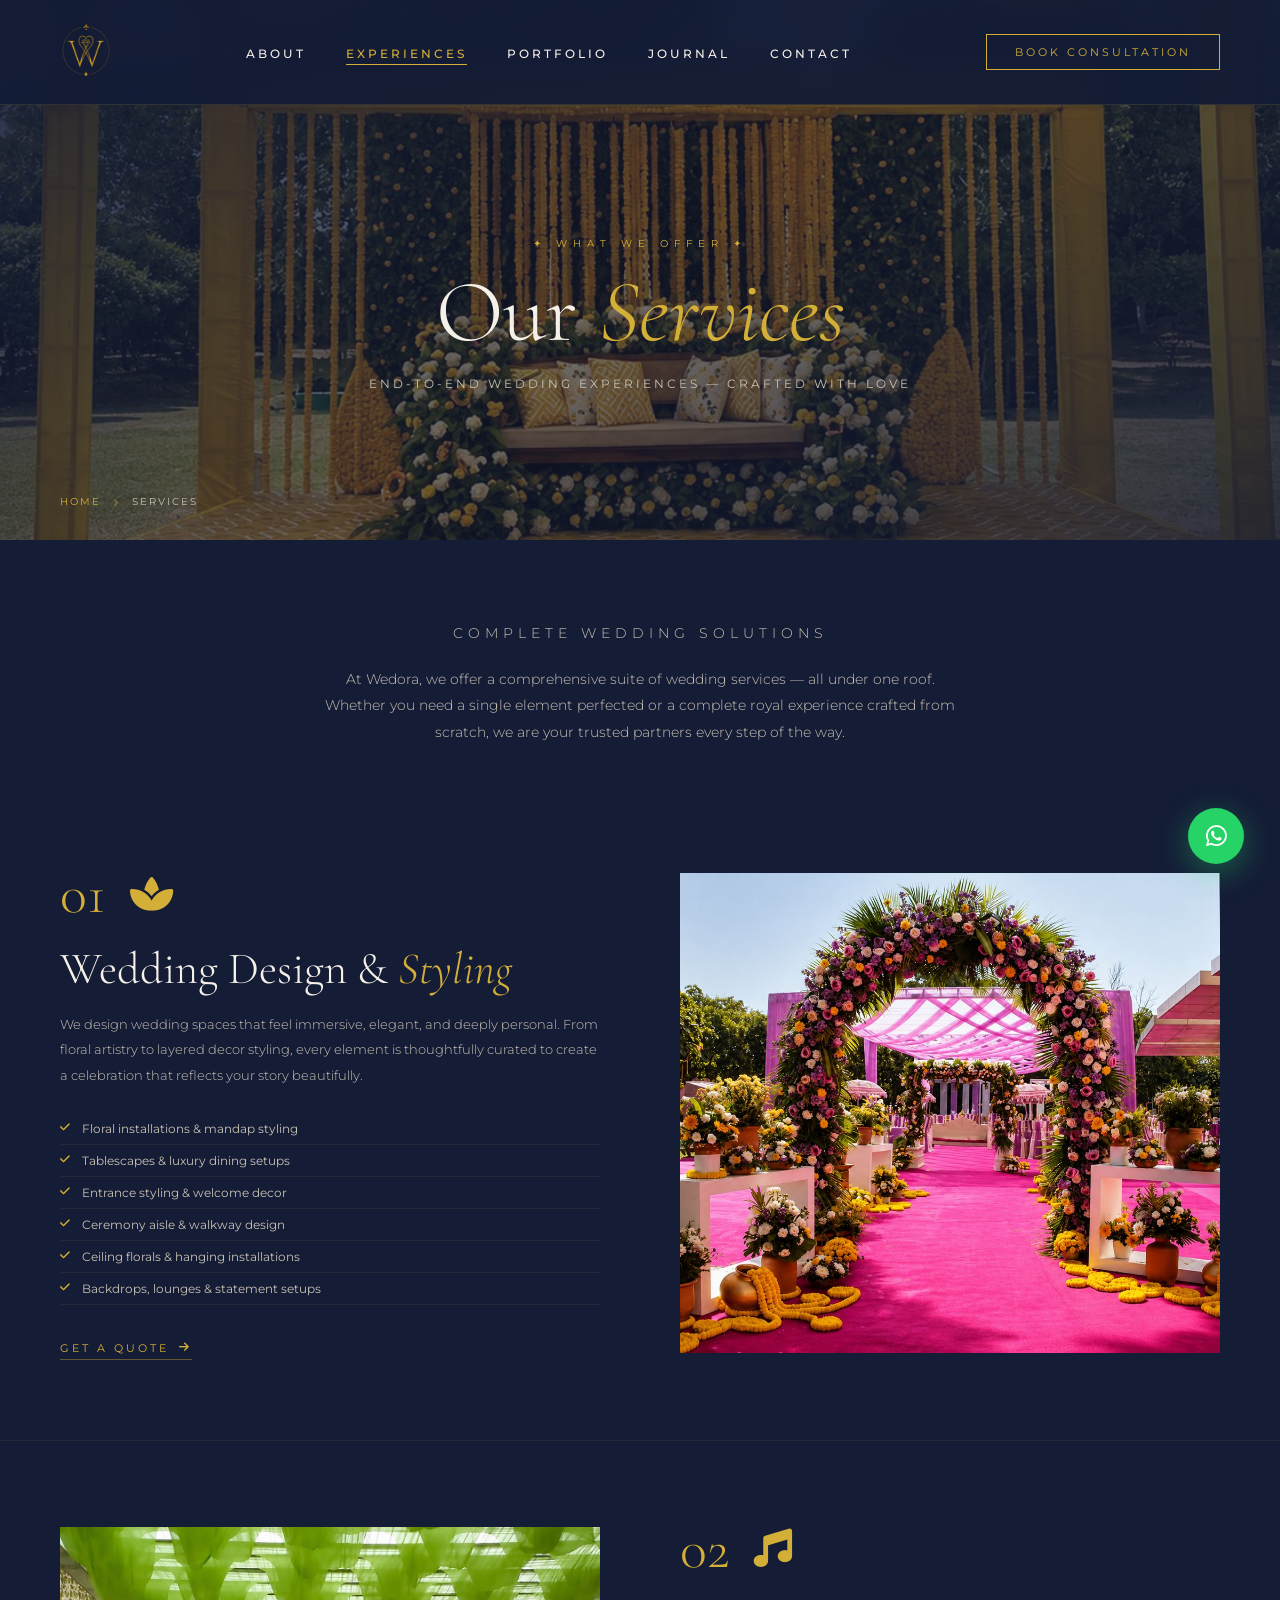
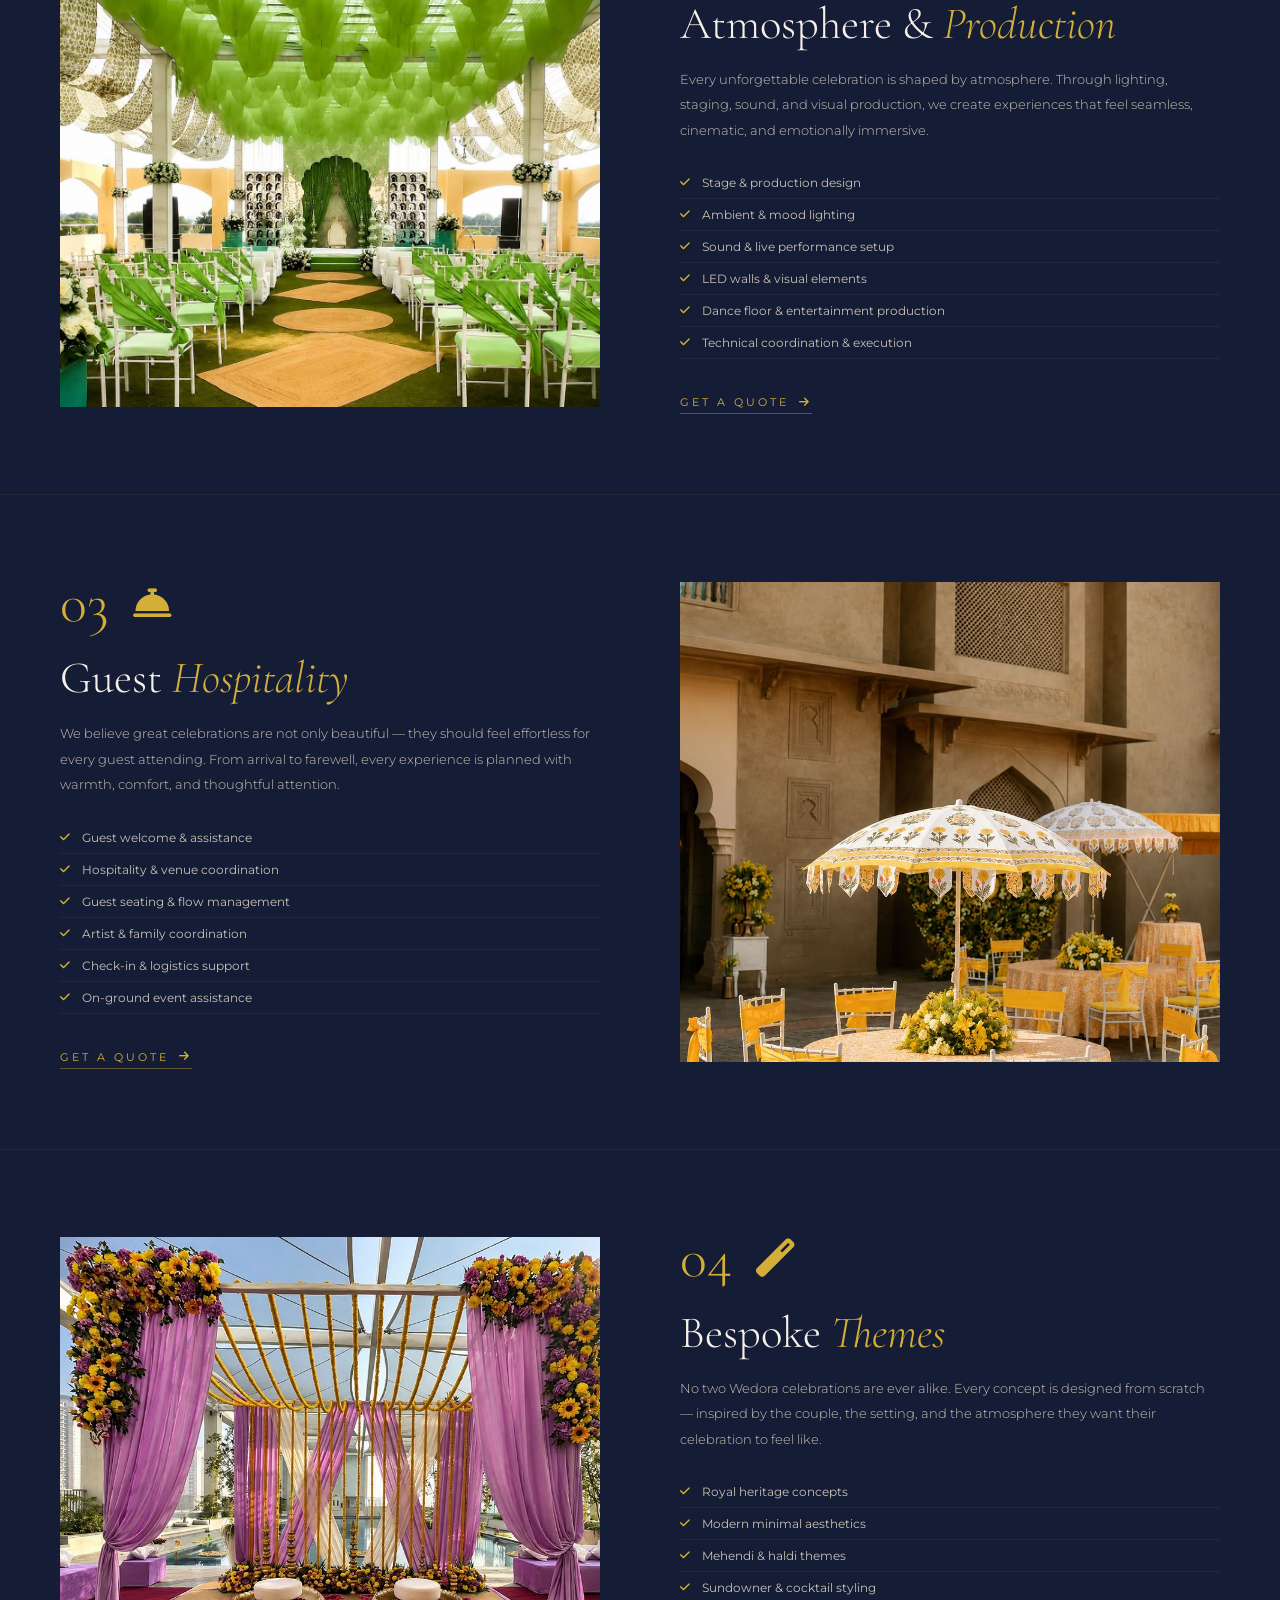
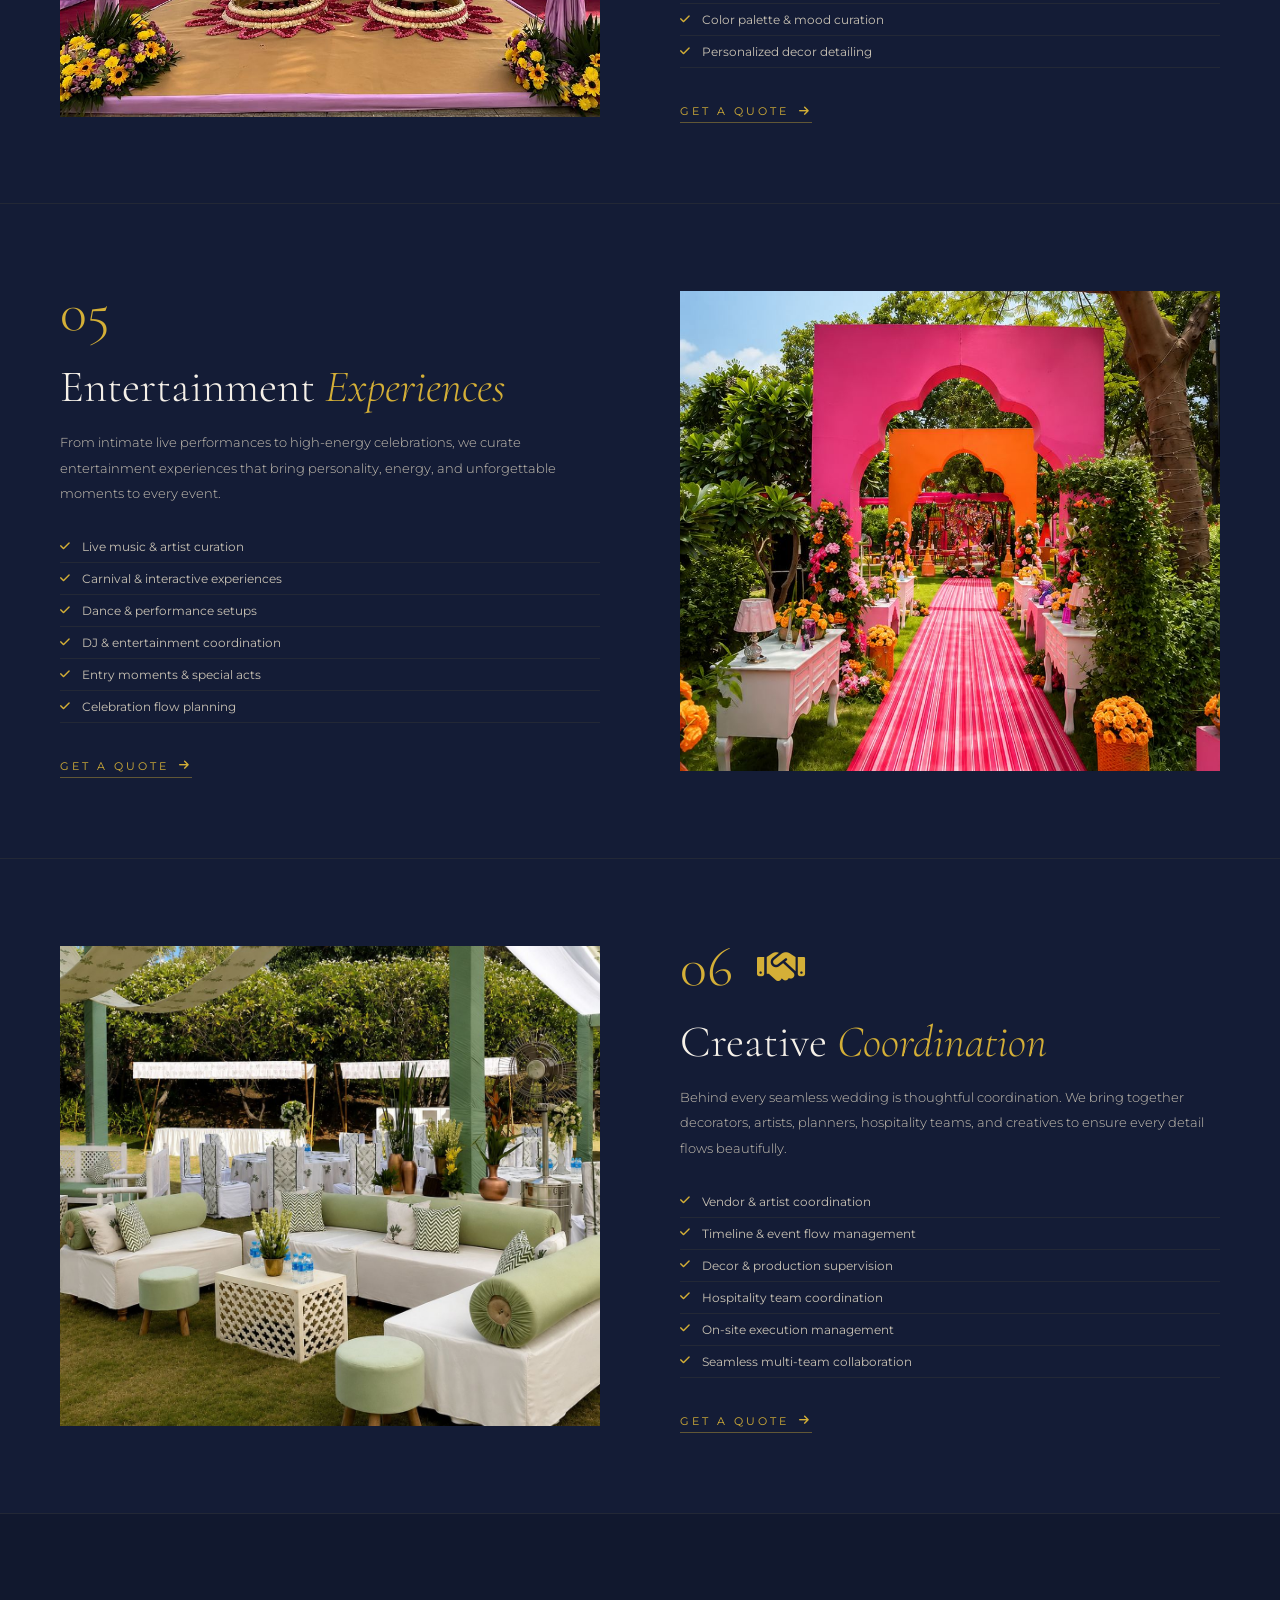
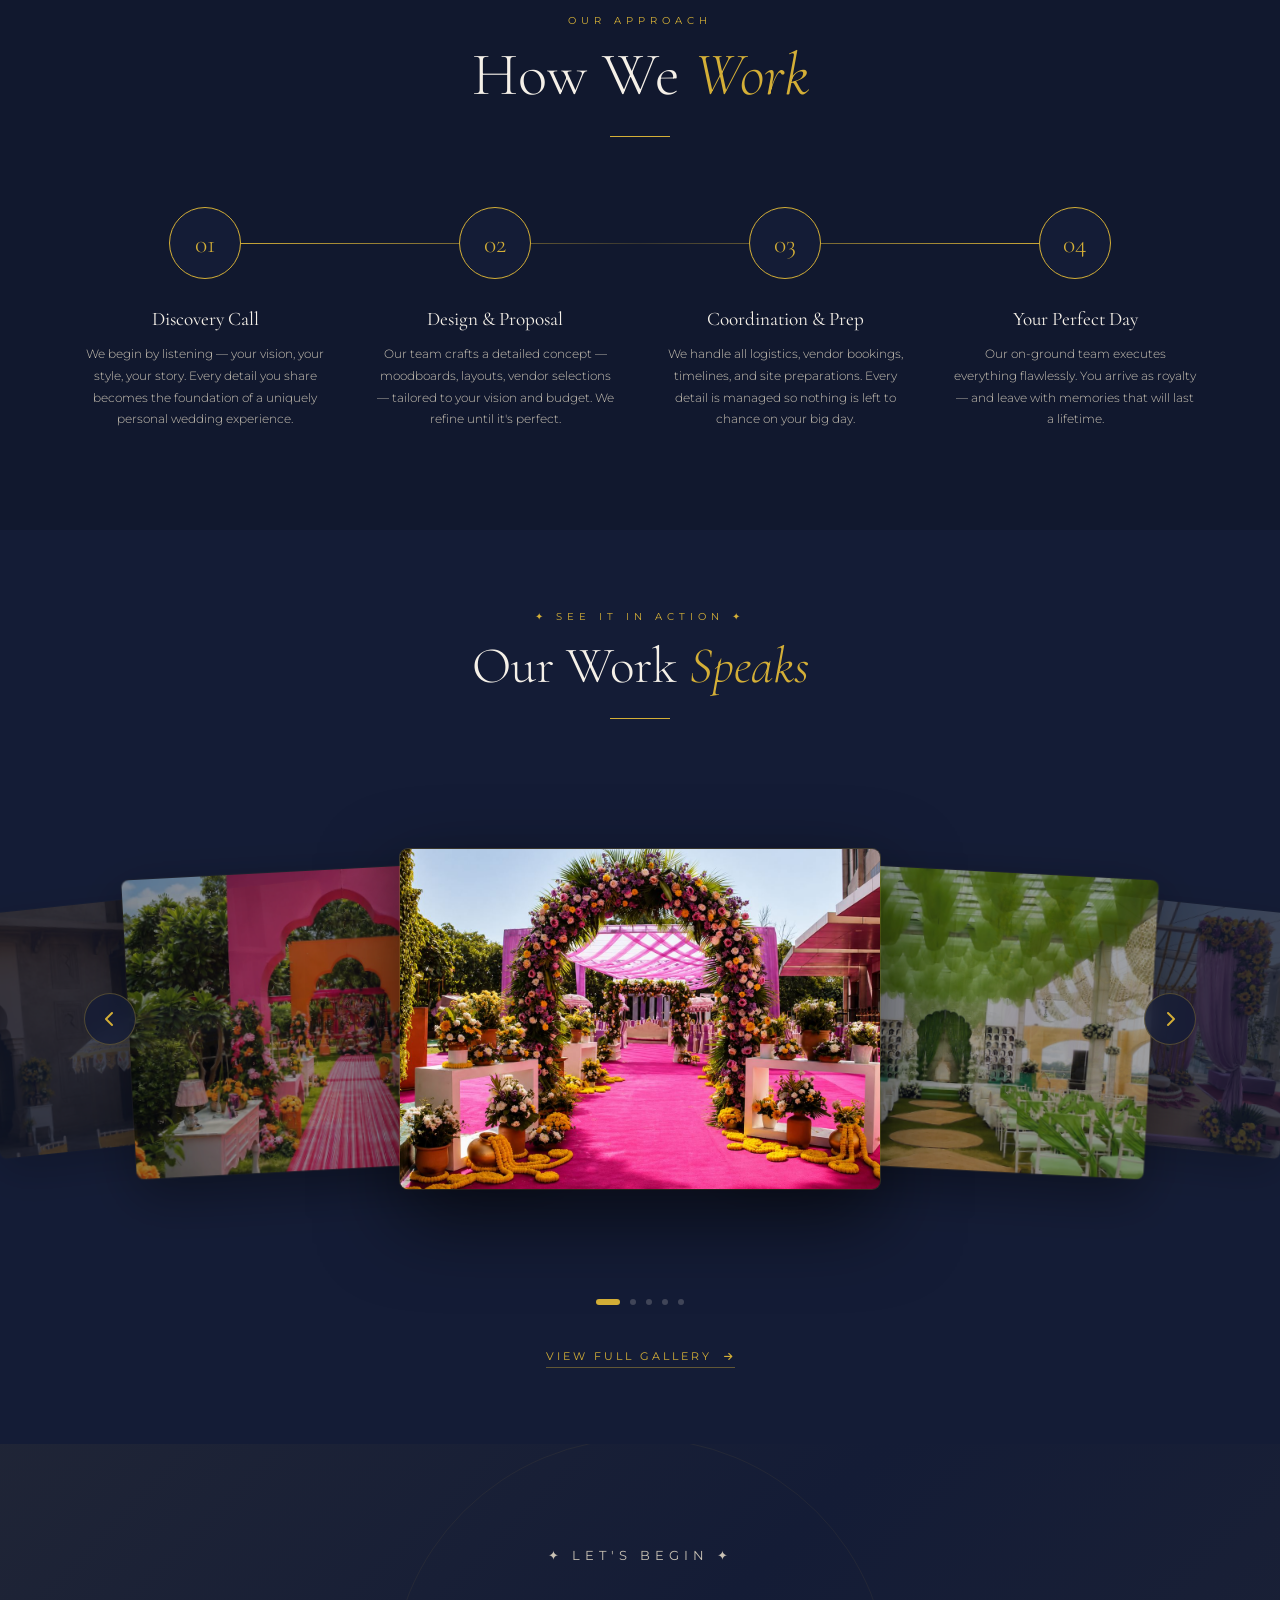
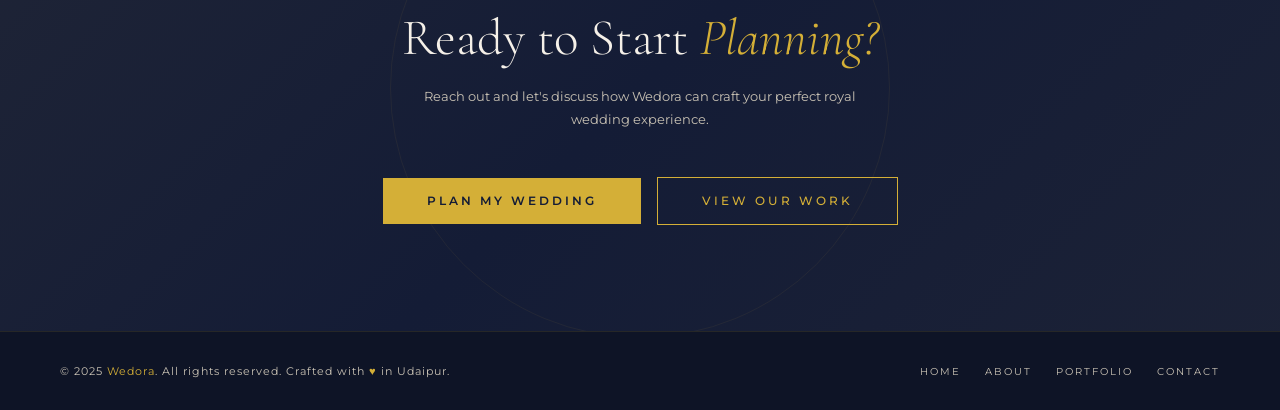
<file: services.html>
<!DOCTYPE html>
<html lang="en">
<head>
  <meta charset="UTF-8" />
  <meta name="viewport" content="width=device-width, initial-scale=1.0" />
  <title>Services — Wedora</title>
  <link href="https://fonts.googleapis.com/css2?family=Cormorant+Garamond:ital,wght@0,300;0,400;0,600;1,300;1,400&family=Montserrat:wght@300;400;500;600&display=swap" rel="stylesheet" />
  <link rel="stylesheet" href="https://cdnjs.cloudflare.com/ajax/libs/font-awesome/6.5.0/css/all.min.css" />
  <link rel="stylesheet" href="stacked-gallery.css" />
  <style>
    :root { --navy:#141c36; --gold:#D4AF37; --gold-light:#e8cc6a; --ivory:#F5F0E8; --ivory-dim:#c9c2b4; --transition:cubic-bezier(0.77,0,0.175,1); }
    *,*::before,*::after{margin:0;padding:0;box-sizing:border-box;}
    html{scroll-behavior:smooth;}
    body{background:var(--navy);color:var(--ivory);font-family:'Montserrat',sans-serif;overflow-x:hidden;}
    ::-webkit-scrollbar{width:4px;} ::-webkit-scrollbar-track{background:var(--navy);} ::-webkit-scrollbar-thumb{background:var(--gold);border-radius:2px;}

    nav{position:fixed;top:0;left:0;right:0;z-index:1000;display:flex;align-items:center;justify-content:space-between;padding:24px 60px;background:rgba(20,28,54,0.95);backdrop-filter:blur(16px);border-bottom:1px solid rgba(212,175,55,0.15);transition:padding 0.4s ease;}
    nav.scrolled{padding:16px 60px;}
    .nav-logo{text-decoration:none;}
    .nav-links{display:flex;gap:40px;list-style:none;}
    .nav-links a{color:var(--ivory);text-decoration:none;font-size:0.72rem;letter-spacing:3px;text-transform:uppercase;font-weight:500;position:relative;padding-bottom:4px;transition:color 0.3s ease;}
    .nav-links a::after{content:'';position:absolute;bottom:0;left:0;width:0;height:1px;background:var(--gold);transition:width 0.4s var(--transition);}
    .nav-links a:hover,.nav-links a.active{color:var(--gold);}
    .nav-links a:hover::after,.nav-links a.active::after{width:100%;}
    .nav-cta{background:transparent;border:1px solid var(--gold);color:var(--gold);padding:10px 28px;font-family:'Montserrat',sans-serif;font-size:0.7rem;letter-spacing:3px;text-transform:uppercase;cursor:pointer;transition:all 0.4s ease;text-decoration:none;}
    .nav-cta:hover{background:var(--gold);color:var(--navy);}
    .hamburger{display:none;flex-direction:column;gap:5px;cursor:pointer;}
    .hamburger span{width:28px;height:1px;background:var(--gold);display:block;}

    .page-hero{height:60vh;padding-top:88px;position:relative;display:flex;align-items:center;justify-content:center;overflow:hidden;}
    .page-hero-bg{position:absolute;inset:0;background:url('images/optimized/Yellow Botanica/5.jpg') center/cover;}
    .page-hero-bg::after{content:'';position:absolute;inset:0;background:linear-gradient(135deg,rgba(20,28,54,0.92),rgba(20,28,54,0.6),rgba(20,28,54,0.88));}
    .page-hero-content{position:relative;z-index:2;text-align:center;}
    .page-hero-eyebrow{font-size:0.65rem;letter-spacing:6px;text-transform:uppercase;color:var(--gold);margin-bottom:16px;}
    .page-hero-title{font-family:'Cormorant Garamond',serif;font-size:clamp(3rem,7vw,5.5rem);font-weight:300;color:var(--ivory);line-height:1.05;}
    .page-hero-title span{color:var(--gold);font-style:italic;}
    .page-hero-sub{font-size:0.72rem;letter-spacing:3px;text-transform:uppercase;color:var(--ivory-dim);margin-top:18px;}
    .breadcrumb{position:absolute;bottom:32px;left:60px;z-index:2;display:flex;align-items:center;gap:12px;font-size:0.65rem;letter-spacing:2px;text-transform:uppercase;}
    .breadcrumb a{color:var(--gold);text-decoration:none;} .breadcrumb span{color:var(--ivory-dim);} .breadcrumb i{color:rgba(212,175,55,0.5);font-size:0.5rem;}

    section{padding:100px 60px;}
    .section-label{font-size:0.62rem;letter-spacing:5px;text-transform:uppercase;color:var(--gold);margin-bottom:16px;}
    .section-title{font-family:'Cormorant Garamond',serif;font-size:clamp(2.2rem,5vw,3.8rem);font-weight:300;line-height:1.1;color:var(--ivory);}
    .section-title span{color:var(--gold);font-style:italic;}
    .gold-line{width:60px;height:1px;background:var(--gold);margin:28px 0;}

    /* INTRO */
    .services-intro{text-align:center;padding:80px 60px 40px;}
    .services-intro p{font-size:0.88rem;color:var(--ivory-dim);line-height:1.9;max-width:640px;margin:0 auto;font-weight:300;}

    /* SERVICE BLOCKS */
    .service-block{display:grid;grid-template-columns:1fr 1fr;gap:80px;align-items:center;padding:80px 60px;border-bottom:1px solid rgba(212,175,55,0.08);}
    .service-block:nth-child(even){direction:rtl;}
    .service-block:nth-child(even) > *{direction:ltr;}
    .service-block-img{position:relative;overflow:hidden;}
    .service-block-img img{width:100%;height:480px;object-fit:cover;display:block;transition:transform 0.8s var(--transition);}
    .service-block:hover .service-block-img img{transform:scale(1.04);}
    .service-block-img-border{position:absolute;top:16px;left:16px;right:-16px;bottom:-16px;border:1px solid rgba(212,175,55,0.25);z-index:-1;}
    .service-num-big{font-family:'Cormorant Garamond',serif;font-size:3.5rem;color:var(--gold);font-weight:300;line-height:1;display:inline-block;vertical-align:middle;margin-right:20px;margin-bottom:20px;}
    .service-icon-big{font-size:2.4rem;color:var(--gold);display:inline-block;vertical-align:middle;margin-bottom:20px;}
    .service-block h2{font-family:'Cormorant Garamond',serif;font-size:clamp(1.8rem,3.5vw,2.8rem);color:var(--ivory);font-weight:300;margin-bottom:16px;}
    .service-block h2 span{color:var(--gold);font-style:italic;}
    .service-block p{font-size:0.84rem;color:var(--ivory-dim);line-height:1.9;font-weight:300;margin-bottom:24px;}
    .includes-list{list-style:none;margin-bottom:32px;}
    .includes-list li{font-size:0.78rem;color:var(--ivory-dim);padding:8px 0;border-bottom:1px solid rgba(212,175,55,0.08);display:flex;align-items:center;gap:12px;}
    .includes-list li i{color:var(--gold);font-size:0.7rem;}
    .btn-service{display:inline-flex;align-items:center;gap:10px;color:var(--gold);text-decoration:none;font-size:0.7rem;letter-spacing:3px;text-transform:uppercase;border-bottom:1px solid rgba(212,175,55,0.4);padding-bottom:4px;transition:border-color 0.3s ease;}
    .btn-service:hover{border-color:var(--gold);}

    /* PROCESS */
    #process{background:rgba(0,0,0,0.15);}
    .process-header{text-align:center;margin-bottom:70px;}
    .process-header .gold-line{margin:28px auto;}
    .process-steps{display:grid;grid-template-columns:repeat(4,1fr);gap:0;position:relative;}
    .process-steps::before{content:'';position:absolute;top:36px;left:12.5%;right:12.5%;height:1px;background:linear-gradient(to right,var(--gold),rgba(212,175,55,0.2),var(--gold));z-index:0;}
    .process-step{text-align:center;padding:0 24px;position:relative;z-index:1;}
    .step-num{width:72px;height:72px;border:1px solid var(--gold);border-radius:50%;display:flex;align-items:center;justify-content:center;margin:0 auto 28px;font-family:'Cormorant Garamond',serif;font-size:1.6rem;color:var(--gold);background:var(--navy);font-weight:300;}
    .process-step h4{font-family:'Cormorant Garamond',serif;font-size:1.2rem;color:var(--ivory);margin-bottom:12px;font-weight:400;}
    .process-step p{font-size:0.75rem;color:var(--ivory-dim);line-height:1.8;font-weight:300;}

    /* CTA */
    .page-cta{padding:100px 60px;text-align:center;background:linear-gradient(135deg,rgba(212,175,55,0.06),rgba(20,28,54,0.8),rgba(212,175,55,0.04));position:relative;overflow:hidden;}
    .page-cta::before{content:'';position:absolute;top:50%;left:50%;transform:translate(-50%,-50%);width:500px;height:500px;border-radius:50%;border:1px solid rgba(212,175,55,0.07);}
    .page-cta h2{font-family:'Cormorant Garamond',serif;font-size:clamp(2rem,4vw,3.5rem);color:var(--ivory);font-weight:300;margin-bottom:16px;}
    .page-cta h2 span{color:var(--gold);font-style:italic;}
    .page-cta p{font-size:0.8rem;color:var(--ivory-dim);margin-bottom:40px;line-height:1.8;max-width:480px;margin-left:auto;margin-right:auto;}
    .btn-gold{background:var(--gold);color:var(--navy);padding:16px 44px;font-size:0.72rem;letter-spacing:3px;text-transform:uppercase;text-decoration:none;font-weight:600;transition:all 0.4s ease;display:inline-block;font-family:'Montserrat',sans-serif;margin:6px;}
    .btn-gold:hover{background:var(--gold-light);transform:translateY(-2px);}
    .btn-outline-gold{background:transparent;color:var(--gold);padding:16px 44px;font-size:0.72rem;letter-spacing:3px;text-transform:uppercase;text-decoration:none;font-weight:500;border:1px solid var(--gold);transition:all 0.4s ease;display:inline-block;font-family:'Montserrat',sans-serif;margin:6px;}
    .btn-outline-gold:hover{background:var(--gold);color:var(--navy);}

    .footer-mini{background:rgba(0,0,0,0.3);border-top:1px solid rgba(212,175,55,0.12);padding:32px 60px;display:flex;justify-content:space-between;align-items:center;flex-wrap:wrap;gap:16px;}
    .footer-mini p{font-size:0.7rem;color:var(--ivory-dim);letter-spacing:1px;} .footer-mini span{color:var(--gold);}
    .footer-mini-links{display:flex;gap:24px;}
    .footer-mini-links a{color:var(--ivory-dim);text-decoration:none;font-size:0.65rem;letter-spacing:2px;text-transform:uppercase;transition:color 0.3s ease;}
    .footer-mini-links a:hover{color:var(--gold);}

    .whatsapp-float{position:fixed;bottom:36px;right:36px;z-index:999;width:56px;height:56px;border-radius:50%;background:#25D366;display:flex;align-items:center;justify-content:center;color:white;font-size:1.5rem;text-decoration:none;box-shadow:0 8px 32px rgba(37,211,102,0.4);transition:all 0.3s ease;animation:pulse 2.5s ease infinite;}
    .whatsapp-float:hover{transform:scale(1.1);}
    @keyframes pulse{0%,100%{box-shadow:0 8px 32px rgba(37,211,102,0.4);}50%{box-shadow:0 8px 48px rgba(37,211,102,0.7);}}

    .mobile-menu{display:none;position:fixed;inset:0;background:rgba(20,28,54,0.98);backdrop-filter:blur(20px);z-index:998;flex-direction:column;align-items:center;justify-content:center;gap:36px;}
    .mobile-menu.open{display:flex;}
    .mobile-menu a{font-family:'Cormorant Garamond',serif;font-size:2.5rem;color:var(--ivory);text-decoration:none;font-weight:300;transition:color 0.3s ease;}
    .mobile-menu a:hover{color:var(--gold);}
    .menu-close{position:absolute;top:28px;right:36px;font-size:1.5rem;color:var(--gold);cursor:pointer;background:none;border:none;}

    .reveal{opacity:0;transform:translateY(36px);transition:opacity 0.9s ease,transform 0.9s var(--transition);}
    .reveal.visible{opacity:1;transform:translateY(0);}

    @media(max-width:1024px){
      nav{padding:18px 32px;} section{padding:80px 32px;} .services-intro{padding:60px 32px 30px;}
      .service-block{grid-template-columns:1fr;gap:48px;padding:60px 32px;} .service-block:nth-child(even){direction:ltr;}
      .process-steps{grid-template-columns:repeat(2,1fr);gap:48px;} .process-steps::before{display:none;}
    }
    @media(max-width:768px){
      .nav-links,.nav-cta{display:none;} .hamburger{display:flex;}
      .page-hero{height:50vh;} .breadcrumb{left:24px;} section{padding:60px 20px;}
      .services-intro{padding:50px 20px 24px;} .service-block{padding:50px 20px;}
      .process-steps{grid-template-columns:1fr;}
      .footer-mini{padding:24px;flex-direction:column;text-align:center;}
    }
    #page-overlay{position:fixed;inset:0;background:#141c36;z-index:9998;transition:opacity .26s ease;pointer-events:none;}
  </style>
</head>
<body>
<div id="page-overlay"></div>

<a href="https://wa.me/918769919003" target="_blank" class="whatsapp-float"><i class="fab fa-whatsapp"></i></a>

<div class="mobile-menu" id="mobileMenu">
  <button class="menu-close" onclick="closeMobileMenu()"><i class="fas fa-times"></i></button>
  <a href="index.html" onclick="closeMobileMenu()">Home</a>
  <a href="about.html" onclick="closeMobileMenu()">About</a>
  <a href="services.html" onclick="closeMobileMenu()">Experiences</a>
  <a href="gallery.html" onclick="closeMobileMenu()">Portfolio</a>
  <a href="stories.html" onclick="closeMobileMenu()">Journal</a>
  <a href="contact.html" onclick="closeMobileMenu()">Contact</a>
</div>

<nav id="navbar">
  <a href="index.html" class="nav-logo"><img src="images/logo.png" alt="Wedora Logo" style="height: 52px; width: auto;" /></a>
  <ul class="nav-links">
    <li><a href="about.html">About</a></li>
    <li><a href="services.html" class="active">Experiences</a></li>
    <li><a href="gallery.html">Portfolio</a></li>
    <li><a href="stories.html">Journal</a></li>
    <li><a href="contact.html">Contact</a></li>
  </ul>
  <a href="https://wa.me/918769919003" class="nav-cta" target="_blank">Book Consultation</a>
  <div class="hamburger" onclick="openMobileMenu()"><span></span><span></span><span></span></div>
</nav>

<div class="page-hero">
  <div class="page-hero-bg"></div>
  <div class="page-hero-content">
    <p class="page-hero-eyebrow">✦ What We Offer ✦</p>
    <h1 class="page-hero-title">Our <span>Services</span></h1>
    <p class="page-hero-sub">End-to-End Wedding Experiences — Crafted With Love</p>
  </div>
  <div class="breadcrumb">
    <a href="index.html">Home</a>
    <i class="fas fa-chevron-right"></i>
    <span>Services</span>
  </div>
</div>

<div class="services-intro reveal">
  <p class="section-label" style="text-align:center;letter-spacing:5px;">Complete Wedding Solutions</p>
  <br/>
  <p>At Wedora, we offer a comprehensive suite of wedding services — all under one roof. Whether you need a single element perfected or a complete royal experience crafted from scratch, we are your trusted partners every step of the way.</p>
</div>

<!-- SERVICE 1: FLORAL & DECOR -->
<div class="service-block">
  <div class="service-block-content reveal">
    <div class="service-num-big">01</div>
    <i class="fas fa-spa service-icon-big"></i>
    <h2>Wedding Design & <span>Styling</span></h2>
    <p>We design wedding spaces that feel immersive, elegant, and deeply personal. From floral artistry to layered decor styling, every element is thoughtfully curated to create a celebration that reflects your story beautifully.</p>
    <ul class="includes-list">
      <li><i class="fas fa-check"></i> Floral installations & mandap styling</li>
      <li><i class="fas fa-check"></i> Tablescapes & luxury dining setups</li>
      <li><i class="fas fa-check"></i> Entrance styling & welcome decor</li>
      <li><i class="fas fa-check"></i> Ceremony aisle & walkway design</li>
      <li><i class="fas fa-check"></i> Ceiling florals & hanging installations</li>
      <li><i class="fas fa-check"></i> Backdrops, lounges & statement setups</li>
    </ul>
    <a href="contact.html" class="btn-service">Get a Quote <i class="fas fa-arrow-right"></i></a>
  </div>
  <div class="service-block-img reveal">
    <img src="images/optimized/Petals in Lilac/5.jpg" alt="Floral & Décor" />
    <div class="service-block-img-border"></div>
  </div>
</div>

<!-- SERVICE 2: STAGE, SOUND & LIGHTING -->
<div class="service-block">
  <div class="service-block-content reveal">
    <div class="service-num-big">02</div>
    <i class="fas fa-music service-icon-big"></i>
    <h2>Atmosphere & <span>Production</span></h2>
    <p>Every unforgettable celebration is shaped by atmosphere. Through lighting, staging, sound, and visual production, we create experiences that feel seamless, cinematic, and emotionally immersive.</p>
    <ul class="includes-list">
      <li><i class="fas fa-check"></i> Stage & production design</li>
      <li><i class="fas fa-check"></i> Ambient & mood lighting</li>
      <li><i class="fas fa-check"></i> Sound & live performance setup</li>
      <li><i class="fas fa-check"></i> LED walls & visual elements</li>
      <li><i class="fas fa-check"></i> Dance floor & entertainment production</li>
      <li><i class="fas fa-check"></i> Technical coordination & execution</li>
    </ul>
    <a href="contact.html" class="btn-service">Get a Quote <i class="fas fa-arrow-right"></i></a>
  </div>
  <div class="service-block-img reveal">
    <img src="images/optimized/Sage Symphony/1.jpg" alt="Stage & Ceremony" />
    <div class="service-block-img-border"></div>
  </div>
</div>

<!-- SERVICE 3: HOSPITALITY & VENUE -->
<div class="service-block">
  <div class="service-block-content reveal">
    <div class="service-num-big">03</div>
    <i class="fas fa-concierge-bell service-icon-big"></i>
    <h2>Guest <span>Hospitality</span></h2>
    <p>We believe great celebrations are not only beautiful — they should feel effortless for every guest attending. From arrival to farewell, every experience is planned with warmth, comfort, and thoughtful attention.</p>
    <ul class="includes-list">
      <li><i class="fas fa-check"></i> Guest welcome & assistance</li>
      <li><i class="fas fa-check"></i> Hospitality & venue coordination</li>
      <li><i class="fas fa-check"></i> Guest seating & flow management</li>
      <li><i class="fas fa-check"></i> Artist & family coordination</li>
      <li><i class="fas fa-check"></i> Check-in & logistics support</li>
      <li><i class="fas fa-check"></i> On-ground event assistance</li>
    </ul>
    <a href="contact.html" class="btn-service">Get a Quote <i class="fas fa-arrow-right"></i></a>
  </div>
  <div class="service-block-img reveal">
    <img src="images/optimized/Yellow Botanica/9.jpg" alt="Hospitality Setup" />
    <div class="service-block-img-border"></div>
  </div>
</div>

<!-- SERVICE 4: THEME MANAGEMENT -->
<div class="service-block">
  <div class="service-block-content reveal">
    <div class="service-num-big">04</div>
    <i class="fas fa-magic service-icon-big"></i>
    <h2>Bespoke <span>Themes</span></h2>
    <p>No two Wedora celebrations are ever alike. Every concept is designed from scratch — inspired by the couple, the setting, and the atmosphere they want their celebration to feel like.</p>
    <ul class="includes-list">
      <li><i class="fas fa-check"></i> Royal heritage concepts</li>
      <li><i class="fas fa-check"></i> Modern minimal aesthetics</li>
      <li><i class="fas fa-check"></i> Mehendi & haldi themes</li>
      <li><i class="fas fa-check"></i> Sundowner & cocktail styling</li>
      <li><i class="fas fa-check"></i> Color palette & mood curation</li>
      <li><i class="fas fa-check"></i> Personalized decor detailing</li>
    </ul>
    <a href="contact.html" class="btn-service">Get a Quote <i class="fas fa-arrow-right"></i></a>
  </div>
  <div class="service-block-img reveal">
    <img src="images/optimized/Petals in Lilac/3.jpg" alt="Theme Management" />
    <div class="service-block-img-border"></div>
  </div>
</div>

<!-- SERVICE 5: CARNIVAL & ENTERTAINMENT -->
<div class="service-block">
  <div class="service-block-content reveal">
    <div class="service-num-big">05</div>
    <i class="fas fa-ferris-wheel service-icon-big"></i>
    <h2>Entertainment <span>Experiences</span></h2>
    <p>From intimate live performances to high-energy celebrations, we curate entertainment experiences that bring personality, energy, and unforgettable moments to every event.</p>
    <ul class="includes-list">
      <li><i class="fas fa-check"></i> Live music & artist curation</li>
      <li><i class="fas fa-check"></i> Carnival & interactive experiences</li>
      <li><i class="fas fa-check"></i> Dance & performance setups</li>
      <li><i class="fas fa-check"></i> DJ & entertainment coordination</li>
      <li><i class="fas fa-check"></i> Entry moments & special acts</li>
      <li><i class="fas fa-check"></i> Celebration flow planning</li>
    </ul>
    <a href="contact.html" class="btn-service">Get a Quote <i class="fas fa-arrow-right"></i></a>
  </div>
  <div class="service-block-img reveal">
    <img src="images/optimized/Carnival Reverie/2.jpg" alt="Carnival & Entertainment" />
    <div class="service-block-img-border"></div>
  </div>
</div>

<!-- SERVICE 6: VENDOR COORDINATION -->
<div class="service-block">
  <div class="service-block-content reveal">
    <div class="service-num-big">06</div>
    <i class="fas fa-handshake service-icon-big"></i>
    <h2>Creative <span>Coordination</span></h2>
    <p>Behind every seamless wedding is thoughtful coordination. We bring together decorators, artists, planners, hospitality teams, and creatives to ensure every detail flows beautifully.</p>
    <ul class="includes-list">
      <li><i class="fas fa-check"></i> Vendor & artist coordination</li>
      <li><i class="fas fa-check"></i> Timeline & event flow management</li>
      <li><i class="fas fa-check"></i> Decor & production supervision</li>
      <li><i class="fas fa-check"></i> Hospitality team coordination</li>
      <li><i class="fas fa-check"></i> On-site execution management</li>
      <li><i class="fas fa-check"></i> Seamless multi-team collaboration</li>
    </ul>
    <a href="contact.html" class="btn-service">Get a Quote <i class="fas fa-arrow-right"></i></a>
  </div>
  <div class="service-block-img reveal">
    <img src="images/optimized/Sage Symphony/8.jpg" alt="Vendor Coordination" />
    <div class="service-block-img-border"></div>
  </div>
</div>

<!-- HOW WE WORK -->
<section id="process">
  <div class="process-header reveal">
    <p class="section-label">Our Approach</p>
    <h2 class="section-title">How We <span>Work</span></h2>
    <div class="gold-line"></div>
  </div>
  <div class="process-steps">
    <div class="process-step reveal">
      <div class="step-num">01</div>
      <h4>Discovery Call</h4>
      <p>We begin by listening — your vision, your style, your story. Every detail you share becomes the foundation of a uniquely personal wedding experience.</p>
    </div>
    <div class="process-step reveal">
      <div class="step-num">02</div>
      <h4>Design & Proposal</h4>
      <p>Our team crafts a detailed concept — moodboards, layouts, vendor selections — tailored to your vision and budget. We refine until it's perfect.</p>
    </div>
    <div class="process-step reveal">
      <div class="step-num">03</div>
      <h4>Coordination & Prep</h4>
      <p>We handle all logistics, vendor bookings, timelines, and site preparations. Every detail is managed so nothing is left to chance on your big day.</p>
    </div>
    <div class="process-step reveal">
      <div class="step-num">04</div>
      <h4>Your Perfect Day</h4>
      <p>Our on-ground team executes everything flawlessly. You arrive as royalty — and leave with memories that will last a lifetime.</p>
    </div>
  </div>
</section>
<!-- GALLERY SHOWCASE -->
<div class="stacked-gallery reveal" id="sgServices" tabindex="0">
  <div class="stacked-gallery-header">
    <p class="sg-label">✦ See It In Action ✦</p>
    <h2 class="sg-title">Our Work <span>Speaks</span></h2>
    <div class="sg-line"></div>
  </div>
  <div class="sg-carousel-wrap sg-small">
    <button class="sg-nav sg-nav-prev"><i class="fas fa-chevron-left"></i></button>
    <div class="sg-card"><img src="images/optimized/Petals in Lilac/5.jpg" alt="Floral Décor" /><div class="sg-card-overlay"><span class="sg-card-label">Floral &amp; Décor</span><span class="sg-card-sub">Service in Action</span></div></div>
    <div class="sg-card"><img src="images/optimized/Sage Symphony/1.jpg" alt="Stage Setup" /><div class="sg-card-overlay"><span class="sg-card-label">Stage &amp; Lighting</span><span class="sg-card-sub">Dramatic Setups</span></div></div>
    <div class="sg-card"><img src="images/optimized/Petals in Lilac/3.jpg" alt="Theme Mandap" /><div class="sg-card-overlay"><span class="sg-card-label">Theme Design</span><span class="sg-card-sub">Bespoke Concepts</span></div></div>
    <div class="sg-card"><img src="images/optimized/Yellow Botanica/9.jpg" alt="Hospitality" /><div class="sg-card-overlay"><span class="sg-card-label">Hospitality</span><span class="sg-card-sub">Royal Treatment</span></div></div>
    <div class="sg-card"><img src="images/optimized/Carnival Reverie/2.jpg" alt="Carnival" /><div class="sg-card-overlay"><span class="sg-card-label">Carnival Zone</span><span class="sg-card-sub">Fun &amp; Energy</span></div></div>
    <button class="sg-nav sg-nav-next"><i class="fas fa-chevron-right"></i></button>
  </div>
  <div class="sg-dots"></div>
  <div class="sg-view-all"><a href="gallery.html">View Full Gallery <i class="fas fa-arrow-right" style="margin-left:6px;font-size:0.6rem"></i></a></div>
</div>

<!-- CTA -->
<section class="page-cta">
  <p class="section-label" style="text-align:center;">✦ Let's Begin ✦</p>
  <h2 class="reveal">Ready to Start <span>Planning?</span></h2>
  <p class="reveal">Reach out and let's discuss how Wedora can craft your perfect royal wedding experience.</p>
  <div class="reveal">
    <a href="contact.html" class="btn-gold">Plan My Wedding</a>
    <a href="gallery.html" class="btn-outline-gold">View Our Work</a>
  </div>
</section>

<footer class="footer-mini">
  <p>© 2025 <span>Wedora</span>. All rights reserved. Crafted with <span>♥</span> in Udaipur.</p>
  <div class="footer-mini-links">
    <a href="index.html">Home</a>
    <a href="about.html">About</a>
    <a href="gallery.html">Portfolio</a>
    <a href="contact.html">Contact</a>
  </div>
</footer>

<script>
  

  window.addEventListener('scroll', () => { document.getElementById('navbar').classList.toggle('scrolled', window.scrollY > 60); });
  function openMobileMenu() { document.getElementById('mobileMenu').classList.add('open'); document.body.style.overflow = 'hidden'; }
  function closeMobileMenu() { document.getElementById('mobileMenu').classList.remove('open'); document.body.style.overflow = ''; }

  const obs = new IntersectionObserver((entries) => { entries.forEach(e => { if (e.isIntersecting) { e.target.classList.add('visible'); obs.unobserve(e.target); } }); }, { threshold: 0.08 });
  document.querySelectorAll('.reveal').forEach(el => obs.observe(el));

  var _ov=document.getElementById('page-overlay');
  requestAnimationFrame(function(){requestAnimationFrame(function(){_ov.style.opacity='0';});});
  document.querySelectorAll('a[href]').forEach(function(a){var h=a.getAttribute('href');if(!h||h[0]==='#'||/^(mailto:|tel:|http)/.test(h))return;a.addEventListener('click',function(e){e.preventDefault();var d=this.href;_ov.style.pointerEvents='all';_ov.style.opacity='1';setTimeout(function(){window.location.href=d;},265);});});
</script>
<script src="stacked-gallery.js"></script>
</body>
</html>
</file>
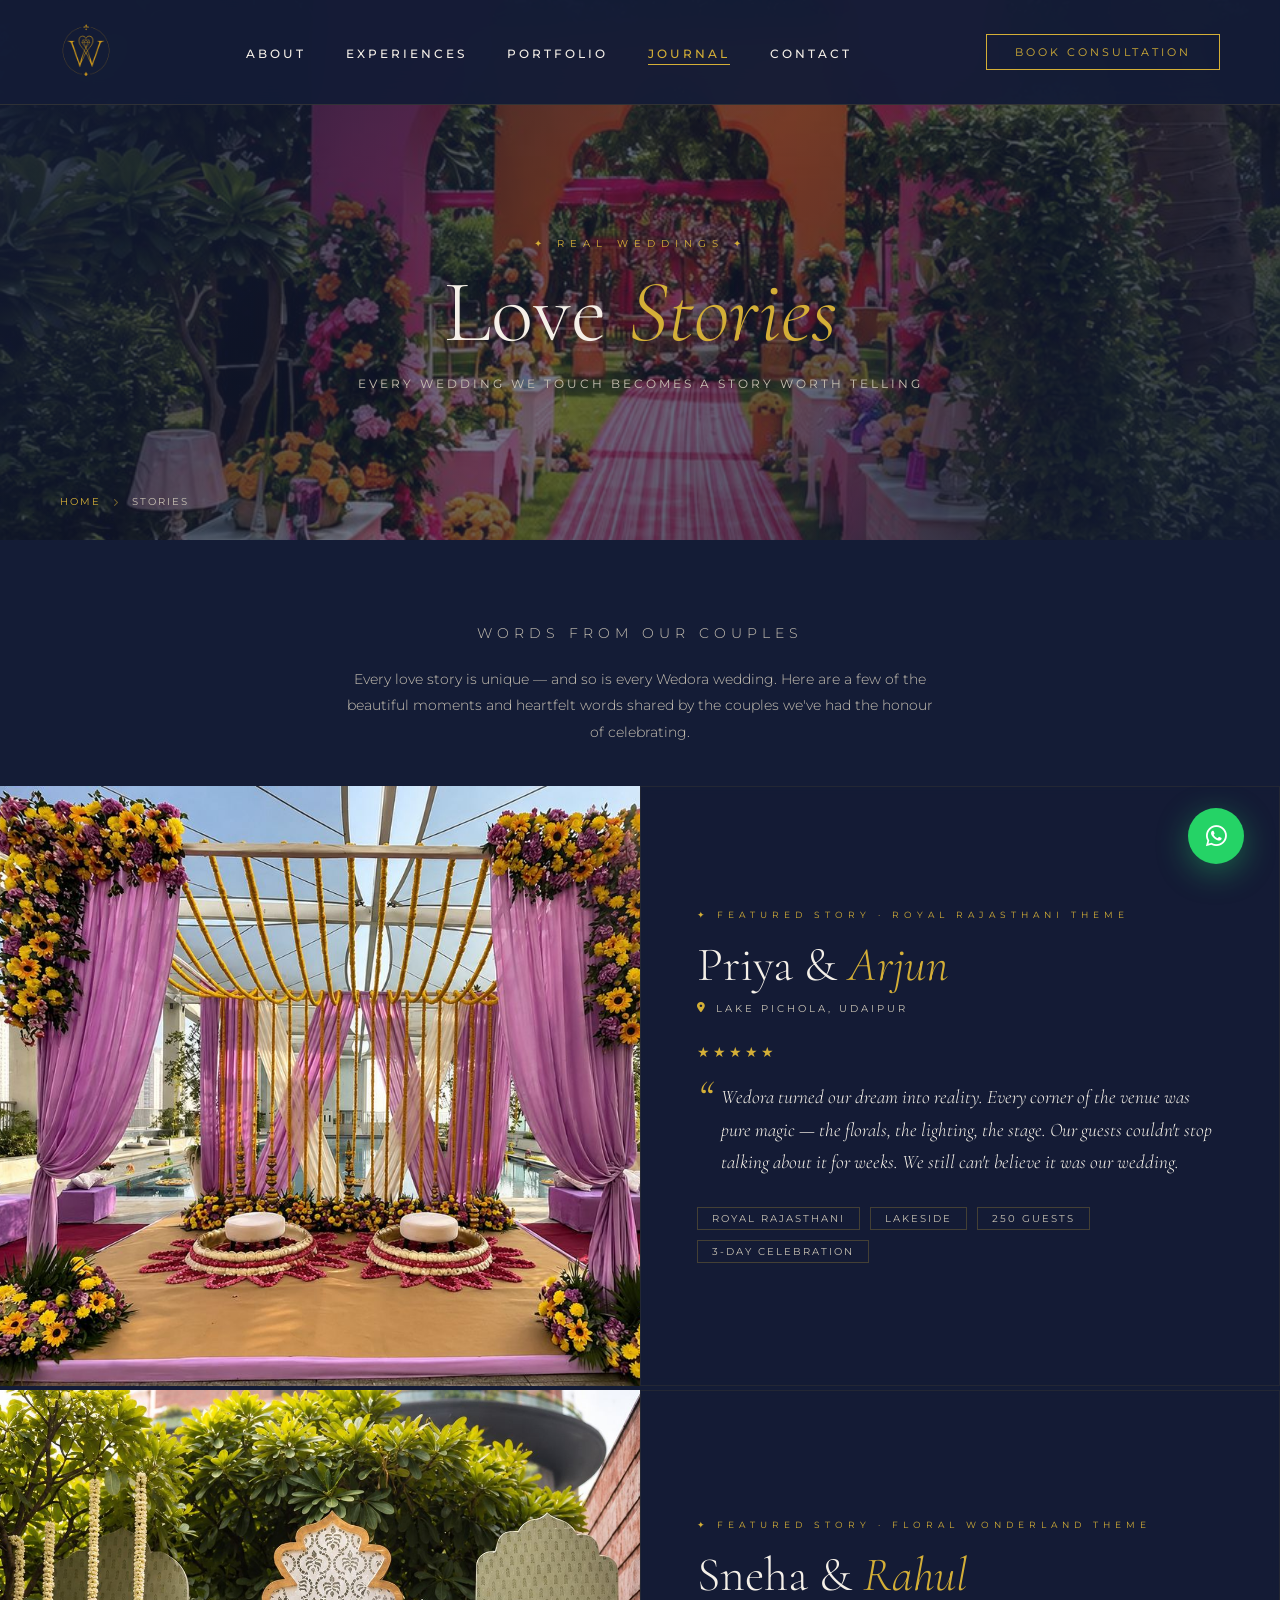
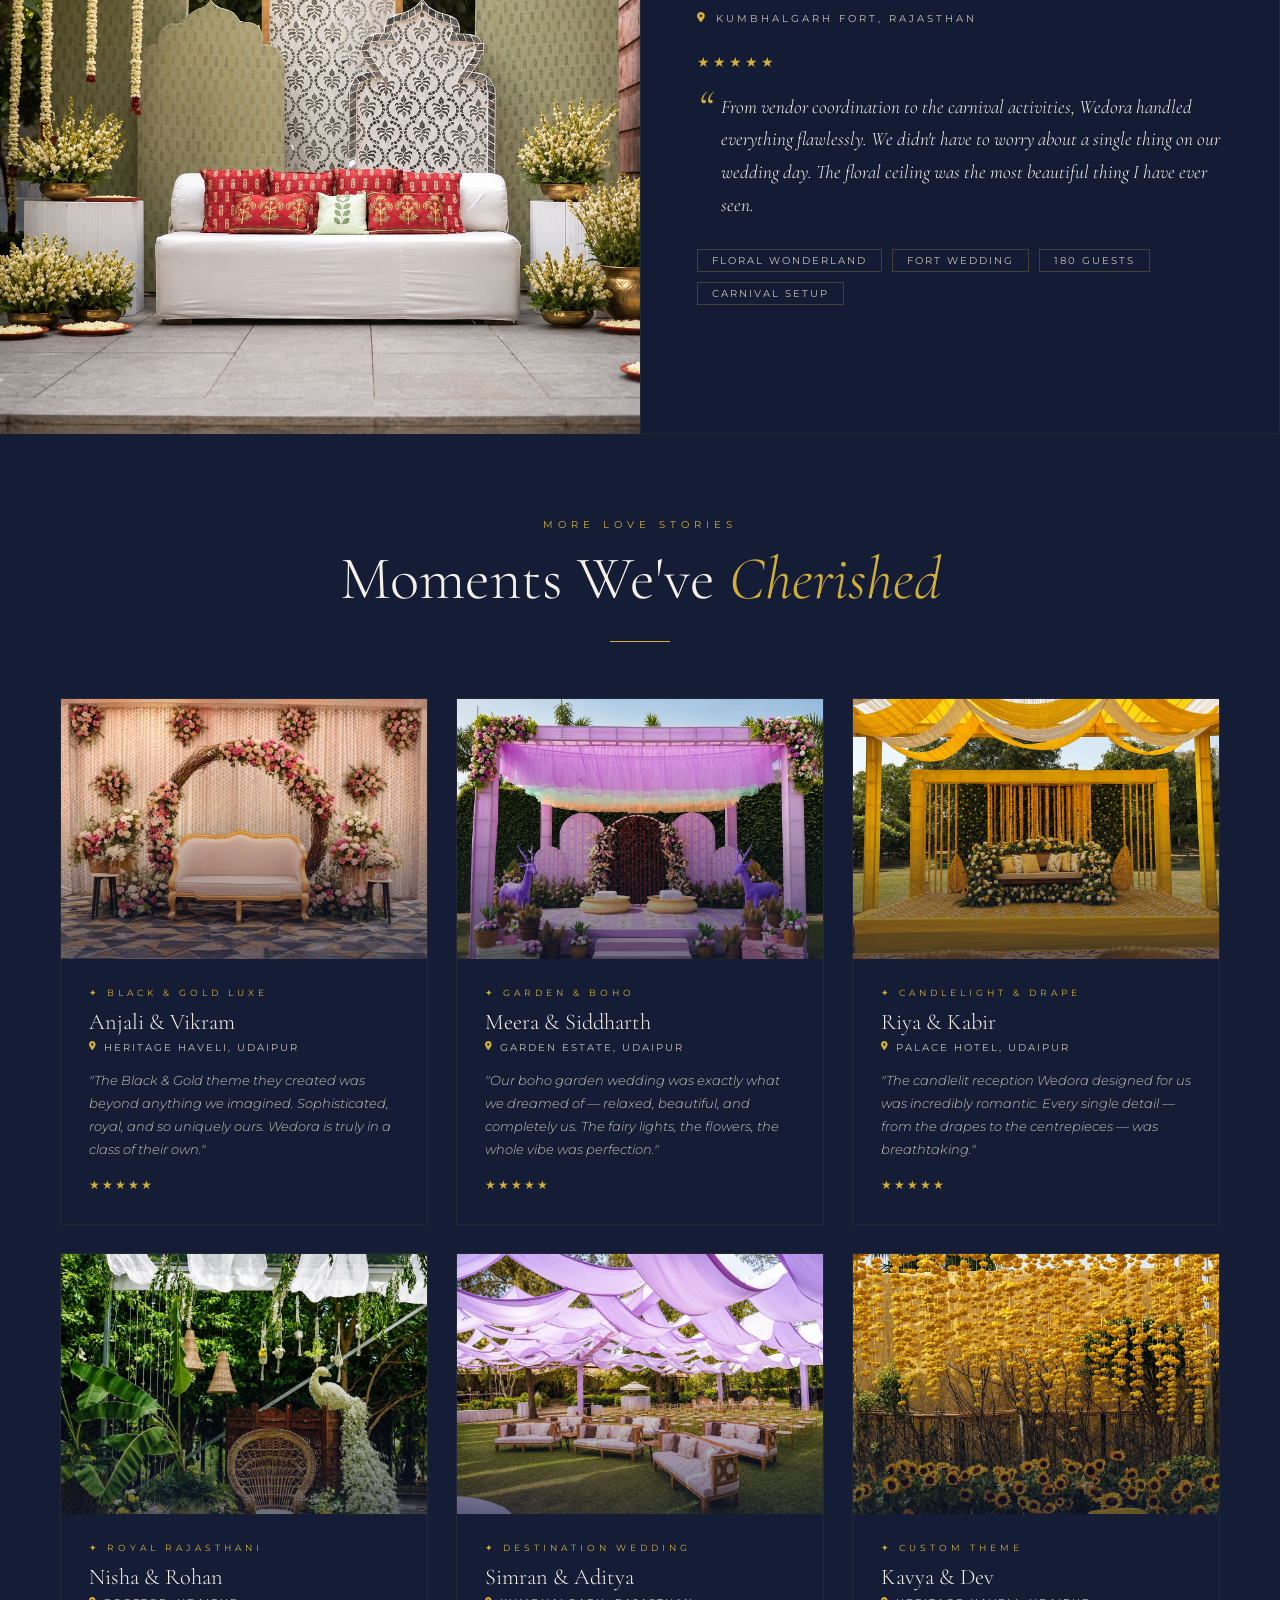
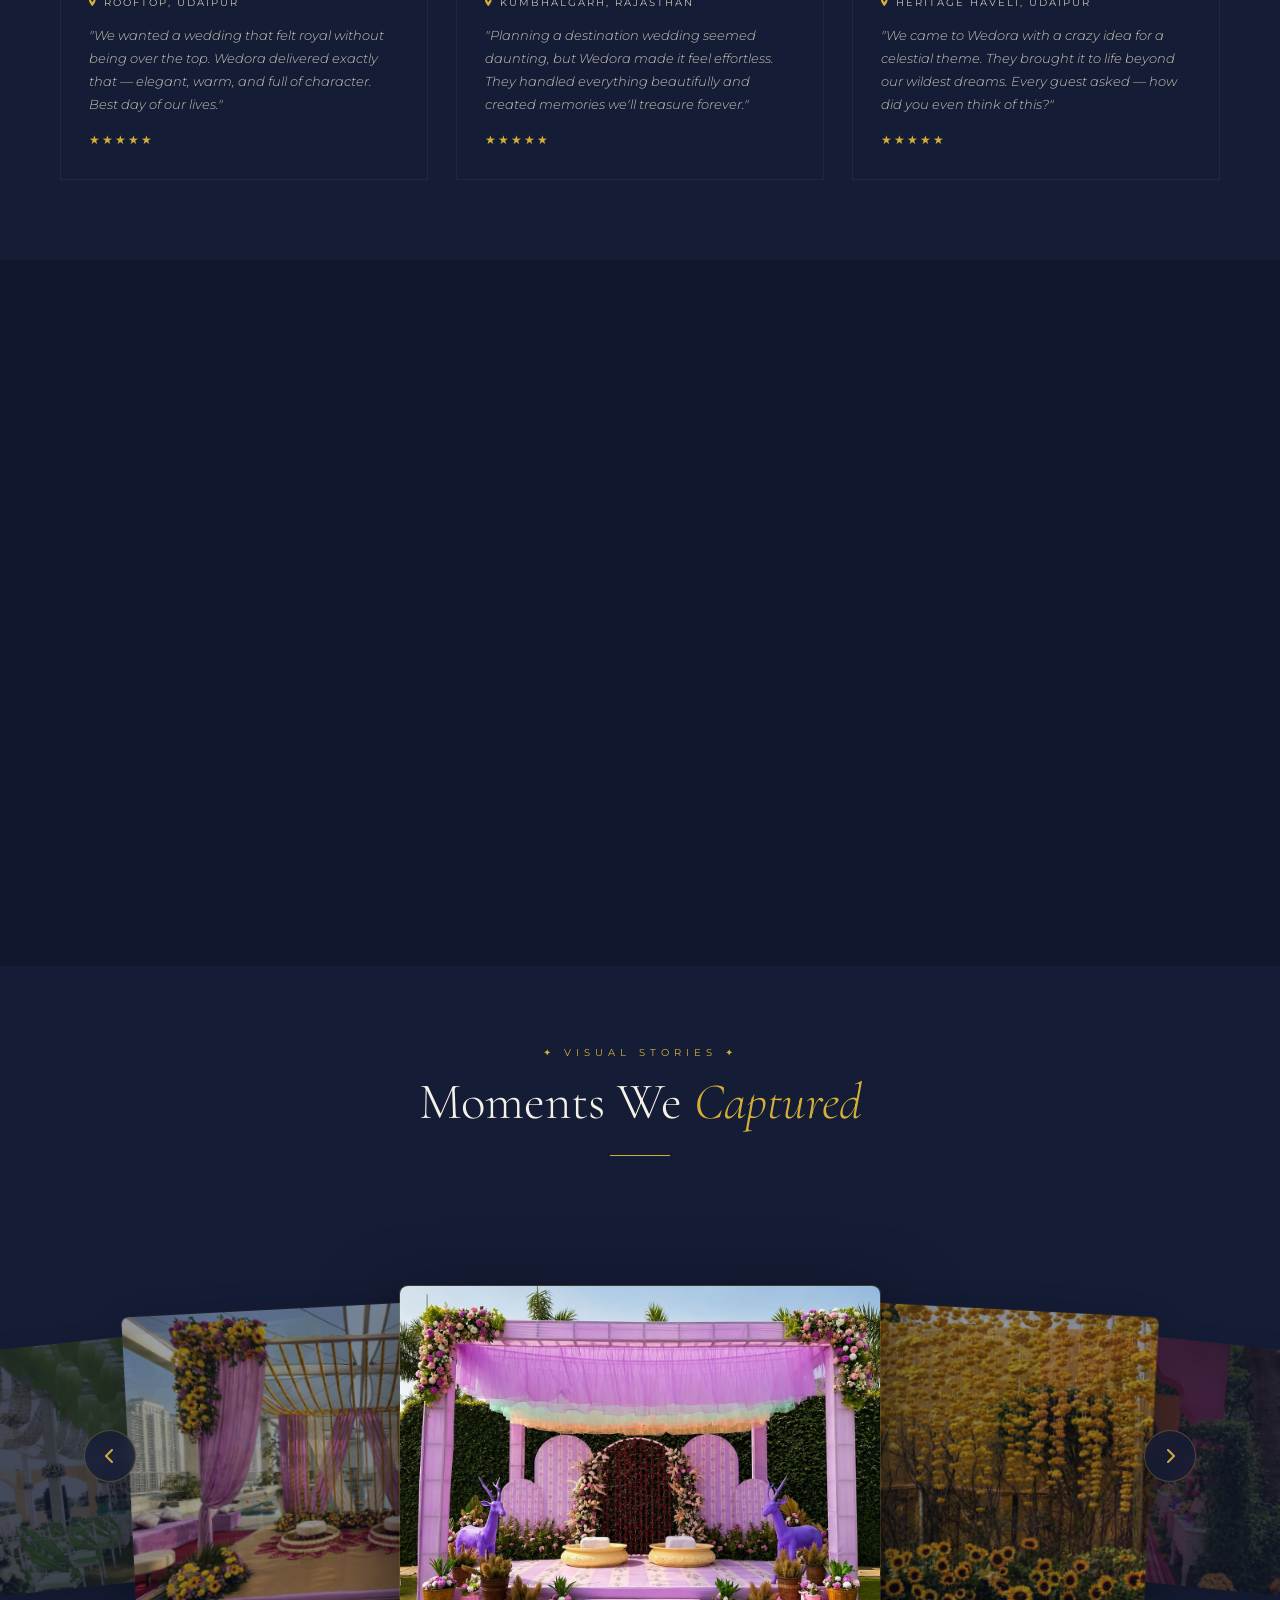
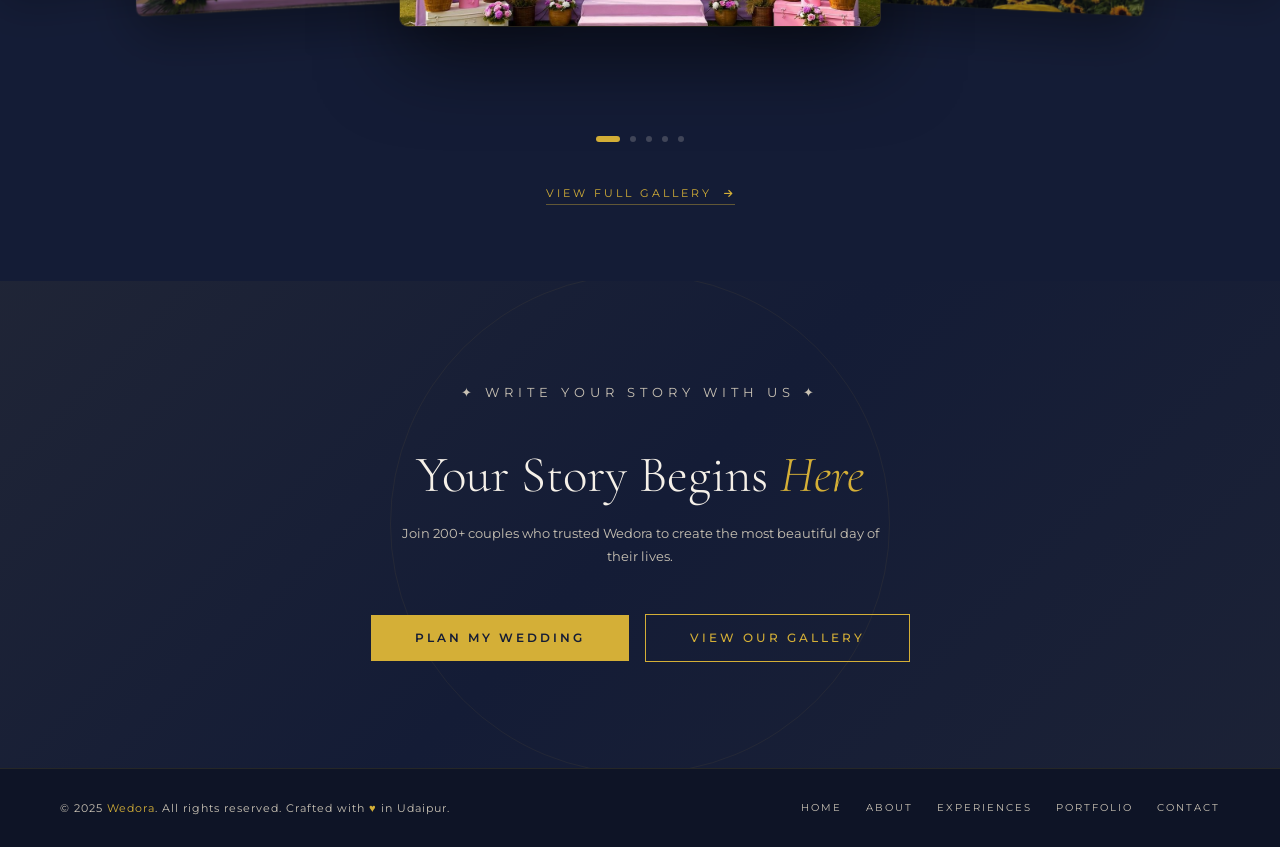
<file: stories.html>
<!DOCTYPE html>
<html lang="en">
<head>
  <meta charset="UTF-8" />
  <meta name="viewport" content="width=device-width, initial-scale=1.0" />
  <title>Love Stories — Wedora</title>
  <link href="https://fonts.googleapis.com/css2?family=Cormorant+Garamond:ital,wght@0,300;0,400;0,600;1,300;1,400&family=Montserrat:wght@300;400;500;600&display=swap" rel="stylesheet" />
  <link rel="stylesheet" href="https://cdnjs.cloudflare.com/ajax/libs/font-awesome/6.5.0/css/all.min.css" />
  <link rel="stylesheet" href="stacked-gallery.css" />
  <style>
    :root { --navy:#141c36; --gold:#D4AF37; --gold-light:#e8cc6a; --ivory:#F5F0E8; --ivory-dim:#c9c2b4; --transition:cubic-bezier(0.77,0,0.175,1); }
    *,*::before,*::after{margin:0;padding:0;box-sizing:border-box;}
    html{scroll-behavior:smooth;}
    body{background:var(--navy);color:var(--ivory);font-family:'Montserrat',sans-serif;overflow-x:hidden;}
    ::-webkit-scrollbar{width:4px;} ::-webkit-scrollbar-track{background:var(--navy);} ::-webkit-scrollbar-thumb{background:var(--gold);border-radius:2px;}

    nav{position:fixed;top:0;left:0;right:0;z-index:1000;display:flex;align-items:center;justify-content:space-between;padding:24px 60px;background:rgba(20,28,54,0.95);backdrop-filter:blur(16px);border-bottom:1px solid rgba(212,175,55,0.15);transition:padding 0.4s ease;}
    nav.scrolled{padding:16px 60px;}
    .nav-logo{text-decoration:none;}
    .nav-links{display:flex;gap:40px;list-style:none;}
    .nav-links a{color:var(--ivory);text-decoration:none;font-size:0.72rem;letter-spacing:3px;text-transform:uppercase;font-weight:500;position:relative;padding-bottom:4px;transition:color 0.3s ease;}
    .nav-links a::after{content:'';position:absolute;bottom:0;left:0;width:0;height:1px;background:var(--gold);transition:width 0.4s var(--transition);}
    .nav-links a:hover,.nav-links a.active{color:var(--gold);}
    .nav-links a:hover::after,.nav-links a.active::after{width:100%;}
    .nav-cta{background:transparent;border:1px solid var(--gold);color:var(--gold);padding:10px 28px;font-family:'Montserrat',sans-serif;font-size:0.7rem;letter-spacing:3px;text-transform:uppercase;cursor:pointer;transition:all 0.4s ease;text-decoration:none;}
    .nav-cta:hover{background:var(--gold);color:var(--navy);}
    .hamburger{display:none;flex-direction:column;gap:5px;cursor:pointer;}
    .hamburger span{width:28px;height:1px;background:var(--gold);display:block;}

    .page-hero{height:60vh;padding-top:88px;position:relative;display:flex;align-items:center;justify-content:center;overflow:hidden;}
    .page-hero-bg{position:absolute;inset:0;background:url('images/optimized/Carnival Reverie/2.jpg') center/cover;}
    .page-hero-bg::after{content:'';position:absolute;inset:0;background:linear-gradient(135deg,rgba(20,28,54,0.92),rgba(20,28,54,0.58),rgba(20,28,54,0.88));}
    .page-hero-content{position:relative;z-index:2;text-align:center;}
    .page-hero-eyebrow{font-size:0.65rem;letter-spacing:6px;text-transform:uppercase;color:var(--gold);margin-bottom:16px;}
    .page-hero-title{font-family:'Cormorant Garamond',serif;font-size:clamp(3rem,7vw,5.5rem);font-weight:300;color:var(--ivory);line-height:1.05;}
    .page-hero-title span{color:var(--gold);font-style:italic;}
    .page-hero-sub{font-size:0.72rem;letter-spacing:3px;text-transform:uppercase;color:var(--ivory-dim);margin-top:18px;}
    .breadcrumb{position:absolute;bottom:32px;left:60px;z-index:2;display:flex;align-items:center;gap:12px;font-size:0.65rem;letter-spacing:2px;text-transform:uppercase;}
    .breadcrumb a{color:var(--gold);text-decoration:none;} .breadcrumb span{color:var(--ivory-dim);} .breadcrumb i{color:rgba(212,175,55,0.5);font-size:0.5rem;}

    .section-label{font-size:0.62rem;letter-spacing:5px;text-transform:uppercase;color:var(--gold);margin-bottom:16px;}
    .section-title{font-family:'Cormorant Garamond',serif;font-size:clamp(2.2rem,5vw,3.8rem);font-weight:300;line-height:1.1;color:var(--ivory);}
    .section-title span{color:var(--gold);font-style:italic;}
    .gold-line{width:60px;height:1px;background:var(--gold);margin:28px auto;}

    /* INTRO */
    .stories-intro{text-align:center;padding:80px 60px 40px;}
    .stories-intro p{font-size:0.88rem;color:var(--ivory-dim);line-height:1.9;max-width:600px;margin:0 auto;font-weight:300;}

    /* FEATURED STORY */
    .featured-story{display:grid;grid-template-columns:1fr 1fr;min-height:600px;margin-bottom:4px;}
    .featured-story-img{position:relative;overflow:hidden;}
    .featured-story-img img{width:100%;height:100%;object-fit:cover;transition:transform 1s var(--transition);}
    .featured-story:hover .featured-story-img img{transform:scale(1.04);}
    .featured-story-content{background:rgba(20,28,54,0.7);backdrop-filter:blur(4px);border:1px solid rgba(212,175,55,0.08);padding:70px 56px;display:flex;flex-direction:column;justify-content:center;}
    .story-tag{font-size:0.58rem;letter-spacing:5px;text-transform:uppercase;color:var(--gold);margin-bottom:16px;}
    .story-couple{font-family:'Cormorant Garamond',serif;font-size:clamp(2rem,4vw,3rem);color:var(--ivory);font-weight:300;margin-bottom:8px;}
    .story-couple span{color:var(--gold);font-style:italic;}
    .story-location{font-size:0.65rem;letter-spacing:3px;text-transform:uppercase;color:var(--ivory-dim);margin-bottom:28px;display:flex;align-items:center;gap:8px;}
    .story-location i{color:var(--gold);}
    .story-stars{color:var(--gold);font-size:0.9rem;margin-bottom:20px;letter-spacing:3px;}
    .story-quote{font-family:'Cormorant Garamond',serif;font-size:1.2rem;color:var(--ivory);line-height:1.7;font-style:italic;font-weight:300;margin-bottom:28px;position:relative;padding-left:24px;}
    .story-quote::before{content:'\201C';position:absolute;left:0;top:-8px;font-size:3rem;color:var(--gold);line-height:1;}
    .story-theme-tags{display:flex;flex-wrap:wrap;gap:10px;}
    .s-tag{padding:5px 14px;border:1px solid rgba(212,175,55,0.25);font-size:0.6rem;letter-spacing:2px;text-transform:uppercase;color:var(--ivory-dim);}

    /* STORIES GRID */
    .stories-section{padding:80px 60px;}
    .stories-grid{display:grid;grid-template-columns:repeat(3,1fr);gap:28px;}
    .story-card{background:rgba(20,28,54,0.5);border:1px solid rgba(212,175,55,0.08);overflow:hidden;transition:all 0.4s ease;cursor:pointer;}
    .story-card:hover{border-color:rgba(212,175,55,0.35);transform:translateY(-4px);}
    .story-card-img{height:260px;overflow:hidden;position:relative;}
    .story-card-img img{width:100%;height:100%;object-fit:cover;transition:transform 0.8s var(--transition);}
    .story-card:hover .story-card-img img{transform:scale(1.07);}
    .story-card-img-overlay{position:absolute;inset:0;background:linear-gradient(to top,rgba(20,28,54,0.6),transparent 60%);}
    .story-card-body{padding:28px 28px 32px;}
    .story-card-tag{font-size:0.58rem;letter-spacing:4px;text-transform:uppercase;color:var(--gold);margin-bottom:10px;}
    .story-card-name{font-family:'Cormorant Garamond',serif;font-size:1.4rem;color:var(--ivory);font-weight:300;margin-bottom:6px;}
    .story-card-loc{font-size:0.62rem;letter-spacing:2px;text-transform:uppercase;color:var(--ivory-dim);margin-bottom:16px;display:flex;align-items:center;gap:6px;}
    .story-card-loc i{color:var(--gold);font-size:0.55rem;}
    .story-card-quote{font-size:0.8rem;color:var(--ivory-dim);line-height:1.8;font-weight:300;font-style:italic;}
    .story-card-stars{color:var(--gold);font-size:0.75rem;margin-top:16px;letter-spacing:2px;}

    /* FULL TESTIMONIAL SLIDER */
    .slider-section{padding:100px 60px;background:rgba(0,0,0,0.15);}
    .slider-header{text-align:center;margin-bottom:60px;}
    .testimonial-slider{max-width:860px;margin:0 auto;}
    .t-slide{display:none;text-align:center;animation:fadeUp 0.6s ease;}
    .t-slide.active{display:block;}
    @keyframes fadeUp{from{opacity:0;transform:translateY(20px);}to{opacity:1;transform:translateY(0);}}
    .t-stars{color:var(--gold);font-size:1rem;margin-bottom:20px;letter-spacing:4px;}
    .t-quote{font-family:'Cormorant Garamond',serif;font-size:clamp(1.4rem,3vw,2rem);color:var(--ivory);line-height:1.65;font-style:italic;font-weight:300;margin-bottom:36px;}
    .t-quote::before{content:'\201C';color:var(--gold);font-size:3.5rem;line-height:0;vertical-align:-0.6rem;margin-right:4px;}
    .t-author{font-size:0.72rem;letter-spacing:3px;text-transform:uppercase;color:var(--gold);}
    .t-location{font-size:0.65rem;color:var(--ivory-dim);margin-top:8px;letter-spacing:2px;}
    .t-nav{display:flex;justify-content:center;gap:12px;margin-top:48px;}
    .t-dot{width:6px;height:6px;border-radius:50%;background:rgba(245,240,232,0.2);cursor:pointer;transition:all 0.3s ease;}
    .t-dot.active{background:var(--gold);width:22px;border-radius:3px;}

    /* CTA */
    .page-cta{padding:100px 60px;text-align:center;background:linear-gradient(135deg,rgba(212,175,55,0.06),rgba(20,28,54,0.8),rgba(212,175,55,0.04));position:relative;overflow:hidden;}
    .page-cta::before{content:'';position:absolute;top:50%;left:50%;transform:translate(-50%,-50%);width:500px;height:500px;border-radius:50%;border:1px solid rgba(212,175,55,0.07);}
    .page-cta h2{font-family:'Cormorant Garamond',serif;font-size:clamp(2rem,4vw,3.5rem);color:var(--ivory);font-weight:300;margin-bottom:16px;position:relative;z-index:1;}
    .page-cta h2 span{color:var(--gold);font-style:italic;}
    .page-cta p{font-size:0.8rem;color:var(--ivory-dim);margin-bottom:40px;line-height:1.8;max-width:480px;margin-left:auto;margin-right:auto;position:relative;z-index:1;}
    .btn-gold{background:var(--gold);color:var(--navy);padding:16px 44px;font-size:0.72rem;letter-spacing:3px;text-transform:uppercase;text-decoration:none;font-weight:600;transition:all 0.4s ease;display:inline-block;font-family:'Montserrat',sans-serif;margin:6px;position:relative;z-index:1;}
    .btn-gold:hover{background:var(--gold-light);transform:translateY(-2px);}
    .btn-outline-gold{background:transparent;color:var(--gold);padding:16px 44px;font-size:0.72rem;letter-spacing:3px;text-transform:uppercase;text-decoration:none;font-weight:500;border:1px solid var(--gold);transition:all 0.4s ease;display:inline-block;font-family:'Montserrat',sans-serif;margin:6px;position:relative;z-index:1;}
    .btn-outline-gold:hover{background:var(--gold);color:var(--navy);}

    .footer-mini{background:rgba(0,0,0,0.3);border-top:1px solid rgba(212,175,55,0.12);padding:32px 60px;display:flex;justify-content:space-between;align-items:center;flex-wrap:wrap;gap:16px;}
    .footer-mini p{font-size:0.7rem;color:var(--ivory-dim);letter-spacing:1px;} .footer-mini span{color:var(--gold);}
    .footer-mini-links{display:flex;gap:24px;}
    .footer-mini-links a{color:var(--ivory-dim);text-decoration:none;font-size:0.65rem;letter-spacing:2px;text-transform:uppercase;transition:color 0.3s ease;}
    .footer-mini-links a:hover{color:var(--gold);}

    .whatsapp-float{position:fixed;bottom:36px;right:36px;z-index:999;width:56px;height:56px;border-radius:50%;background:#25D366;display:flex;align-items:center;justify-content:center;color:white;font-size:1.5rem;text-decoration:none;box-shadow:0 8px 32px rgba(37,211,102,0.4);transition:all 0.3s ease;animation:pulse 2.5s ease infinite;}
    .whatsapp-float:hover{transform:scale(1.1);}
    @keyframes pulse{0%,100%{box-shadow:0 8px 32px rgba(37,211,102,0.4);}50%{box-shadow:0 8px 48px rgba(37,211,102,0.7);}}

    .mobile-menu{display:none;position:fixed;inset:0;background:rgba(20,28,54,0.98);backdrop-filter:blur(20px);z-index:998;flex-direction:column;align-items:center;justify-content:center;gap:36px;}
    .mobile-menu.open{display:flex;}
    .mobile-menu a{font-family:'Cormorant Garamond',serif;font-size:2.5rem;color:var(--ivory);text-decoration:none;font-weight:300;transition:color 0.3s ease;}
    .mobile-menu a:hover{color:var(--gold);}
    .menu-close{position:absolute;top:28px;right:36px;font-size:1.5rem;color:var(--gold);cursor:pointer;background:none;border:none;}

    .reveal{opacity:0;transform:translateY(36px);transition:opacity 0.9s ease,transform 0.9s var(--transition);}
    .reveal.visible{opacity:1;transform:translateY(0);}

    @media(max-width:1024px){
      nav{padding:18px 32px;} .stories-intro{padding:60px 32px 30px;}
      .featured-story{grid-template-columns:1fr;min-height:auto;}
      .featured-story-img{height:400px;} .featured-story-content{padding:48px 40px;}
      .stories-section{padding:60px 32px;} .stories-grid{grid-template-columns:repeat(2,1fr);}
      .slider-section{padding:80px 32px;}
    }
    @media(max-width:768px){
      .nav-links,.nav-cta{display:none;} .hamburger{display:flex;}
      .page-hero{height:50vh;} .breadcrumb{left:24px;}
      .stories-intro{padding:50px 20px 20px;} .stories-section{padding:50px 20px;}
      .stories-grid{grid-template-columns:1fr;} .slider-section{padding:60px 20px;}
      .page-cta{padding:70px 20px;} .footer-mini{padding:24px;flex-direction:column;text-align:center;}
    }
    #page-overlay{position:fixed;inset:0;background:#141c36;z-index:9998;transition:opacity .26s ease;pointer-events:none;}
  </style>
</head>
<body>
<div id="page-overlay"></div>

<a href="https://wa.me/918769919003" target="_blank" class="whatsapp-float"><i class="fab fa-whatsapp"></i></a>

<div class="mobile-menu" id="mobileMenu">
  <button class="menu-close" onclick="closeMobileMenu()"><i class="fas fa-times"></i></button>
  <a href="index.html" onclick="closeMobileMenu()">Home</a>
  <a href="about.html" onclick="closeMobileMenu()">About</a>
  <a href="services.html" onclick="closeMobileMenu()">Experiences</a>
  <a href="gallery.html" onclick="closeMobileMenu()">Portfolio</a>
  <a href="stories.html" onclick="closeMobileMenu()">Journal</a>
  <a href="contact.html" onclick="closeMobileMenu()">Contact</a>
</div>

<nav id="navbar">
  <a href="index.html" class="nav-logo"><img src="images/logo.png" alt="Wedora Logo" style="height: 52px; width: auto;" /></a>
  <ul class="nav-links">
    <li><a href="about.html">About</a></li>
    <li><a href="services.html">Experiences</a></li>
    <li><a href="gallery.html">Portfolio</a></li>
    <li><a href="stories.html" class="active">Journal</a></li>
    <li><a href="contact.html">Contact</a></li>
  </ul>
  <a href="https://wa.me/918769919003" class="nav-cta" target="_blank">Book Consultation</a>
  <div class="hamburger" onclick="openMobileMenu()"><span></span><span></span><span></span></div>
</nav>

<div class="page-hero">
  <div class="page-hero-bg"></div>
  <div class="page-hero-content">
    <p class="page-hero-eyebrow">✦ Real Weddings ✦</p>
    <h1 class="page-hero-title">Love <span>Stories</span></h1>
    <p class="page-hero-sub">Every Wedding We Touch Becomes A Story Worth Telling</p>
  </div>
  <div class="breadcrumb">
    <a href="index.html">Home</a>
    <i class="fas fa-chevron-right"></i>
    <span>Stories</span>
  </div>
</div>

<div class="stories-intro reveal">
  <p class="section-label" style="text-align:center;">Words From Our Couples</p><br/>
  <p>Every love story is unique — and so is every Wedora wedding. Here are a few of the beautiful moments and heartfelt words shared by the couples we've had the honour of celebrating.</p>
</div>

<!-- FEATURED STORIES -->
<div class="featured-story reveal">
  <div class="featured-story-img">
    <img src="images/optimized/Petals in Lilac/3.jpg" alt="Petals in Lilac · Rooftop Mandap" />
  </div>
  <div class="featured-story-content">
    <p class="story-tag">✦ Featured Story · Royal Rajasthani Theme</p>
    <h2 class="story-couple">Priya & <span>Arjun</span></h2>
    <p class="story-location"><i class="fas fa-map-marker-alt"></i> Lake Pichola, Udaipur</p>
    <div class="story-stars">★★★★★</div>
    <p class="story-quote">Wedora turned our dream into reality. Every corner of the venue was pure magic — the florals, the lighting, the stage. Our guests couldn't stop talking about it for weeks. We still can't believe it was our wedding.</p>
    <div class="story-theme-tags">
      <span class="s-tag">Royal Rajasthani</span>
      <span class="s-tag">Lakeside</span>
      <span class="s-tag">250 Guests</span>
      <span class="s-tag">3-Day Celebration</span>
    </div>
  </div>
</div>

<div class="featured-story reveal">
  <div class="featured-story-img">
    <img src="images/optimized/Sage Symphony/2.jpg" alt="Sage Symphony · Mughal Arch" />
  </div>
  <div class="featured-story-content">
    <p class="story-tag">✦ Featured Story · Floral Wonderland Theme</p>
    <h2 class="story-couple">Sneha & <span>Rahul</span></h2>
    <p class="story-location"><i class="fas fa-map-marker-alt"></i> Kumbhalgarh Fort, Rajasthan</p>
    <div class="story-stars">★★★★★</div>
    <p class="story-quote">From vendor coordination to the carnival activities, Wedora handled everything flawlessly. We didn't have to worry about a single thing on our wedding day. The floral ceiling was the most beautiful thing I have ever seen.</p>
    <div class="story-theme-tags">
      <span class="s-tag">Floral Wonderland</span>
      <span class="s-tag">Fort Wedding</span>
      <span class="s-tag">180 Guests</span>
      <span class="s-tag">Carnival Setup</span>
    </div>
  </div>
</div>

<!-- STORIES GRID -->
<div class="stories-section">
  <div style="text-align:center;margin-bottom:56px;" class="reveal">
    <p class="section-label">More Love Stories</p>
    <h2 class="section-title">Moments We've <span>Cherished</span></h2>
    <div class="gold-line"></div>
  </div>
  <div class="stories-grid">
    <div class="story-card reveal">
      <div class="story-card-img">
        <img src="images/instagram/optimized/ig_3.jpg" alt="Floral Arch Sofa · Luxe Décor" />
        <div class="story-card-img-overlay"></div>
      </div>
      <div class="story-card-body">
        <p class="story-card-tag">✦ Black & Gold Luxe</p>
        <h3 class="story-card-name">Anjali & Vikram</h3>
        <p class="story-card-loc"><i class="fas fa-map-marker-alt"></i> Heritage Haveli, Udaipur</p>
        <p class="story-card-quote">"The Black & Gold theme they created was beyond anything we imagined. Sophisticated, royal, and so uniquely ours. Wedora is truly in a class of their own."</p>
        <div class="story-card-stars">★★★★★</div>
      </div>
    </div>
    <div class="story-card reveal">
      <div class="story-card-img">
        <img src="images/optimized/Petals in Lilac/1.jpg" alt="Petals in Lilac · Mandap" />
        <div class="story-card-img-overlay"></div>
      </div>
      <div class="story-card-body">
        <p class="story-card-tag">✦ Garden & Boho</p>
        <h3 class="story-card-name">Meera & Siddharth</h3>
        <p class="story-card-loc"><i class="fas fa-map-marker-alt"></i> Garden Estate, Udaipur</p>
        <p class="story-card-quote">"Our boho garden wedding was exactly what we dreamed of — relaxed, beautiful, and completely us. The fairy lights, the flowers, the whole vibe was perfection."</p>
        <div class="story-card-stars">★★★★★</div>
      </div>
    </div>
    <div class="story-card reveal">
      <div class="story-card-img">
        <img src="images/optimized/Yellow Botanica/5.jpg" alt="Yellow Botanica · Mandap" />
        <div class="story-card-img-overlay"></div>
      </div>
      <div class="story-card-body">
        <p class="story-card-tag">✦ Candlelight & Drape</p>
        <h3 class="story-card-name">Riya & Kabir</h3>
        <p class="story-card-loc"><i class="fas fa-map-marker-alt"></i> Palace Hotel, Udaipur</p>
        <p class="story-card-quote">"The candlelit reception Wedora designed for us was incredibly romantic. Every single detail — from the drapes to the centrepieces — was breathtaking."</p>
        <div class="story-card-stars">★★★★★</div>
      </div>
    </div>
    <div class="story-card reveal">
      <div class="story-card-img">
        <img src="images/optimized/Sage Symphony/4.jpg" alt="Sage Symphony · Boho" />
        <div class="story-card-img-overlay"></div>
      </div>
      <div class="story-card-body">
        <p class="story-card-tag">✦ Royal Rajasthani</p>
        <h3 class="story-card-name">Nisha & Rohan</h3>
        <p class="story-card-loc"><i class="fas fa-map-marker-alt"></i> Rooftop, Udaipur</p>
        <p class="story-card-quote">"We wanted a wedding that felt royal without being over the top. Wedora delivered exactly that — elegant, warm, and full of character. Best day of our lives."</p>
        <div class="story-card-stars">★★★★★</div>
      </div>
    </div>
    <div class="story-card reveal">
      <div class="story-card-img">
        <img src="images/optimized/Petals in Lilac/6.jpg" alt="Petals in Lilac · Lawn" />
        <div class="story-card-img-overlay"></div>
      </div>
      <div class="story-card-body">
        <p class="story-card-tag">✦ Destination Wedding</p>
        <h3 class="story-card-name">Simran & Aditya</h3>
        <p class="story-card-loc"><i class="fas fa-map-marker-alt"></i> Kumbhalgarh, Rajasthan</p>
        <p class="story-card-quote">"Planning a destination wedding seemed daunting, but Wedora made it feel effortless. They handled everything beautifully and created memories we'll treasure forever."</p>
        <div class="story-card-stars">★★★★★</div>
      </div>
    </div>
    <div class="story-card reveal">
      <div class="story-card-img">
        <img src="images/optimized/Yellow Botanica/10.jpg" alt="Yellow Botanica · Ceiling" />
        <div class="story-card-img-overlay"></div>
      </div>
      <div class="story-card-body">
        <p class="story-card-tag">✦ Custom Theme</p>
        <h3 class="story-card-name">Kavya & Dev</h3>
        <p class="story-card-loc"><i class="fas fa-map-marker-alt"></i> Heritage Haveli, Udaipur</p>
        <p class="story-card-quote">"We came to Wedora with a crazy idea for a celestial theme. They brought it to life beyond our wildest dreams. Every guest asked — how did you even think of this?"</p>
        <div class="story-card-stars">★★★★★</div>
      </div>
    </div>
  </div>
</div>

<!-- TESTIMONIAL SLIDER -->
<div class="slider-section">
  <div class="slider-header reveal">
    <p class="section-label">In Their Own Words</p>
    <h2 class="section-title">Straight From The <span>Heart</span></h2>
    <div class="gold-line"></div>
  </div>
  <div class="testimonial-slider reveal">
    <div class="t-slide active">
      <div class="t-stars">★★★★★</div>
      <p class="t-quote">Wedora is not just a wedding planning company — they are dream architects. Every single element of our wedding told our story. I cried happy tears all day.</p>
      <p class="t-author">Pooja & Vikrant Kapoor</p>
      <p class="t-location">Lake Pichola Palace, Udaipur</p>
    </div>
    <div class="t-slide">
      <div class="t-stars">★★★★★</div>
      <p class="t-quote">We had a very specific vision and Wedora not only matched it — they elevated it. The attention to detail, the professionalism, the warmth of the entire team was extraordinary.</p>
      <p class="t-author">Arushi & Nikhil Verma</p>
      <p class="t-location">Heritage Resort, Kumbhalgarh</p>
    </div>
    <div class="t-slide">
      <div class="t-stars">★★★★★</div>
      <p class="t-quote">Our families came from across India and everyone was in awe. Guests are still talking about the floral ceiling and the grand entrance. Wedora gave us the wedding of our lives.</p>
      <p class="t-author">Divya & Sameer Malhotra</p>
      <p class="t-location">Palace Hotel, Udaipur</p>
    </div>
    <div class="t-slide">
      <div class="t-stars">★★★★★</div>
      <p class="t-quote">From the first consultation to the last moment of the reception, the Wedora team was with us every step of the way. They feel less like vendors and more like family.</p>
      <p class="t-author">Preethi & Arun Nair</p>
      <p class="t-location">Garden Estate, Udaipur</p>
    </div>
    <div class="t-nav" id="tNav"></div>
  </div>
</div>

<!-- GALLERY SHOWCASE -->
<div class="stacked-gallery reveal" id="sgStories" tabindex="0">
  <div class="stacked-gallery-header">
    <p class="sg-label">✦ Visual Stories ✦</p>
    <h2 class="sg-title">Moments We <span>Captured</span></h2>
    <div class="sg-line"></div>
  </div>
  <div class="sg-carousel-wrap sg-small">
    <button class="sg-nav sg-nav-prev"><i class="fas fa-chevron-left"></i></button>
    <div class="sg-card"><img src="images/optimized/Petals in Lilac/1.jpg" alt="Petals in Lilac" /><div class="sg-card-overlay"><span class="sg-card-label">Priya &amp; Arjun</span><span class="sg-card-sub">Lake Pichola · Udaipur</span></div></div>
    <div class="sg-card"><img src="images/optimized/Yellow Botanica/10.jpg" alt="Yellow Botanica" /><div class="sg-card-overlay"><span class="sg-card-label">Sneha &amp; Rahul</span><span class="sg-card-sub">Kumbhalgarh Fort</span></div></div>
    <div class="sg-card"><img src="images/optimized/Carnival Reverie/2.jpg" alt="Carnival Reverie" /><div class="sg-card-overlay"><span class="sg-card-label">Anjali &amp; Vikram</span><span class="sg-card-sub">Heritage Haveli</span></div></div>
    <div class="sg-card"><img src="images/optimized/Sage Symphony/1.jpg" alt="Sage Symphony" /><div class="sg-card-overlay"><span class="sg-card-label">Meera &amp; Siddharth</span><span class="sg-card-sub">Garden Estate</span></div></div>
    <div class="sg-card"><img src="images/optimized/Petals in Lilac/3.jpg" alt="Lilac Rooftop" /><div class="sg-card-overlay"><span class="sg-card-label">Riya &amp; Kabir</span><span class="sg-card-sub">Palace Hotel</span></div></div>
    <button class="sg-nav sg-nav-next"><i class="fas fa-chevron-right"></i></button>
  </div>
  <div class="sg-dots"></div>
  <div class="sg-view-all"><a href="gallery.html">View Full Gallery <i class="fas fa-arrow-right" style="margin-left:6px;font-size:0.6rem"></i></a></div>
</div>

<!-- CTA -->
<section class="page-cta">
  <p class="section-label" style="text-align:center;position:relative;z-index:1;">✦ Write Your Story With Us ✦</p>
  <h2 class="reveal">Your Story Begins <span>Here</span></h2>
  <p class="reveal">Join 200+ couples who trusted Wedora to create the most beautiful day of their lives.</p>
  <div class="reveal">
    <a href="contact.html" class="btn-gold">Plan My Wedding</a>
    <a href="gallery.html" class="btn-outline-gold">View Our Gallery</a>
  </div>
</section>

<footer class="footer-mini">
  <p>© 2025 <span>Wedora</span>. All rights reserved. Crafted with <span>♥</span> in Udaipur.</p>
  <div class="footer-mini-links">
    <a href="index.html">Home</a>
    <a href="about.html">About</a>
    <a href="services.html">Experiences</a>
    <a href="gallery.html">Portfolio</a>
    <a href="contact.html">Contact</a>
  </div>
</footer>

<script>
  

  window.addEventListener('scroll', () => { document.getElementById('navbar').classList.toggle('scrolled', window.scrollY > 60); });
  function openMobileMenu() { document.getElementById('mobileMenu').classList.add('open'); document.body.style.overflow = 'hidden'; }
  function closeMobileMenu() { document.getElementById('mobileMenu').classList.remove('open'); document.body.style.overflow = ''; }

  const obs = new IntersectionObserver((entries) => { entries.forEach(e => { if (e.isIntersecting) { e.target.classList.add('visible'); obs.unobserve(e.target); } }); }, { threshold: 0.08 });
  document.querySelectorAll('.reveal').forEach(el => obs.observe(el));

  // Testimonial slider
  const slides = document.querySelectorAll('.t-slide');
  const nav = document.getElementById('tNav');
  let cur = 0;
  slides.forEach((_, i) => {
    const d = document.createElement('div');
    d.className = 't-dot' + (i === 0 ? ' active' : '');
    d.addEventListener('click', () => goTo(i));
    nav.appendChild(d);
  });
  function goTo(n) {
    slides[cur].classList.remove('active'); nav.children[cur].classList.remove('active');
    cur = n; slides[cur].classList.add('active'); nav.children[cur].classList.add('active');
  }
  setInterval(() => goTo((cur + 1) % slides.length), 5000);

  var _ov=document.getElementById('page-overlay');
  requestAnimationFrame(function(){requestAnimationFrame(function(){_ov.style.opacity='0';});});
  document.querySelectorAll('a[href]').forEach(function(a){var h=a.getAttribute('href');if(!h||h[0]==='#'||/^(mailto:|tel:|http)/.test(h))return;a.addEventListener('click',function(e){e.preventDefault();var d=this.href;_ov.style.pointerEvents='all';_ov.style.opacity='1';setTimeout(function(){window.location.href=d;},265);});});
</script>
<script src="stacked-gallery.js"></script>
</body>
</html>
</file>
<file: stacked-gallery.css>
/* ══════════════════════════════════════
   STACKED CARD FAN GALLERY
   Reusable across all Wedora pages
══════════════════════════════════════ */

.stacked-gallery {
  position: relative;
  width: 100%;
  padding: 80px 60px;
  overflow: hidden;
}

.stacked-gallery-header {
  text-align: center;
  margin-bottom: 60px;
}

.stacked-gallery-header .sg-label {
  font-size: 0.62rem;
  letter-spacing: 5px;
  text-transform: uppercase;
  color: var(--gold);
  margin-bottom: 16px;
}

.stacked-gallery-header .sg-title {
  font-family: 'Cormorant Garamond', serif;
  font-size: clamp(2rem, 4vw, 3.5rem);
  font-weight: 300;
  color: var(--ivory);
  line-height: 1.1;
}

.stacked-gallery-header .sg-title span {
  color: var(--gold);
  font-style: italic;
}

.stacked-gallery-header .sg-line {
  width: 60px;
  height: 1px;
  background: var(--gold);
  margin: 24px auto;
}

/* ── CAROUSEL WRAPPER ── */
.sg-carousel-wrap {
  position: relative;
  height: 560px;
  display: flex;
  align-items: center;
  justify-content: center;
  perspective: 1400px;
}

.sg-carousel-wrap.sg-small {
  height: 480px;
}

/* ── INDIVIDUAL CARD ── */
.sg-card {
  position: absolute;
  width: 560px;
  height: 400px;
  border-radius: 8px;
  overflow: hidden;
  cursor: pointer;
  transition: all 0.6s cubic-bezier(0.77, 0, 0.175, 1);
  box-shadow: 0 20px 60px rgba(0, 0, 0, 0.5), 0 0 0 1px rgba(212, 175, 55, 0.1);
  will-change: transform, opacity;
}

.sg-carousel-wrap.sg-small .sg-card {
  width: 480px;
  height: 340px;
}

.sg-card img {
  width: 100%;
  height: 100%;
  object-fit: cover;
  display: block;
  transition: transform 0.6s ease;
}

.sg-card:hover img {
  transform: scale(1.06);
}

/* Card overlay */
.sg-card-overlay {
  position: absolute;
  inset: 0;
  background: linear-gradient(
    to top,
    rgba(20, 28, 54, 0.85) 0%,
    rgba(20, 28, 54, 0.2) 40%,
    transparent 70%
  );
  opacity: 0;
  transition: opacity 0.4s ease;
  display: flex;
  flex-direction: column;
  justify-content: flex-end;
  padding: 28px;
}

.sg-card:hover .sg-card-overlay {
  opacity: 1;
}

.sg-card-label {
  font-family: 'Cormorant Garamond', serif;
  font-size: 1.4rem;
  color: var(--ivory);
  font-style: italic;
  transform: translateY(8px);
  transition: transform 0.4s ease;
}

.sg-card:hover .sg-card-label {
  transform: translateY(0);
}

.sg-card-sub {
  font-size: 0.62rem;
  letter-spacing: 2px;
  text-transform: uppercase;
  color: var(--gold);
  margin-top: 6px;
  opacity: 0;
  transform: translateY(8px);
  transition: all 0.4s ease 0.05s;
}

.sg-card:hover .sg-card-sub {
  opacity: 1;
  transform: translateY(0);
}

/* Gold corner accents on cards */
.sg-card::before {
  content: '';
  position: absolute;
  top: 0; left: 0;
  width: 0; height: 0;
  border-top: 2px solid var(--gold);
  border-left: 2px solid var(--gold);
  transition: width 0.4s ease, height 0.4s ease;
  z-index: 3;
}

.sg-card::after {
  content: '';
  position: absolute;
  bottom: 0; right: 0;
  width: 0; height: 0;
  border-bottom: 2px solid var(--gold);
  border-right: 2px solid var(--gold);
  transition: width 0.4s ease, height 0.4s ease;
  z-index: 3;
}

.sg-card:hover::before,
.sg-card:hover::after {
  width: 32px;
  height: 32px;
}

/* ── CARD POSITIONS (fan layout) ── */
/* Far left */
.sg-card[data-pos="-2"] {
  transform: translateX(-480px) rotate(-6deg) scale(0.72);
  opacity: 0.4;
  z-index: 1;
  filter: brightness(0.55);
}

/* Left */
.sg-card[data-pos="-1"] {
  transform: translateX(-300px) rotate(-3deg) scale(0.88);
  opacity: 0.75;
  z-index: 3;
  filter: brightness(0.75);
}

/* Center (active) */
.sg-card[data-pos="0"] {
  transform: translateX(0) rotate(0deg) scale(1);
  opacity: 1;
  z-index: 5;
  filter: brightness(1);
  box-shadow: 0 30px 80px rgba(0, 0, 0, 0.6), 0 0 0 1px rgba(212, 175, 55, 0.25);
}

/* Right */
.sg-card[data-pos="1"] {
  transform: translateX(300px) rotate(3deg) scale(0.88);
  opacity: 0.75;
  z-index: 3;
  filter: brightness(0.75);
}

/* Far right */
.sg-card[data-pos="2"] {
  transform: translateX(480px) rotate(6deg) scale(0.72);
  opacity: 0.4;
  z-index: 1;
  filter: brightness(0.55);
}

/* Hidden cards — used for infinite loop staging */
.sg-card[data-pos="hidden-left"] {
  transform: translateX(-600px) rotate(-8deg) scale(0.5);
  opacity: 0;
  z-index: 0;
  pointer-events: none;
  transition: none;
}

.sg-card[data-pos="hidden-right"] {
  transform: translateX(600px) rotate(8deg) scale(0.5);
  opacity: 0;
  z-index: 0;
  pointer-events: none;
  transition: none;
}

.sg-card[data-pos="hidden"] {
  transform: translateX(0) rotate(0deg) scale(0.5);
  opacity: 0;
  z-index: 0;
  pointer-events: none;
}

/* ── NAV ARROWS ── */
.sg-nav {
  position: absolute;
  top: 50%;
  transform: translateY(-50%);
  width: 52px;
  height: 52px;
  background: rgba(20, 28, 54, 0.8);
  border: 1px solid rgba(212, 175, 55, 0.3);
  color: var(--gold);
  display: flex;
  align-items: center;
  justify-content: center;
  cursor: pointer;
  z-index: 10;
  font-size: 1rem;
  transition: all 0.3s ease;
  backdrop-filter: blur(8px);
  border-radius: 50%;
}

.sg-nav:hover {
  background: var(--gold);
  color: var(--navy);
  border-color: var(--gold);
  transform: translateY(-50%) scale(1.1);
}

.sg-nav-prev { left: 24px; }
.sg-nav-next { right: 24px; }

/* ── DOT INDICATORS ── */
.sg-dots {
  display: flex;
  justify-content: center;
  gap: 10px;
  margin-top: 40px;
}

.sg-dot {
  width: 6px;
  height: 6px;
  border-radius: 50%;
  background: rgba(245, 240, 232, 0.2);
  cursor: pointer;
  transition: all 0.4s ease;
}

.sg-dot.active {
  background: var(--gold);
  width: 24px;
  border-radius: 3px;
}

/* ── VIEW ALL LINK ── */
.sg-view-all {
  text-align: center;
  margin-top: 40px;
}

.sg-view-all a {
  color: var(--gold);
  text-decoration: none;
  font-size: 0.7rem;
  letter-spacing: 3px;
  text-transform: uppercase;
  border-bottom: 1px solid rgba(212, 175, 55, 0.4);
  padding-bottom: 4px;
  transition: border-color 0.3s ease;
}

.sg-view-all a:hover {
  border-color: var(--gold);
}

/* ── RESPONSIVE ── */
@media (max-width: 1024px) {
  .stacked-gallery { padding: 60px 32px; }
  .sg-carousel-wrap { height: 460px; }
  .sg-carousel-wrap.sg-small { height: 400px; }
  .sg-card { width: 460px; height: 340px; }
  .sg-carousel-wrap.sg-small .sg-card { width: 400px; height: 290px; }

  .sg-card[data-pos="-2"] { transform: translateX(-380px) rotate(-5deg) scale(0.68); }
  .sg-card[data-pos="-1"] { transform: translateX(-240px) rotate(-3deg) scale(0.85); }
  .sg-card[data-pos="1"]  { transform: translateX(240px) rotate(3deg) scale(0.85); }
  .sg-card[data-pos="2"]  { transform: translateX(380px) rotate(5deg) scale(0.68); }
}

@media (max-width: 768px) {
  .stacked-gallery { padding: 50px 20px; }
  .sg-carousel-wrap { height: 380px; }
  .sg-carousel-wrap.sg-small { height: 320px; }
  .sg-card { width: 340px; height: 260px; }
  .sg-carousel-wrap.sg-small .sg-card { width: 300px; height: 230px; }

  .sg-card[data-pos="-2"] { transform: translateX(-240px) rotate(-5deg) scale(0.6); opacity: 0.25; }
  .sg-card[data-pos="-1"] { transform: translateX(-150px) rotate(-3deg) scale(0.82); }
  .sg-card[data-pos="1"]  { transform: translateX(150px) rotate(3deg) scale(0.82); }
  .sg-card[data-pos="2"]  { transform: translateX(240px) rotate(5deg) scale(0.6); opacity: 0.25; }

  .sg-nav { width: 42px; height: 42px; font-size: 0.8rem; }
  .sg-nav-prev { left: 10px; }
  .sg-nav-next { right: 10px; }
}

@media (max-width: 480px) {
  .sg-carousel-wrap { height: 320px; }
  .sg-carousel-wrap.sg-small { height: 280px; }
  .sg-card { width: 280px; height: 210px; }
  .sg-carousel-wrap.sg-small .sg-card { width: 250px; height: 190px; }

  .sg-card[data-pos="-2"], .sg-card[data-pos="2"] { opacity: 0; pointer-events: none; }
  .sg-card[data-pos="-1"] { transform: translateX(-100px) rotate(-3deg) scale(0.78); }
  .sg-card[data-pos="1"]  { transform: translateX(100px) rotate(3deg) scale(0.78); }
}
</file>
